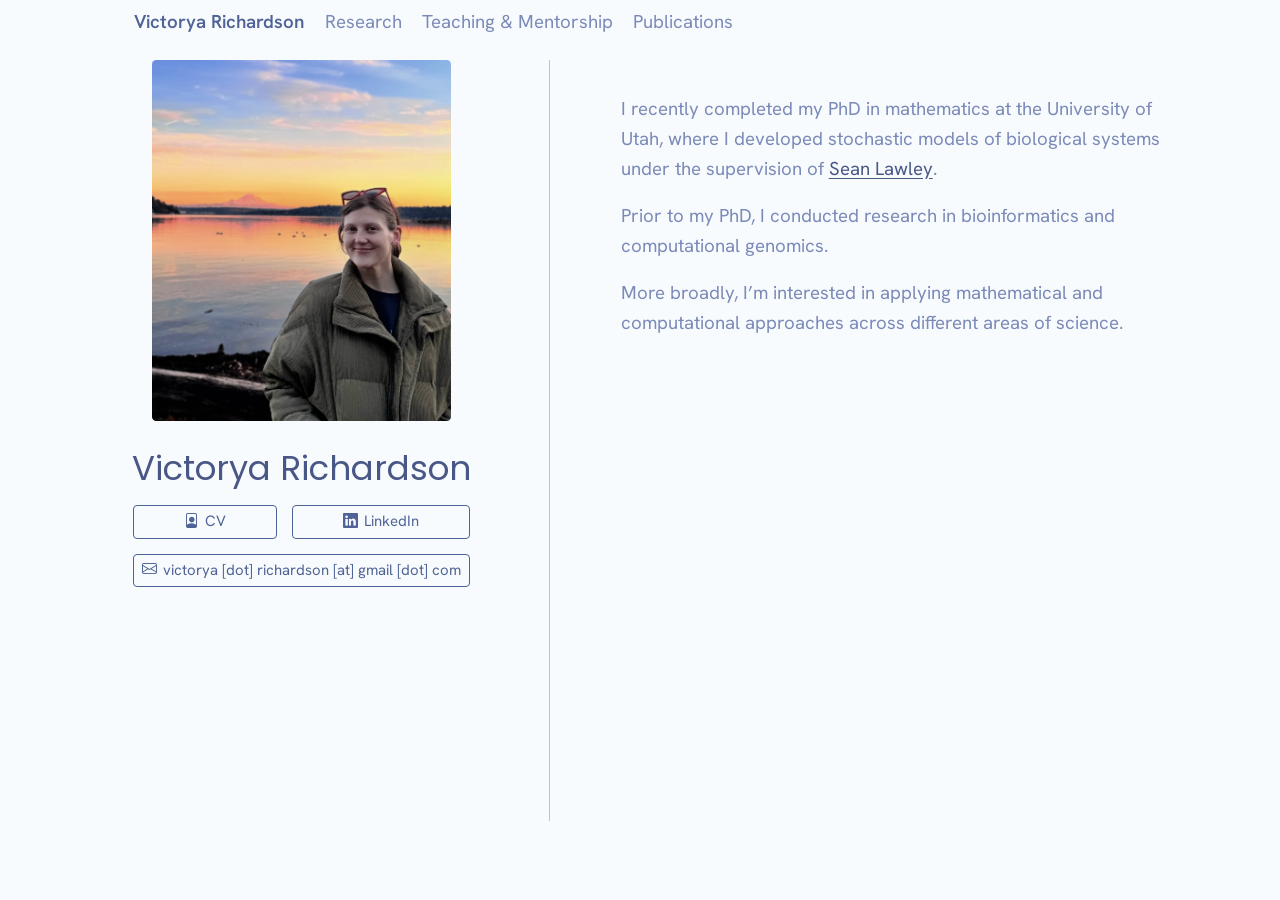
<file: index.html>
<!DOCTYPE html>
<html xmlns="http://www.w3.org/1999/xhtml" lang="en" xml:lang="en"><head>

<meta charset="utf-8">
<meta name="generator" content="quarto-1.10.18">

<meta name="viewport" content="width=device-width, initial-scale=1.0, user-scalable=yes">


<title>Victorya Richardson</title>
<style>
/* Default styles provided by pandoc.
** See https://pandoc.org/MANUAL.html#variables-for-html for config info.
*/
span.smallcaps{font-variant: small-caps;}
div.columns{display: flex; gap: 1.5em;}
div.column{flex: auto;}
@media screen {
div.columns{gap: min(4vw, 1.5em);}
div.column{overflow-x: auto;}
}
div.hanging-indent{margin-left: 1.5em; text-indent: -1.5em;}
ul.task-list{list-style: none;}
ul.task-list li input[type="checkbox"] {
  width: 0.8em;
  margin: 0 0.8em 0.2em -1em; /* quarto-specific, see https://github.com/quarto-dev/quarto-cli/issues/4556 */ 
  vertical-align: middle;
}
</style>


<script src="site_libs/quarto-nav/quarto-nav.js"></script>
<script src="site_libs/quarto-nav/headroom.min.js"></script>
<script src="site_libs/clipboard/clipboard.min.js"></script>
<script src="site_libs/quarto-html/quarto.js" type="module"></script>
<script src="site_libs/quarto-html/tabsets/tabsets.js" type="module"></script>
<script src="site_libs/quarto-html/popper.min.js"></script>
<script src="site_libs/quarto-html/tippy.umd.min.js"></script>
<link href="site_libs/quarto-html/tippy.css" rel="stylesheet">
<link href="site_libs/quarto-html/quarto-syntax-highlighting-64a204ab8560d761af7679ceaba22944.css" rel="stylesheet" class="quarto-color-scheme" id="quarto-text-highlighting-styles">
<link href="site_libs/quarto-html/quarto-syntax-highlighting-dark-b85bc7c33db8c58e0ec93c3465666fed.css" rel="stylesheet" class="quarto-color-scheme quarto-color-alternate" id="quarto-text-highlighting-styles">
<link href="site_libs/quarto-html/quarto-syntax-highlighting-64a204ab8560d761af7679ceaba22944.css" rel="stylesheet" class="quarto-color-scheme-extra" id="quarto-text-highlighting-styles">
<script src="site_libs/bootstrap/bootstrap.min.js"></script>
<link href="site_libs/bootstrap/bootstrap-icons.css" rel="stylesheet">
<link href="site_libs/bootstrap/bootstrap-d13599be659b31aaacc9b44a75b9adcc.min.css" rel="stylesheet" append-hash="true" class="quarto-color-scheme" id="quarto-bootstrap" data-mode="light">
<link href="site_libs/bootstrap/bootstrap-dark-3e5b2339313a4096a45ca24c7512d5c0.min.css" rel="stylesheet" append-hash="true" class="quarto-color-scheme quarto-color-alternate" id="quarto-bootstrap" data-mode="light">
<link href="site_libs/bootstrap/bootstrap-d13599be659b31aaacc9b44a75b9adcc.min.css" rel="stylesheet" append-hash="true" class="quarto-color-scheme-extra" id="quarto-bootstrap" data-mode="light">
<script id="quarto-search-options" type="application/json">{
  "language": {
    "search-no-results-text": "No results",
    "search-matching-documents-text": "matching documents",
    "search-copy-link-title": "Copy link to search",
    "search-hide-matches-text": "Hide additional matches",
    "search-more-match-text": "more match in this document",
    "search-more-matches-text": "more matches in this document",
    "search-clear-button-title": "Clear",
    "search-text-placeholder": "",
    "search-detached-cancel-button-title": "Cancel",
    "search-submit-button-title": "Submit",
    "search-label": "Search"
  }
}</script>


<link rel="stylesheet" href="styles.css">
</head>

<body class="nav-fixed quarto-light">

<div id="quarto-search-results"></div>
  <header id="quarto-header" class="headroom fixed-top">
    <nav class="navbar navbar-expand-lg " data-bs-theme="dark">
      <div class="navbar-container container-fluid">
          <button class="navbar-toggler" type="button" data-bs-toggle="collapse" data-bs-target="#navbarCollapse" aria-controls="navbarCollapse" role="menu" aria-expanded="false" aria-label="Toggle navigation" onclick="if (window.quartoToggleHeadroom) { window.quartoToggleHeadroom(); }">
  <span class="navbar-toggler-icon"></span>
</button>
          <div class="collapse navbar-collapse" id="navbarCollapse">
            <ul class="navbar-nav navbar-nav-scroll me-auto">
  <li class="nav-item">
    <a class="nav-link active" href="./index.html" aria-current="page"> 
<span class="menu-text">Victorya Richardson</span></a>
  </li>  
  <li class="nav-item">
    <a class="nav-link" href="./research/index.html"> 
<span class="menu-text">Research</span></a>
  </li>  
  <li class="nav-item">
    <a class="nav-link" href="./teaching-and-mentorship/index.html"> 
<span class="menu-text">Teaching &amp; Mentorship</span></a>
  </li>  
  <li class="nav-item">
    <a class="nav-link" href="./publications/index.html"> 
<span class="menu-text">Publications</span></a>
  </li>  
</ul>
          </div> <!-- /navcollapse -->
            <div class="quarto-navbar-tools">
</div>
      </div> <!-- /container-fluid -->
    </nav>
</header>
<!-- content -->
<div id="quarto-content" class="quarto-container page-columns page-rows-contents page-layout-full page-navbar">
<!-- sidebar -->
<!-- margin-sidebar -->
    
<!-- main -->
<div class="quarto-about-trestles column-page">
  <div class="about-entity">
    <img src="images/tory.png" alt="Victorya Richardson standing outdoors with Mount Rainier in the background." class="about-image
  rounded " style="width: 16em;">
<header id="title-block-header" class="quarto-title-block default">
<div class="quarto-title">
<h1 class="title">Victorya Richardson</h1>
</div>
<div class="quarto-title-meta column-page">
  </div>
</header>
    <div class="about-links">
  <a href="/files/Richardson_Resume.pdf" class="about-link" rel="noopener" target="_blank">
    <i class="bi bi-file-person"></i>
     <span class="about-link-text">CV</span>
  </a>
  <a href="https://www.linkedin.com/in/victorya-richardson/" class="about-link" rel="" target="">
    <i class="bi bi-linkedin"></i>
     <span class="about-link-text">LinkedIn</span>
  </a>
  <a href="mailto:victorya.richardson@gmail.com" class="about-link" rel="" target="">
    <i class="bi bi-envelope"></i>
     <span class="about-link-text">victorya [dot] richardson [at] gmail [dot] com</span>
  </a>
</div>
  </div>
  <div class="about-contents"><main class="content column-page" id="quarto-document-content">
<p>I recently completed my PhD in mathematics at the University of Utah, where I developed stochastic models of biological systems under the supervision of <a href="https://www.math.utah.edu/~lawley/">Sean Lawley</a>.</p>
<p>Prior to my PhD, I conducted research in bioinformatics and computational genomics.</p>
<p>More broadly, I’m interested in applying mathematical and computational approaches across different areas of science.</p>


</main></div>
</div>
 <!-- /main -->
 <!-- Cloudflare Web Analytics -->
<script defer="" src="https://static.cloudflareinsights.com/beacon.min.js" data-cf-beacon="{&quot;token&quot;:&quot;4432ab1c54954de4af74598034dc0b91&quot;}">
</script>
<!-- End Cloudflare Web Analytics -->
<script id="quarto-html-after-body" type="application/javascript">
  window.document.addEventListener("DOMContentLoaded", function (event) {
    const isCodeAnnotation = (el) => {
      for (const clz of el.classList) {
        if (clz.startsWith('code-annotation-')) {                     
          return true;
        }
      }
      return false;
    }
    const onCopySuccess = function(e) {
      // button target
      const button = e.trigger;
      // don't keep focus
      button.blur();
      // flash "checked"
      button.classList.add('code-copy-button-checked');
      var currentTitle = button.getAttribute("title");
      button.setAttribute("title", "Copied!");
      let tooltip;
      if (window.bootstrap) {
        button.setAttribute("data-bs-toggle", "tooltip");
        button.setAttribute("data-bs-placement", "left");
        button.setAttribute("data-bs-title", "Copied!");
        tooltip = new bootstrap.Tooltip(button, 
          { trigger: "manual", 
            customClass: "code-copy-button-tooltip",
            offset: [0, -8]});
        tooltip.show();    
      }
      setTimeout(function() {
        if (tooltip) {
          tooltip.hide();
          button.removeAttribute("data-bs-title");
          button.removeAttribute("data-bs-toggle");
          button.removeAttribute("data-bs-placement");
        }
        button.setAttribute("title", currentTitle);
        button.classList.remove('code-copy-button-checked');
      }, 1000);
      // clear code selection
      e.clearSelection();
    }
    const getTextToCopy = function(trigger) {
      const outerScaffold = trigger.parentElement.cloneNode(true);
      const codeEl = outerScaffold.querySelector('code');
      for (const childEl of codeEl.children) {
        if (isCodeAnnotation(childEl)) {
          childEl.remove();
        }
      }
      return codeEl.innerText;
    }
    const clipboard = new window.ClipboardJS('.code-copy-button:not([data-in-quarto-modal])', {
      text: getTextToCopy
    });
    clipboard.on('success', onCopySuccess);
    if (window.document.getElementById('quarto-embedded-source-code-modal')) {
      const clipboardModal = new window.ClipboardJS('.code-copy-button[data-in-quarto-modal]', {
        text: getTextToCopy,
        container: window.document.getElementById('quarto-embedded-source-code-modal')
      });
      clipboardModal.on('success', onCopySuccess);
    }
      var localhostRegex = new RegExp(/^(?:http|https):\/\/localhost\:?[0-9]*\//);
      var mailtoRegex = new RegExp(/^mailto:/);
        var filterRegex = new RegExp("https:\/\/victoryarichardson\.com");
      var isInternal = (href) => {
          return filterRegex.test(href) || localhostRegex.test(href) || mailtoRegex.test(href);
      }
      // Inspect non-navigation links and adorn them if external
     var links = window.document.querySelectorAll('a[href]:not(.nav-link):not(.navbar-brand):not(.toc-action):not(.sidebar-link):not(.sidebar-item-toggle):not(.pagination-link):not(.no-external):not([aria-hidden]):not(.dropdown-item):not(.quarto-navigation-tool):not(.about-link)');
      for (var i=0; i<links.length; i++) {
        const link = links[i];
        if (!isInternal(link.href)) {
          // undo the damage that might have been done by quarto-nav.js in the case of
          // links that we want to consider external
          if (link.dataset.originalHref !== undefined) {
            link.href = link.dataset.originalHref;
          }
        }
      }
    function tippyHover(el, contentFn, onTriggerFn, onUntriggerFn) {
      const config = {
        allowHTML: true,
        maxWidth: 500,
        delay: 100,
        arrow: false,
        appendTo: function(el) {
            return el.parentElement;
        },
        interactive: true,
        interactiveBorder: 10,
        theme: 'quarto',
        placement: 'bottom-start',
      };
      if (contentFn) {
        config.content = contentFn;
      }
      if (onTriggerFn) {
        config.onTrigger = onTriggerFn;
      }
      if (onUntriggerFn) {
        config.onUntrigger = onUntriggerFn;
      }
      window.tippy(el, config); 
    }
    const noterefs = window.document.querySelectorAll('a[role="doc-noteref"]');
    for (var i=0; i<noterefs.length; i++) {
      const ref = noterefs[i];
      tippyHover(ref, function() {
        // use id or data attribute instead here
        let href = ref.getAttribute('data-footnote-href') || ref.getAttribute('href');
        try { href = new URL(href).hash; } catch {}
        const id = href.replace(/^#\/?/, "");
        const note = window.document.getElementById(id);
        if (note) {
          return note.innerHTML;
        } else {
          return "";
        }
      });
    }
    const xrefs = window.document.querySelectorAll('a.quarto-xref');
    const processXRef = (id, note) => {
      // Strip column container classes
      const stripColumnClz = (el) => {
        el.classList.remove("page-full", "page-columns");
        if (el.children) {
          for (const child of el.children) {
            stripColumnClz(child);
          }
        }
      }
      stripColumnClz(note)
      if (id === null || id.startsWith('sec-')) {
        // Special case sections, only their first couple elements
        const container = document.createElement("div");
        if (note.children && note.children.length > 2) {
          container.appendChild(note.children[0].cloneNode(true));
          for (let i = 1; i < note.children.length; i++) {
            const child = note.children[i];
            if (child.tagName === "P" && child.innerText === "") {
              continue;
            } else {
              container.appendChild(child.cloneNode(true));
              break;
            }
          }
          if (window.Quarto?.typesetMath) {
            window.Quarto.typesetMath(container);
          }
          return container.innerHTML
        } else {
          if (window.Quarto?.typesetMath) {
            window.Quarto.typesetMath(note);
          }
          return note.innerHTML;
        }
      } else {
        // Remove any anchor links if they are present
        const anchorLink = note.querySelector('a.anchorjs-link');
        if (anchorLink) {
          anchorLink.remove();
        }
        if (window.Quarto?.typesetMath) {
          window.Quarto.typesetMath(note);
        }
        if (note.classList.contains("callout")) {
          return note.outerHTML;
        } else {
          return note.innerHTML;
        }
      }
    }
    for (var i=0; i<xrefs.length; i++) {
      const xref = xrefs[i];
      tippyHover(xref, undefined, function(instance) {
        instance.disable();
        let url = xref.getAttribute('href');
        let hash = undefined; 
        if (url.startsWith('#')) {
          hash = url;
        } else {
          try { hash = new URL(url).hash; } catch {}
        }
        if (hash) {
          const id = hash.replace(/^#\/?/, "");
          const note = window.document.getElementById(id);
          if (note !== null) {
            try {
              const html = processXRef(id, note.cloneNode(true));
              instance.setContent(html);
            } finally {
              instance.enable();
              instance.show();
            }
          } else {
            // See if we can fetch this
            fetch(url.split('#')[0])
            .then(res => res.text())
            .then(html => {
              const parser = new DOMParser();
              const htmlDoc = parser.parseFromString(html, "text/html");
              const note = htmlDoc.getElementById(id);
              if (note !== null) {
                const html = processXRef(id, note);
                instance.setContent(html);
              } 
            }).finally(() => {
              instance.enable();
              instance.show();
            });
          }
        } else {
          // See if we can fetch a full url (with no hash to target)
          // This is a special case and we should probably do some content thinning / targeting
          fetch(url)
          .then(res => res.text())
          .then(html => {
            const parser = new DOMParser();
            const htmlDoc = parser.parseFromString(html, "text/html");
            const note = htmlDoc.querySelector('main.content');
            if (note !== null) {
              // This should only happen for chapter cross references
              // (since there is no id in the URL)
              // remove the first header
              if (note.children.length > 0 && note.children[0].tagName === "HEADER") {
                note.children[0].remove();
              }
              const html = processXRef(null, note);
              instance.setContent(html);
            } 
          }).finally(() => {
            instance.enable();
            instance.show();
          });
        }
      }, function(instance) {
      });
    }
        let selectedAnnoteEl;
        const selectorForAnnotation = ( cell, annotation) => {
          let cellAttr = 'data-code-cell="' + cell + '"';
          let lineAttr = 'data-code-annotation="' +  annotation + '"';
          const selector = 'span[' + cellAttr + '][' + lineAttr + ']';
          return selector;
        }
        const selectCodeLines = (annoteEl) => {
          const doc = window.document;
          const targetCell = annoteEl.getAttribute("data-target-cell");
          const targetAnnotation = annoteEl.getAttribute("data-target-annotation");
          const annoteSpan = window.document.querySelector(selectorForAnnotation(targetCell, targetAnnotation));
          const lines = annoteSpan.getAttribute("data-code-lines").split(",");
          const lineIds = lines.map((line) => {
            return targetCell + "-" + line;
          })
          let top = null;
          let height = null;
          let parent = null;
          if (lineIds.length > 0) {
              //compute the position of the single el (top and bottom and make a div)
              const el = window.document.getElementById(lineIds[0]);
              top = el.offsetTop;
              height = el.offsetHeight;
              parent = el.parentElement.parentElement;
            if (lineIds.length > 1) {
              const lastEl = window.document.getElementById(lineIds[lineIds.length - 1]);
              const bottom = lastEl.offsetTop + lastEl.offsetHeight;
              height = bottom - top;
            }
            if (top !== null && height !== null && parent !== null) {
              // cook up a div (if necessary) and position it 
              let div = window.document.getElementById("code-annotation-line-highlight");
              if (div === null) {
                div = window.document.createElement("div");
                div.setAttribute("id", "code-annotation-line-highlight");
                div.style.position = 'absolute';
                parent.appendChild(div);
              }
              div.style.top = top - 2 + "px";
              div.style.height = height + 4 + "px";
              div.style.left = 0;
              let gutterDiv = window.document.getElementById("code-annotation-line-highlight-gutter");
              if (gutterDiv === null) {
                gutterDiv = window.document.createElement("div");
                gutterDiv.setAttribute("id", "code-annotation-line-highlight-gutter");
                gutterDiv.style.position = 'absolute';
                const codeCell = window.document.getElementById(targetCell);
                const gutter = codeCell.querySelector('.code-annotation-gutter');
                gutter.appendChild(gutterDiv);
              }
              gutterDiv.style.top = top - 2 + "px";
              gutterDiv.style.height = height + 4 + "px";
            }
            selectedAnnoteEl = annoteEl;
          }
        };
        const unselectCodeLines = () => {
          const elementsIds = ["code-annotation-line-highlight", "code-annotation-line-highlight-gutter"];
          elementsIds.forEach((elId) => {
            const div = window.document.getElementById(elId);
            if (div) {
              div.remove();
            }
          });
          selectedAnnoteEl = undefined;
        };
          // Handle positioning of the toggle
      window.addEventListener(
        "resize",
        throttle(() => {
          elRect = undefined;
          if (selectedAnnoteEl) {
            selectCodeLines(selectedAnnoteEl);
          }
        }, 10)
      );
      function throttle(fn, ms) {
      let throttle = false;
      let timer;
        return (...args) => {
          if(!throttle) { // first call gets through
              fn.apply(this, args);
              throttle = true;
          } else { // all the others get throttled
              if(timer) clearTimeout(timer); // cancel #2
              timer = setTimeout(() => {
                fn.apply(this, args);
                timer = throttle = false;
              }, ms);
          }
        };
      }
        // Attach click handler to the DT
        const annoteDls = window.document.querySelectorAll('dt[data-target-cell]');
        for (const annoteDlNode of annoteDls) {
          annoteDlNode.addEventListener('click', (event) => {
            const clickedEl = event.target;
            if (clickedEl !== selectedAnnoteEl) {
              unselectCodeLines();
              const activeEl = window.document.querySelector('dt[data-target-cell].code-annotation-active');
              if (activeEl) {
                activeEl.classList.remove('code-annotation-active');
              }
              selectCodeLines(clickedEl);
              clickedEl.classList.add('code-annotation-active');
            } else {
              // Unselect the line
              unselectCodeLines();
              clickedEl.classList.remove('code-annotation-active');
            }
          });
        }
    const findCites = (el) => {
      const parentEl = el.parentElement;
      if (parentEl) {
        const cites = parentEl.dataset.cites;
        if (cites) {
          return {
            el,
            cites: cites.split(' ')
          };
        } else {
          return findCites(el.parentElement)
        }
      } else {
        return undefined;
      }
    };
    var bibliorefs = window.document.querySelectorAll('a[role="doc-biblioref"]');
    for (var i=0; i<bibliorefs.length; i++) {
      const ref = bibliorefs[i];
      const citeInfo = findCites(ref);
      if (citeInfo) {
        tippyHover(citeInfo.el, function() {
          var popup = window.document.createElement('div');
          citeInfo.cites.forEach(function(cite) {
            var citeDiv = window.document.createElement('div');
            citeDiv.classList.add('hanging-indent');
            citeDiv.classList.add('csl-entry');
            var biblioDiv = window.document.getElementById('ref-' + cite);
            if (biblioDiv) {
              citeDiv.innerHTML = biblioDiv.innerHTML;
            }
            popup.appendChild(citeDiv);
          });
          return popup.innerHTML;
        });
      }
    }
  });
  </script>
</div> <!-- /content -->




</body></html>
</file>
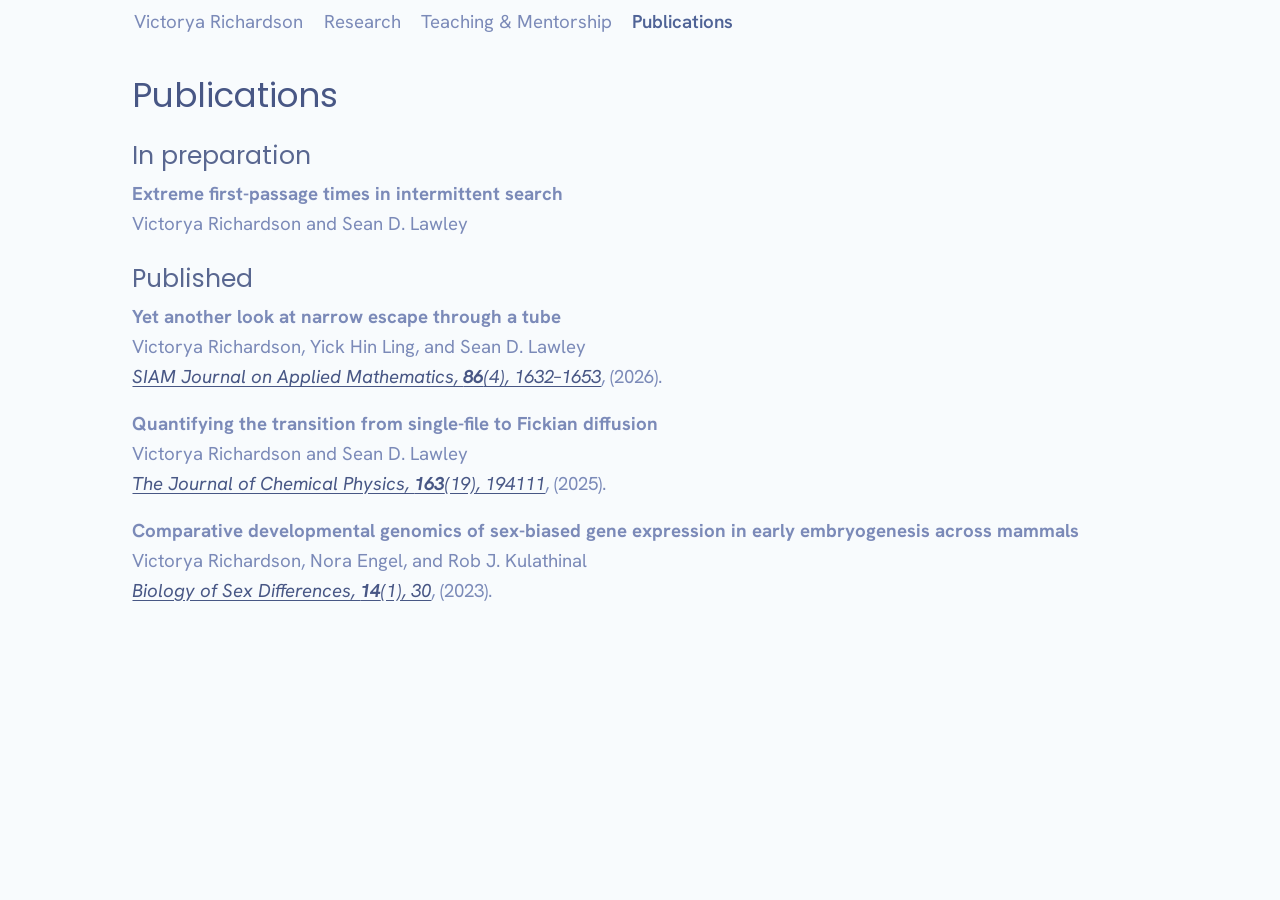
<file: publications/index.html>
<!DOCTYPE html>
<html xmlns="http://www.w3.org/1999/xhtml" lang="en" xml:lang="en"><head>

<meta charset="utf-8">
<meta name="generator" content="quarto-1.10.18">

<meta name="viewport" content="width=device-width, initial-scale=1.0, user-scalable=yes">


<title>Publications</title>
<style>
/* Default styles provided by pandoc.
** See https://pandoc.org/MANUAL.html#variables-for-html for config info.
*/
span.smallcaps{font-variant: small-caps;}
div.columns{display: flex; gap: 1.5em;}
div.column{flex: auto;}
@media screen {
div.columns{gap: min(4vw, 1.5em);}
div.column{overflow-x: auto;}
}
div.hanging-indent{margin-left: 1.5em; text-indent: -1.5em;}
ul.task-list{list-style: none;}
ul.task-list li input[type="checkbox"] {
  width: 0.8em;
  margin: 0 0.8em 0.2em -1em; /* quarto-specific, see https://github.com/quarto-dev/quarto-cli/issues/4556 */ 
  vertical-align: middle;
}
</style>


<script src="../site_libs/quarto-nav/quarto-nav.js"></script>
<script src="../site_libs/quarto-nav/headroom.min.js"></script>
<script src="../site_libs/clipboard/clipboard.min.js"></script>
<script src="../site_libs/quarto-html/quarto.js" type="module"></script>
<script src="../site_libs/quarto-html/tabsets/tabsets.js" type="module"></script>
<script src="../site_libs/quarto-html/popper.min.js"></script>
<script src="../site_libs/quarto-html/tippy.umd.min.js"></script>
<link href="../site_libs/quarto-html/tippy.css" rel="stylesheet">
<link href="../site_libs/quarto-html/quarto-syntax-highlighting-64a204ab8560d761af7679ceaba22944.css" rel="stylesheet" class="quarto-color-scheme" id="quarto-text-highlighting-styles">
<link href="../site_libs/quarto-html/quarto-syntax-highlighting-dark-b85bc7c33db8c58e0ec93c3465666fed.css" rel="stylesheet" class="quarto-color-scheme quarto-color-alternate" id="quarto-text-highlighting-styles">
<link href="../site_libs/quarto-html/quarto-syntax-highlighting-64a204ab8560d761af7679ceaba22944.css" rel="stylesheet" class="quarto-color-scheme-extra" id="quarto-text-highlighting-styles">
<script src="../site_libs/bootstrap/bootstrap.min.js"></script>
<link href="../site_libs/bootstrap/bootstrap-icons.css" rel="stylesheet">
<link href="../site_libs/bootstrap/bootstrap-d13599be659b31aaacc9b44a75b9adcc.min.css" rel="stylesheet" append-hash="true" class="quarto-color-scheme" id="quarto-bootstrap" data-mode="light">
<link href="../site_libs/bootstrap/bootstrap-dark-3e5b2339313a4096a45ca24c7512d5c0.min.css" rel="stylesheet" append-hash="true" class="quarto-color-scheme quarto-color-alternate" id="quarto-bootstrap" data-mode="light">
<link href="../site_libs/bootstrap/bootstrap-d13599be659b31aaacc9b44a75b9adcc.min.css" rel="stylesheet" append-hash="true" class="quarto-color-scheme-extra" id="quarto-bootstrap" data-mode="light">
<script id="quarto-search-options" type="application/json">{
  "language": {
    "search-no-results-text": "No results",
    "search-matching-documents-text": "matching documents",
    "search-copy-link-title": "Copy link to search",
    "search-hide-matches-text": "Hide additional matches",
    "search-more-match-text": "more match in this document",
    "search-more-matches-text": "more matches in this document",
    "search-clear-button-title": "Clear",
    "search-text-placeholder": "",
    "search-detached-cancel-button-title": "Cancel",
    "search-submit-button-title": "Submit",
    "search-label": "Search"
  }
}</script>


<link rel="stylesheet" href="../styles.css">
</head>

<body class="nav-fixed quarto-light">

<div id="quarto-search-results"></div>
  <header id="quarto-header" class="headroom fixed-top">
    <nav class="navbar navbar-expand-lg " data-bs-theme="dark">
      <div class="navbar-container container-fluid">
          <button class="navbar-toggler" type="button" data-bs-toggle="collapse" data-bs-target="#navbarCollapse" aria-controls="navbarCollapse" role="menu" aria-expanded="false" aria-label="Toggle navigation" onclick="if (window.quartoToggleHeadroom) { window.quartoToggleHeadroom(); }">
  <span class="navbar-toggler-icon"></span>
</button>
          <div class="collapse navbar-collapse" id="navbarCollapse">
            <ul class="navbar-nav navbar-nav-scroll me-auto">
  <li class="nav-item">
    <a class="nav-link" href="../index.html"> 
<span class="menu-text">Victorya Richardson</span></a>
  </li>  
  <li class="nav-item">
    <a class="nav-link" href="../research/index.html"> 
<span class="menu-text">Research</span></a>
  </li>  
  <li class="nav-item">
    <a class="nav-link" href="../teaching-and-mentorship/index.html"> 
<span class="menu-text">Teaching &amp; Mentorship</span></a>
  </li>  
  <li class="nav-item">
    <a class="nav-link active" href="../publications/index.html" aria-current="page"> 
<span class="menu-text">Publications</span></a>
  </li>  
</ul>
          </div> <!-- /navcollapse -->
            <div class="quarto-navbar-tools">
</div>
      </div> <!-- /container-fluid -->
    </nav>
</header>
<!-- content -->
<div id="quarto-content" class="quarto-container page-columns page-rows-contents page-layout-full page-navbar">
<!-- sidebar -->
<!-- margin-sidebar -->
    
<!-- main -->
<main class="content column-page" id="quarto-document-content">

<header id="title-block-header" class="quarto-title-block default">
<div class="quarto-title">
<h1 class="title">Publications</h1>
</div>



<div class="quarto-title-meta column-page">

    
  
    
  </div>
  


</header>


<section id="in-preparation" class="level3">
<h3 data-anchor-id="in-preparation">In preparation</h3>
<div id="facilitated-diffusion">
<p><strong>Extreme first-passage times in intermittent search</strong><br>
Victorya Richardson and Sean D. Lawley</p>
</div>
</section>
<section id="published" class="level3">
<h3 data-anchor-id="published">Published</h3>
<div id="narrow-escape">
<p><strong>Yet another look at narrow escape through a tube</strong><br>
Victorya Richardson, Yick Hin Ling, and Sean D. Lawley<br>
<em><a href="https://doi.org/10.1137/25M1824197">SIAM Journal on Applied Mathematics, <strong>86</strong>(4), 1632–1653</a></em>, (2026).</p>
</div>
<div id="quasi-single-file">
<p><strong>Quantifying the transition from single-file to Fickian diffusion</strong><br>
Victorya Richardson and Sean D. Lawley<br>
<em><a href="https://doi.org/10.1063/5.0303079">The Journal of Chemical Physics, <strong>163</strong>(19), 194111</a></em>, (2025).</p>
</div>
<div id="comparative-developmental-genomics">
<p><strong>Comparative developmental genomics of sex-biased gene expression in early embryogenesis across mammals</strong><br>
Victorya Richardson, Nora Engel, and Rob J. Kulathinal<br>
<em><a href="https://doi.org/10.1186/s13293-023-00520-z">Biology of Sex Differences, <strong>14</strong>(1), 30</a></em>, (2023).</p>
</div>


</section>

</main> <!-- /main -->
 <!-- Cloudflare Web Analytics -->
<script defer="" src="https://static.cloudflareinsights.com/beacon.min.js" data-cf-beacon="{&quot;token&quot;:&quot;4432ab1c54954de4af74598034dc0b91&quot;}">
</script>
<!-- End Cloudflare Web Analytics -->
<script id="quarto-html-after-body" type="application/javascript">
  window.document.addEventListener("DOMContentLoaded", function (event) {
    const isCodeAnnotation = (el) => {
      for (const clz of el.classList) {
        if (clz.startsWith('code-annotation-')) {                     
          return true;
        }
      }
      return false;
    }
    const onCopySuccess = function(e) {
      // button target
      const button = e.trigger;
      // don't keep focus
      button.blur();
      // flash "checked"
      button.classList.add('code-copy-button-checked');
      var currentTitle = button.getAttribute("title");
      button.setAttribute("title", "Copied!");
      let tooltip;
      if (window.bootstrap) {
        button.setAttribute("data-bs-toggle", "tooltip");
        button.setAttribute("data-bs-placement", "left");
        button.setAttribute("data-bs-title", "Copied!");
        tooltip = new bootstrap.Tooltip(button, 
          { trigger: "manual", 
            customClass: "code-copy-button-tooltip",
            offset: [0, -8]});
        tooltip.show();    
      }
      setTimeout(function() {
        if (tooltip) {
          tooltip.hide();
          button.removeAttribute("data-bs-title");
          button.removeAttribute("data-bs-toggle");
          button.removeAttribute("data-bs-placement");
        }
        button.setAttribute("title", currentTitle);
        button.classList.remove('code-copy-button-checked');
      }, 1000);
      // clear code selection
      e.clearSelection();
    }
    const getTextToCopy = function(trigger) {
      const outerScaffold = trigger.parentElement.cloneNode(true);
      const codeEl = outerScaffold.querySelector('code');
      for (const childEl of codeEl.children) {
        if (isCodeAnnotation(childEl)) {
          childEl.remove();
        }
      }
      return codeEl.innerText;
    }
    const clipboard = new window.ClipboardJS('.code-copy-button:not([data-in-quarto-modal])', {
      text: getTextToCopy
    });
    clipboard.on('success', onCopySuccess);
    if (window.document.getElementById('quarto-embedded-source-code-modal')) {
      const clipboardModal = new window.ClipboardJS('.code-copy-button[data-in-quarto-modal]', {
        text: getTextToCopy,
        container: window.document.getElementById('quarto-embedded-source-code-modal')
      });
      clipboardModal.on('success', onCopySuccess);
    }
      var localhostRegex = new RegExp(/^(?:http|https):\/\/localhost\:?[0-9]*\//);
      var mailtoRegex = new RegExp(/^mailto:/);
        var filterRegex = new RegExp("https:\/\/victoryarichardson\.com");
      var isInternal = (href) => {
          return filterRegex.test(href) || localhostRegex.test(href) || mailtoRegex.test(href);
      }
      // Inspect non-navigation links and adorn them if external
     var links = window.document.querySelectorAll('a[href]:not(.nav-link):not(.navbar-brand):not(.toc-action):not(.sidebar-link):not(.sidebar-item-toggle):not(.pagination-link):not(.no-external):not([aria-hidden]):not(.dropdown-item):not(.quarto-navigation-tool):not(.about-link)');
      for (var i=0; i<links.length; i++) {
        const link = links[i];
        if (!isInternal(link.href)) {
          // undo the damage that might have been done by quarto-nav.js in the case of
          // links that we want to consider external
          if (link.dataset.originalHref !== undefined) {
            link.href = link.dataset.originalHref;
          }
        }
      }
    function tippyHover(el, contentFn, onTriggerFn, onUntriggerFn) {
      const config = {
        allowHTML: true,
        maxWidth: 500,
        delay: 100,
        arrow: false,
        appendTo: function(el) {
            return el.parentElement;
        },
        interactive: true,
        interactiveBorder: 10,
        theme: 'quarto',
        placement: 'bottom-start',
      };
      if (contentFn) {
        config.content = contentFn;
      }
      if (onTriggerFn) {
        config.onTrigger = onTriggerFn;
      }
      if (onUntriggerFn) {
        config.onUntrigger = onUntriggerFn;
      }
      window.tippy(el, config); 
    }
    const noterefs = window.document.querySelectorAll('a[role="doc-noteref"]');
    for (var i=0; i<noterefs.length; i++) {
      const ref = noterefs[i];
      tippyHover(ref, function() {
        // use id or data attribute instead here
        let href = ref.getAttribute('data-footnote-href') || ref.getAttribute('href');
        try { href = new URL(href).hash; } catch {}
        const id = href.replace(/^#\/?/, "");
        const note = window.document.getElementById(id);
        if (note) {
          return note.innerHTML;
        } else {
          return "";
        }
      });
    }
    const xrefs = window.document.querySelectorAll('a.quarto-xref');
    const processXRef = (id, note) => {
      // Strip column container classes
      const stripColumnClz = (el) => {
        el.classList.remove("page-full", "page-columns");
        if (el.children) {
          for (const child of el.children) {
            stripColumnClz(child);
          }
        }
      }
      stripColumnClz(note)
      if (id === null || id.startsWith('sec-')) {
        // Special case sections, only their first couple elements
        const container = document.createElement("div");
        if (note.children && note.children.length > 2) {
          container.appendChild(note.children[0].cloneNode(true));
          for (let i = 1; i < note.children.length; i++) {
            const child = note.children[i];
            if (child.tagName === "P" && child.innerText === "") {
              continue;
            } else {
              container.appendChild(child.cloneNode(true));
              break;
            }
          }
          if (window.Quarto?.typesetMath) {
            window.Quarto.typesetMath(container);
          }
          return container.innerHTML
        } else {
          if (window.Quarto?.typesetMath) {
            window.Quarto.typesetMath(note);
          }
          return note.innerHTML;
        }
      } else {
        // Remove any anchor links if they are present
        const anchorLink = note.querySelector('a.anchorjs-link');
        if (anchorLink) {
          anchorLink.remove();
        }
        if (window.Quarto?.typesetMath) {
          window.Quarto.typesetMath(note);
        }
        if (note.classList.contains("callout")) {
          return note.outerHTML;
        } else {
          return note.innerHTML;
        }
      }
    }
    for (var i=0; i<xrefs.length; i++) {
      const xref = xrefs[i];
      tippyHover(xref, undefined, function(instance) {
        instance.disable();
        let url = xref.getAttribute('href');
        let hash = undefined; 
        if (url.startsWith('#')) {
          hash = url;
        } else {
          try { hash = new URL(url).hash; } catch {}
        }
        if (hash) {
          const id = hash.replace(/^#\/?/, "");
          const note = window.document.getElementById(id);
          if (note !== null) {
            try {
              const html = processXRef(id, note.cloneNode(true));
              instance.setContent(html);
            } finally {
              instance.enable();
              instance.show();
            }
          } else {
            // See if we can fetch this
            fetch(url.split('#')[0])
            .then(res => res.text())
            .then(html => {
              const parser = new DOMParser();
              const htmlDoc = parser.parseFromString(html, "text/html");
              const note = htmlDoc.getElementById(id);
              if (note !== null) {
                const html = processXRef(id, note);
                instance.setContent(html);
              } 
            }).finally(() => {
              instance.enable();
              instance.show();
            });
          }
        } else {
          // See if we can fetch a full url (with no hash to target)
          // This is a special case and we should probably do some content thinning / targeting
          fetch(url)
          .then(res => res.text())
          .then(html => {
            const parser = new DOMParser();
            const htmlDoc = parser.parseFromString(html, "text/html");
            const note = htmlDoc.querySelector('main.content');
            if (note !== null) {
              // This should only happen for chapter cross references
              // (since there is no id in the URL)
              // remove the first header
              if (note.children.length > 0 && note.children[0].tagName === "HEADER") {
                note.children[0].remove();
              }
              const html = processXRef(null, note);
              instance.setContent(html);
            } 
          }).finally(() => {
            instance.enable();
            instance.show();
          });
        }
      }, function(instance) {
      });
    }
        let selectedAnnoteEl;
        const selectorForAnnotation = ( cell, annotation) => {
          let cellAttr = 'data-code-cell="' + cell + '"';
          let lineAttr = 'data-code-annotation="' +  annotation + '"';
          const selector = 'span[' + cellAttr + '][' + lineAttr + ']';
          return selector;
        }
        const selectCodeLines = (annoteEl) => {
          const doc = window.document;
          const targetCell = annoteEl.getAttribute("data-target-cell");
          const targetAnnotation = annoteEl.getAttribute("data-target-annotation");
          const annoteSpan = window.document.querySelector(selectorForAnnotation(targetCell, targetAnnotation));
          const lines = annoteSpan.getAttribute("data-code-lines").split(",");
          const lineIds = lines.map((line) => {
            return targetCell + "-" + line;
          })
          let top = null;
          let height = null;
          let parent = null;
          if (lineIds.length > 0) {
              //compute the position of the single el (top and bottom and make a div)
              const el = window.document.getElementById(lineIds[0]);
              top = el.offsetTop;
              height = el.offsetHeight;
              parent = el.parentElement.parentElement;
            if (lineIds.length > 1) {
              const lastEl = window.document.getElementById(lineIds[lineIds.length - 1]);
              const bottom = lastEl.offsetTop + lastEl.offsetHeight;
              height = bottom - top;
            }
            if (top !== null && height !== null && parent !== null) {
              // cook up a div (if necessary) and position it 
              let div = window.document.getElementById("code-annotation-line-highlight");
              if (div === null) {
                div = window.document.createElement("div");
                div.setAttribute("id", "code-annotation-line-highlight");
                div.style.position = 'absolute';
                parent.appendChild(div);
              }
              div.style.top = top - 2 + "px";
              div.style.height = height + 4 + "px";
              div.style.left = 0;
              let gutterDiv = window.document.getElementById("code-annotation-line-highlight-gutter");
              if (gutterDiv === null) {
                gutterDiv = window.document.createElement("div");
                gutterDiv.setAttribute("id", "code-annotation-line-highlight-gutter");
                gutterDiv.style.position = 'absolute';
                const codeCell = window.document.getElementById(targetCell);
                const gutter = codeCell.querySelector('.code-annotation-gutter');
                gutter.appendChild(gutterDiv);
              }
              gutterDiv.style.top = top - 2 + "px";
              gutterDiv.style.height = height + 4 + "px";
            }
            selectedAnnoteEl = annoteEl;
          }
        };
        const unselectCodeLines = () => {
          const elementsIds = ["code-annotation-line-highlight", "code-annotation-line-highlight-gutter"];
          elementsIds.forEach((elId) => {
            const div = window.document.getElementById(elId);
            if (div) {
              div.remove();
            }
          });
          selectedAnnoteEl = undefined;
        };
          // Handle positioning of the toggle
      window.addEventListener(
        "resize",
        throttle(() => {
          elRect = undefined;
          if (selectedAnnoteEl) {
            selectCodeLines(selectedAnnoteEl);
          }
        }, 10)
      );
      function throttle(fn, ms) {
      let throttle = false;
      let timer;
        return (...args) => {
          if(!throttle) { // first call gets through
              fn.apply(this, args);
              throttle = true;
          } else { // all the others get throttled
              if(timer) clearTimeout(timer); // cancel #2
              timer = setTimeout(() => {
                fn.apply(this, args);
                timer = throttle = false;
              }, ms);
          }
        };
      }
        // Attach click handler to the DT
        const annoteDls = window.document.querySelectorAll('dt[data-target-cell]');
        for (const annoteDlNode of annoteDls) {
          annoteDlNode.addEventListener('click', (event) => {
            const clickedEl = event.target;
            if (clickedEl !== selectedAnnoteEl) {
              unselectCodeLines();
              const activeEl = window.document.querySelector('dt[data-target-cell].code-annotation-active');
              if (activeEl) {
                activeEl.classList.remove('code-annotation-active');
              }
              selectCodeLines(clickedEl);
              clickedEl.classList.add('code-annotation-active');
            } else {
              // Unselect the line
              unselectCodeLines();
              clickedEl.classList.remove('code-annotation-active');
            }
          });
        }
    const findCites = (el) => {
      const parentEl = el.parentElement;
      if (parentEl) {
        const cites = parentEl.dataset.cites;
        if (cites) {
          return {
            el,
            cites: cites.split(' ')
          };
        } else {
          return findCites(el.parentElement)
        }
      } else {
        return undefined;
      }
    };
    var bibliorefs = window.document.querySelectorAll('a[role="doc-biblioref"]');
    for (var i=0; i<bibliorefs.length; i++) {
      const ref = bibliorefs[i];
      const citeInfo = findCites(ref);
      if (citeInfo) {
        tippyHover(citeInfo.el, function() {
          var popup = window.document.createElement('div');
          citeInfo.cites.forEach(function(cite) {
            var citeDiv = window.document.createElement('div');
            citeDiv.classList.add('hanging-indent');
            citeDiv.classList.add('csl-entry');
            var biblioDiv = window.document.getElementById('ref-' + cite);
            if (biblioDiv) {
              citeDiv.innerHTML = biblioDiv.innerHTML;
            }
            popup.appendChild(citeDiv);
          });
          return popup.innerHTML;
        });
      }
    }
  });
  </script>
</div> <!-- /content -->




</body></html>
</file>
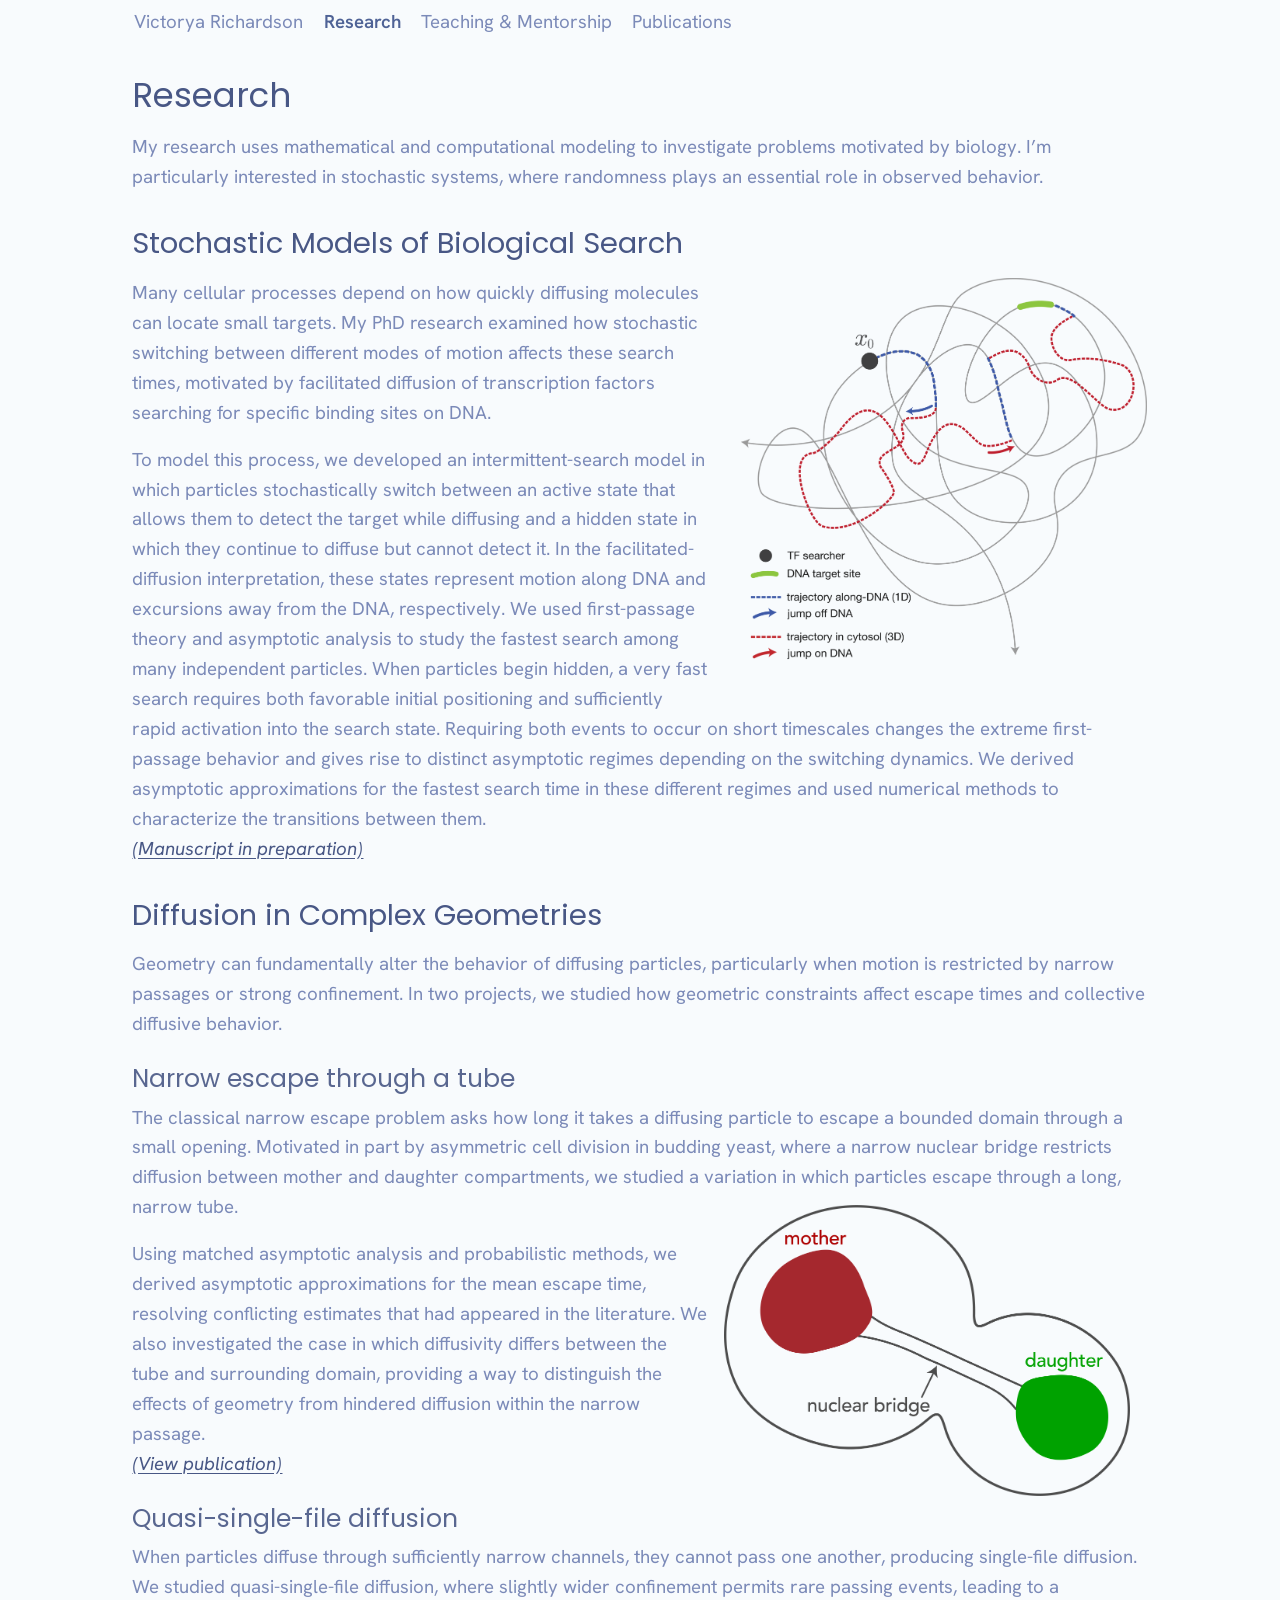
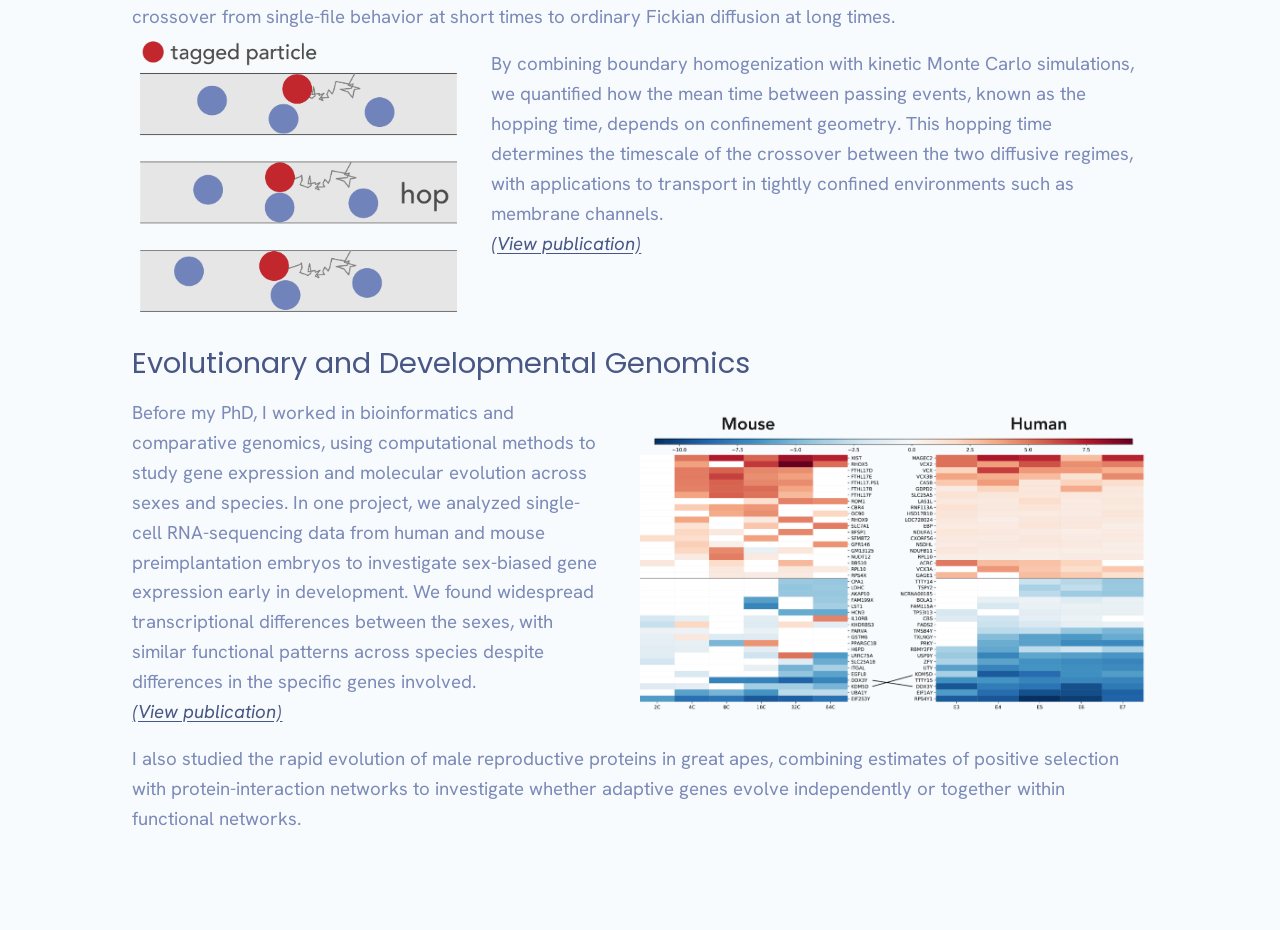
<file: research/index.html>
<!DOCTYPE html>
<html xmlns="http://www.w3.org/1999/xhtml" lang="en" xml:lang="en"><head>

<meta charset="utf-8">
<meta name="generator" content="quarto-1.10.18">

<meta name="viewport" content="width=device-width, initial-scale=1.0, user-scalable=yes">


<title>Research</title>
<style>
/* Default styles provided by pandoc.
** See https://pandoc.org/MANUAL.html#variables-for-html for config info.
*/
span.smallcaps{font-variant: small-caps;}
div.columns{display: flex; gap: 1.5em;}
div.column{flex: auto;}
@media screen {
div.columns{gap: min(4vw, 1.5em);}
div.column{overflow-x: auto;}
}
div.hanging-indent{margin-left: 1.5em; text-indent: -1.5em;}
ul.task-list{list-style: none;}
ul.task-list li input[type="checkbox"] {
  width: 0.8em;
  margin: 0 0.8em 0.2em -1em; /* quarto-specific, see https://github.com/quarto-dev/quarto-cli/issues/4556 */ 
  vertical-align: middle;
}
</style>


<script src="../site_libs/quarto-nav/quarto-nav.js"></script>
<script src="../site_libs/quarto-nav/headroom.min.js"></script>
<script src="../site_libs/clipboard/clipboard.min.js"></script>
<script src="../site_libs/quarto-html/quarto.js" type="module"></script>
<script src="../site_libs/quarto-html/tabsets/tabsets.js" type="module"></script>
<script src="../site_libs/quarto-html/popper.min.js"></script>
<script src="../site_libs/quarto-html/tippy.umd.min.js"></script>
<link href="../site_libs/quarto-html/tippy.css" rel="stylesheet">
<link href="../site_libs/quarto-html/quarto-syntax-highlighting-64a204ab8560d761af7679ceaba22944.css" rel="stylesheet" class="quarto-color-scheme" id="quarto-text-highlighting-styles">
<link href="../site_libs/quarto-html/quarto-syntax-highlighting-dark-b85bc7c33db8c58e0ec93c3465666fed.css" rel="stylesheet" class="quarto-color-scheme quarto-color-alternate" id="quarto-text-highlighting-styles">
<link href="../site_libs/quarto-html/quarto-syntax-highlighting-64a204ab8560d761af7679ceaba22944.css" rel="stylesheet" class="quarto-color-scheme-extra" id="quarto-text-highlighting-styles">
<script src="../site_libs/bootstrap/bootstrap.min.js"></script>
<link href="../site_libs/bootstrap/bootstrap-icons.css" rel="stylesheet">
<link href="../site_libs/bootstrap/bootstrap-d13599be659b31aaacc9b44a75b9adcc.min.css" rel="stylesheet" append-hash="true" class="quarto-color-scheme" id="quarto-bootstrap" data-mode="light">
<link href="../site_libs/bootstrap/bootstrap-dark-3e5b2339313a4096a45ca24c7512d5c0.min.css" rel="stylesheet" append-hash="true" class="quarto-color-scheme quarto-color-alternate" id="quarto-bootstrap" data-mode="light">
<link href="../site_libs/bootstrap/bootstrap-d13599be659b31aaacc9b44a75b9adcc.min.css" rel="stylesheet" append-hash="true" class="quarto-color-scheme-extra" id="quarto-bootstrap" data-mode="light">
<script id="quarto-search-options" type="application/json">{
  "language": {
    "search-no-results-text": "No results",
    "search-matching-documents-text": "matching documents",
    "search-copy-link-title": "Copy link to search",
    "search-hide-matches-text": "Hide additional matches",
    "search-more-match-text": "more match in this document",
    "search-more-matches-text": "more matches in this document",
    "search-clear-button-title": "Clear",
    "search-text-placeholder": "",
    "search-detached-cancel-button-title": "Cancel",
    "search-submit-button-title": "Submit",
    "search-label": "Search"
  }
}</script>


<link rel="stylesheet" href="../styles.css">
</head>

<body class="nav-fixed quarto-light">

<div id="quarto-search-results"></div>
  <header id="quarto-header" class="headroom fixed-top">
    <nav class="navbar navbar-expand-lg " data-bs-theme="dark">
      <div class="navbar-container container-fluid">
          <button class="navbar-toggler" type="button" data-bs-toggle="collapse" data-bs-target="#navbarCollapse" aria-controls="navbarCollapse" role="menu" aria-expanded="false" aria-label="Toggle navigation" onclick="if (window.quartoToggleHeadroom) { window.quartoToggleHeadroom(); }">
  <span class="navbar-toggler-icon"></span>
</button>
          <div class="collapse navbar-collapse" id="navbarCollapse">
            <ul class="navbar-nav navbar-nav-scroll me-auto">
  <li class="nav-item">
    <a class="nav-link" href="../index.html"> 
<span class="menu-text">Victorya Richardson</span></a>
  </li>  
  <li class="nav-item">
    <a class="nav-link active" href="../research/index.html" aria-current="page"> 
<span class="menu-text">Research</span></a>
  </li>  
  <li class="nav-item">
    <a class="nav-link" href="../teaching-and-mentorship/index.html"> 
<span class="menu-text">Teaching &amp; Mentorship</span></a>
  </li>  
  <li class="nav-item">
    <a class="nav-link" href="../publications/index.html"> 
<span class="menu-text">Publications</span></a>
  </li>  
</ul>
          </div> <!-- /navcollapse -->
            <div class="quarto-navbar-tools">
</div>
      </div> <!-- /container-fluid -->
    </nav>
</header>
<!-- content -->
<div id="quarto-content" class="quarto-container page-columns page-rows-contents page-layout-full page-navbar">
<!-- sidebar -->
<!-- margin-sidebar -->
    
<!-- main -->
<main class="content column-page" id="quarto-document-content">

<header id="title-block-header" class="quarto-title-block default">
<div class="quarto-title">
<h1 class="title">Research</h1>
</div>



<div class="quarto-title-meta column-page">

    
  
    
  </div>
  


</header>


<p>My research uses mathematical and computational modeling to investigate problems motivated by biology. I’m particularly interested in stochastic systems, where randomness plays an essential role in observed behavior.</p>
<section id="stochastic-models-of-biological-search" class="level2">
<h2 data-anchor-id="stochastic-models-of-biological-search">Stochastic Models of Biological Search</h2>
<div class="research-figure-right">
<p><img src="../images/search-figure.png" class="img-fluid" style="width:100.0%"></p>
</div>
<p>Many cellular processes depend on how quickly diffusing molecules can locate small targets. My PhD research examined how stochastic switching between different modes of motion affects these search times, motivated by facilitated diffusion of transcription factors searching for specific binding sites on DNA.</p>
<p>To model this process, we developed an intermittent-search model in which particles stochastically switch between an active state that allows them to detect the target while diffusing and a hidden state in which they continue to diffuse but cannot detect it. In the facilitated-diffusion interpretation, these states represent motion along DNA and excursions away from the DNA, respectively. We used first-passage theory and asymptotic analysis to study the fastest search among many independent particles. When particles begin hidden, a very fast search requires both favorable initial positioning and sufficiently rapid activation into the search state. Requiring both events to occur on short timescales changes the extreme first-passage behavior and gives rise to distinct asymptotic regimes depending on the switching dynamics. We derived asymptotic approximations for the fastest search time in these different regimes and used numerical methods to characterize the transitions between them.<br>
<em><a href="../publications/index.html#facilitated-diffusion">(Manuscript in preparation)</a></em></p>
</section>
<section id="diffusion-in-complex-geometries" class="level2">
<h2 data-anchor-id="diffusion-in-complex-geometries">Diffusion in Complex Geometries</h2>
<p>Geometry can fundamentally alter the behavior of diffusing particles, particularly when motion is restricted by narrow passages or strong confinement. In two projects, we studied how geometric constraints affect escape times and collective diffusive behavior.</p>
<section id="narrow-escape-through-a-tube" class="level3">
<h3 data-anchor-id="narrow-escape-through-a-tube">Narrow escape through a tube</h3>
<p>The classical narrow escape problem asks how long it takes a diffusing particle to escape a bounded domain through a small opening. Motivated in part by asymmetric cell division in budding yeast, where a narrow nuclear bridge restricts diffusion between mother and daughter compartments, we studied a variation in which particles escape through a long, narrow tube.</p>
<div class="research-figure-right" style="margin: -2rem 1rem 1rem 1rem;">
<p><img src="../images/tube-figure.png" class="img-fluid" style="width:100.0%"></p>
</div>
<p>Using matched asymptotic analysis and probabilistic methods, we derived asymptotic approximations for the mean escape time, resolving conflicting estimates that had appeared in the literature. We also investigated the case in which diffusivity differs between the tube and surrounding domain, providing a way to distinguish the effects of geometry from hindered diffusion within the narrow passage.<br>
<em><a href="../publications/index.html#narrow-escape">(View publication)</a></em></p>
</section>
<section id="quasi-single-file-diffusion" class="level3">
<h3 data-anchor-id="quasi-single-file-diffusion">Quasi-single-file diffusion</h3>
<p>When particles diffuse through sufficiently narrow channels, they cannot pass one another, producing single-file diffusion. We studied quasi-single-file diffusion, where slightly wider confinement permits rare passing events, leading to a crossover from single-file behavior at short times to ordinary Fickian diffusion at long times.</p>
<div class="research-figure-left" style="width: 32%; margin: -1rem 2rem 1rem 0;">
<p><img src="../images/qsfd-figure.png" class="img-fluid" style="width:100.0%"></p>
</div>
<p>By combining boundary homogenization with kinetic Monte Carlo simulations, we quantified how the mean time between passing events, known as the hopping time, depends on confinement geometry. This hopping time determines the timescale of the crossover between the two diffusive regimes, with applications to transport in tightly confined environments such as membrane channels.<br>
<em><a href="../publications/index.html#quasi-single-file">(View publication)</a></em></p>
</section>
</section>
<section id="evolutionary-and-developmental-genomics" class="level2" style="clear: both;">
<h2 style="clear: both;" data-anchor-id="evolutionary-and-developmental-genomics">Evolutionary and Developmental Genomics</h2>
<div class="research-figure-right" style="width: 50%; margin:  1rem 0rem 0rem 2rem;">
<p><img src="../images/sexdiff-figure.png" class="img-fluid" style="width:100.0%"></p>
</div>
<p>Before my PhD, I worked in bioinformatics and comparative genomics, using computational methods to study gene expression and molecular evolution across sexes and species. In one project, we analyzed single-cell RNA-sequencing data from human and mouse preimplantation embryos to investigate sex-biased gene expression early in development. We found widespread transcriptional differences between the sexes, with similar functional patterns across species despite differences in the specific genes involved.<br>
<em><a href="../publications/index.html#comparative-developmental-genomics">(View publication)</a></em></p>
<p>I also studied the rapid evolution of male reproductive proteins in great apes, combining estimates of positive selection with protein-interaction networks to investigate whether adaptive genes evolve independently or together within functional networks.</p>


</section>

</main> <!-- /main -->
 <!-- Cloudflare Web Analytics -->
<script defer="" src="https://static.cloudflareinsights.com/beacon.min.js" data-cf-beacon="{&quot;token&quot;:&quot;4432ab1c54954de4af74598034dc0b91&quot;}">
</script>
<!-- End Cloudflare Web Analytics -->
<script id="quarto-html-after-body" type="application/javascript">
  window.document.addEventListener("DOMContentLoaded", function (event) {
    const isCodeAnnotation = (el) => {
      for (const clz of el.classList) {
        if (clz.startsWith('code-annotation-')) {                     
          return true;
        }
      }
      return false;
    }
    const onCopySuccess = function(e) {
      // button target
      const button = e.trigger;
      // don't keep focus
      button.blur();
      // flash "checked"
      button.classList.add('code-copy-button-checked');
      var currentTitle = button.getAttribute("title");
      button.setAttribute("title", "Copied!");
      let tooltip;
      if (window.bootstrap) {
        button.setAttribute("data-bs-toggle", "tooltip");
        button.setAttribute("data-bs-placement", "left");
        button.setAttribute("data-bs-title", "Copied!");
        tooltip = new bootstrap.Tooltip(button, 
          { trigger: "manual", 
            customClass: "code-copy-button-tooltip",
            offset: [0, -8]});
        tooltip.show();    
      }
      setTimeout(function() {
        if (tooltip) {
          tooltip.hide();
          button.removeAttribute("data-bs-title");
          button.removeAttribute("data-bs-toggle");
          button.removeAttribute("data-bs-placement");
        }
        button.setAttribute("title", currentTitle);
        button.classList.remove('code-copy-button-checked');
      }, 1000);
      // clear code selection
      e.clearSelection();
    }
    const getTextToCopy = function(trigger) {
      const outerScaffold = trigger.parentElement.cloneNode(true);
      const codeEl = outerScaffold.querySelector('code');
      for (const childEl of codeEl.children) {
        if (isCodeAnnotation(childEl)) {
          childEl.remove();
        }
      }
      return codeEl.innerText;
    }
    const clipboard = new window.ClipboardJS('.code-copy-button:not([data-in-quarto-modal])', {
      text: getTextToCopy
    });
    clipboard.on('success', onCopySuccess);
    if (window.document.getElementById('quarto-embedded-source-code-modal')) {
      const clipboardModal = new window.ClipboardJS('.code-copy-button[data-in-quarto-modal]', {
        text: getTextToCopy,
        container: window.document.getElementById('quarto-embedded-source-code-modal')
      });
      clipboardModal.on('success', onCopySuccess);
    }
      var localhostRegex = new RegExp(/^(?:http|https):\/\/localhost\:?[0-9]*\//);
      var mailtoRegex = new RegExp(/^mailto:/);
        var filterRegex = new RegExp("https:\/\/victoryarichardson\.com");
      var isInternal = (href) => {
          return filterRegex.test(href) || localhostRegex.test(href) || mailtoRegex.test(href);
      }
      // Inspect non-navigation links and adorn them if external
     var links = window.document.querySelectorAll('a[href]:not(.nav-link):not(.navbar-brand):not(.toc-action):not(.sidebar-link):not(.sidebar-item-toggle):not(.pagination-link):not(.no-external):not([aria-hidden]):not(.dropdown-item):not(.quarto-navigation-tool):not(.about-link)');
      for (var i=0; i<links.length; i++) {
        const link = links[i];
        if (!isInternal(link.href)) {
          // undo the damage that might have been done by quarto-nav.js in the case of
          // links that we want to consider external
          if (link.dataset.originalHref !== undefined) {
            link.href = link.dataset.originalHref;
          }
        }
      }
    function tippyHover(el, contentFn, onTriggerFn, onUntriggerFn) {
      const config = {
        allowHTML: true,
        maxWidth: 500,
        delay: 100,
        arrow: false,
        appendTo: function(el) {
            return el.parentElement;
        },
        interactive: true,
        interactiveBorder: 10,
        theme: 'quarto',
        placement: 'bottom-start',
      };
      if (contentFn) {
        config.content = contentFn;
      }
      if (onTriggerFn) {
        config.onTrigger = onTriggerFn;
      }
      if (onUntriggerFn) {
        config.onUntrigger = onUntriggerFn;
      }
      window.tippy(el, config); 
    }
    const noterefs = window.document.querySelectorAll('a[role="doc-noteref"]');
    for (var i=0; i<noterefs.length; i++) {
      const ref = noterefs[i];
      tippyHover(ref, function() {
        // use id or data attribute instead here
        let href = ref.getAttribute('data-footnote-href') || ref.getAttribute('href');
        try { href = new URL(href).hash; } catch {}
        const id = href.replace(/^#\/?/, "");
        const note = window.document.getElementById(id);
        if (note) {
          return note.innerHTML;
        } else {
          return "";
        }
      });
    }
    const xrefs = window.document.querySelectorAll('a.quarto-xref');
    const processXRef = (id, note) => {
      // Strip column container classes
      const stripColumnClz = (el) => {
        el.classList.remove("page-full", "page-columns");
        if (el.children) {
          for (const child of el.children) {
            stripColumnClz(child);
          }
        }
      }
      stripColumnClz(note)
      if (id === null || id.startsWith('sec-')) {
        // Special case sections, only their first couple elements
        const container = document.createElement("div");
        if (note.children && note.children.length > 2) {
          container.appendChild(note.children[0].cloneNode(true));
          for (let i = 1; i < note.children.length; i++) {
            const child = note.children[i];
            if (child.tagName === "P" && child.innerText === "") {
              continue;
            } else {
              container.appendChild(child.cloneNode(true));
              break;
            }
          }
          if (window.Quarto?.typesetMath) {
            window.Quarto.typesetMath(container);
          }
          return container.innerHTML
        } else {
          if (window.Quarto?.typesetMath) {
            window.Quarto.typesetMath(note);
          }
          return note.innerHTML;
        }
      } else {
        // Remove any anchor links if they are present
        const anchorLink = note.querySelector('a.anchorjs-link');
        if (anchorLink) {
          anchorLink.remove();
        }
        if (window.Quarto?.typesetMath) {
          window.Quarto.typesetMath(note);
        }
        if (note.classList.contains("callout")) {
          return note.outerHTML;
        } else {
          return note.innerHTML;
        }
      }
    }
    for (var i=0; i<xrefs.length; i++) {
      const xref = xrefs[i];
      tippyHover(xref, undefined, function(instance) {
        instance.disable();
        let url = xref.getAttribute('href');
        let hash = undefined; 
        if (url.startsWith('#')) {
          hash = url;
        } else {
          try { hash = new URL(url).hash; } catch {}
        }
        if (hash) {
          const id = hash.replace(/^#\/?/, "");
          const note = window.document.getElementById(id);
          if (note !== null) {
            try {
              const html = processXRef(id, note.cloneNode(true));
              instance.setContent(html);
            } finally {
              instance.enable();
              instance.show();
            }
          } else {
            // See if we can fetch this
            fetch(url.split('#')[0])
            .then(res => res.text())
            .then(html => {
              const parser = new DOMParser();
              const htmlDoc = parser.parseFromString(html, "text/html");
              const note = htmlDoc.getElementById(id);
              if (note !== null) {
                const html = processXRef(id, note);
                instance.setContent(html);
              } 
            }).finally(() => {
              instance.enable();
              instance.show();
            });
          }
        } else {
          // See if we can fetch a full url (with no hash to target)
          // This is a special case and we should probably do some content thinning / targeting
          fetch(url)
          .then(res => res.text())
          .then(html => {
            const parser = new DOMParser();
            const htmlDoc = parser.parseFromString(html, "text/html");
            const note = htmlDoc.querySelector('main.content');
            if (note !== null) {
              // This should only happen for chapter cross references
              // (since there is no id in the URL)
              // remove the first header
              if (note.children.length > 0 && note.children[0].tagName === "HEADER") {
                note.children[0].remove();
              }
              const html = processXRef(null, note);
              instance.setContent(html);
            } 
          }).finally(() => {
            instance.enable();
            instance.show();
          });
        }
      }, function(instance) {
      });
    }
        let selectedAnnoteEl;
        const selectorForAnnotation = ( cell, annotation) => {
          let cellAttr = 'data-code-cell="' + cell + '"';
          let lineAttr = 'data-code-annotation="' +  annotation + '"';
          const selector = 'span[' + cellAttr + '][' + lineAttr + ']';
          return selector;
        }
        const selectCodeLines = (annoteEl) => {
          const doc = window.document;
          const targetCell = annoteEl.getAttribute("data-target-cell");
          const targetAnnotation = annoteEl.getAttribute("data-target-annotation");
          const annoteSpan = window.document.querySelector(selectorForAnnotation(targetCell, targetAnnotation));
          const lines = annoteSpan.getAttribute("data-code-lines").split(",");
          const lineIds = lines.map((line) => {
            return targetCell + "-" + line;
          })
          let top = null;
          let height = null;
          let parent = null;
          if (lineIds.length > 0) {
              //compute the position of the single el (top and bottom and make a div)
              const el = window.document.getElementById(lineIds[0]);
              top = el.offsetTop;
              height = el.offsetHeight;
              parent = el.parentElement.parentElement;
            if (lineIds.length > 1) {
              const lastEl = window.document.getElementById(lineIds[lineIds.length - 1]);
              const bottom = lastEl.offsetTop + lastEl.offsetHeight;
              height = bottom - top;
            }
            if (top !== null && height !== null && parent !== null) {
              // cook up a div (if necessary) and position it 
              let div = window.document.getElementById("code-annotation-line-highlight");
              if (div === null) {
                div = window.document.createElement("div");
                div.setAttribute("id", "code-annotation-line-highlight");
                div.style.position = 'absolute';
                parent.appendChild(div);
              }
              div.style.top = top - 2 + "px";
              div.style.height = height + 4 + "px";
              div.style.left = 0;
              let gutterDiv = window.document.getElementById("code-annotation-line-highlight-gutter");
              if (gutterDiv === null) {
                gutterDiv = window.document.createElement("div");
                gutterDiv.setAttribute("id", "code-annotation-line-highlight-gutter");
                gutterDiv.style.position = 'absolute';
                const codeCell = window.document.getElementById(targetCell);
                const gutter = codeCell.querySelector('.code-annotation-gutter');
                gutter.appendChild(gutterDiv);
              }
              gutterDiv.style.top = top - 2 + "px";
              gutterDiv.style.height = height + 4 + "px";
            }
            selectedAnnoteEl = annoteEl;
          }
        };
        const unselectCodeLines = () => {
          const elementsIds = ["code-annotation-line-highlight", "code-annotation-line-highlight-gutter"];
          elementsIds.forEach((elId) => {
            const div = window.document.getElementById(elId);
            if (div) {
              div.remove();
            }
          });
          selectedAnnoteEl = undefined;
        };
          // Handle positioning of the toggle
      window.addEventListener(
        "resize",
        throttle(() => {
          elRect = undefined;
          if (selectedAnnoteEl) {
            selectCodeLines(selectedAnnoteEl);
          }
        }, 10)
      );
      function throttle(fn, ms) {
      let throttle = false;
      let timer;
        return (...args) => {
          if(!throttle) { // first call gets through
              fn.apply(this, args);
              throttle = true;
          } else { // all the others get throttled
              if(timer) clearTimeout(timer); // cancel #2
              timer = setTimeout(() => {
                fn.apply(this, args);
                timer = throttle = false;
              }, ms);
          }
        };
      }
        // Attach click handler to the DT
        const annoteDls = window.document.querySelectorAll('dt[data-target-cell]');
        for (const annoteDlNode of annoteDls) {
          annoteDlNode.addEventListener('click', (event) => {
            const clickedEl = event.target;
            if (clickedEl !== selectedAnnoteEl) {
              unselectCodeLines();
              const activeEl = window.document.querySelector('dt[data-target-cell].code-annotation-active');
              if (activeEl) {
                activeEl.classList.remove('code-annotation-active');
              }
              selectCodeLines(clickedEl);
              clickedEl.classList.add('code-annotation-active');
            } else {
              // Unselect the line
              unselectCodeLines();
              clickedEl.classList.remove('code-annotation-active');
            }
          });
        }
    const findCites = (el) => {
      const parentEl = el.parentElement;
      if (parentEl) {
        const cites = parentEl.dataset.cites;
        if (cites) {
          return {
            el,
            cites: cites.split(' ')
          };
        } else {
          return findCites(el.parentElement)
        }
      } else {
        return undefined;
      }
    };
    var bibliorefs = window.document.querySelectorAll('a[role="doc-biblioref"]');
    for (var i=0; i<bibliorefs.length; i++) {
      const ref = bibliorefs[i];
      const citeInfo = findCites(ref);
      if (citeInfo) {
        tippyHover(citeInfo.el, function() {
          var popup = window.document.createElement('div');
          citeInfo.cites.forEach(function(cite) {
            var citeDiv = window.document.createElement('div');
            citeDiv.classList.add('hanging-indent');
            citeDiv.classList.add('csl-entry');
            var biblioDiv = window.document.getElementById('ref-' + cite);
            if (biblioDiv) {
              citeDiv.innerHTML = biblioDiv.innerHTML;
            }
            popup.appendChild(citeDiv);
          });
          return popup.innerHTML;
        });
      }
    }
  });
  </script>
</div> <!-- /content -->




</body></html>
</file>
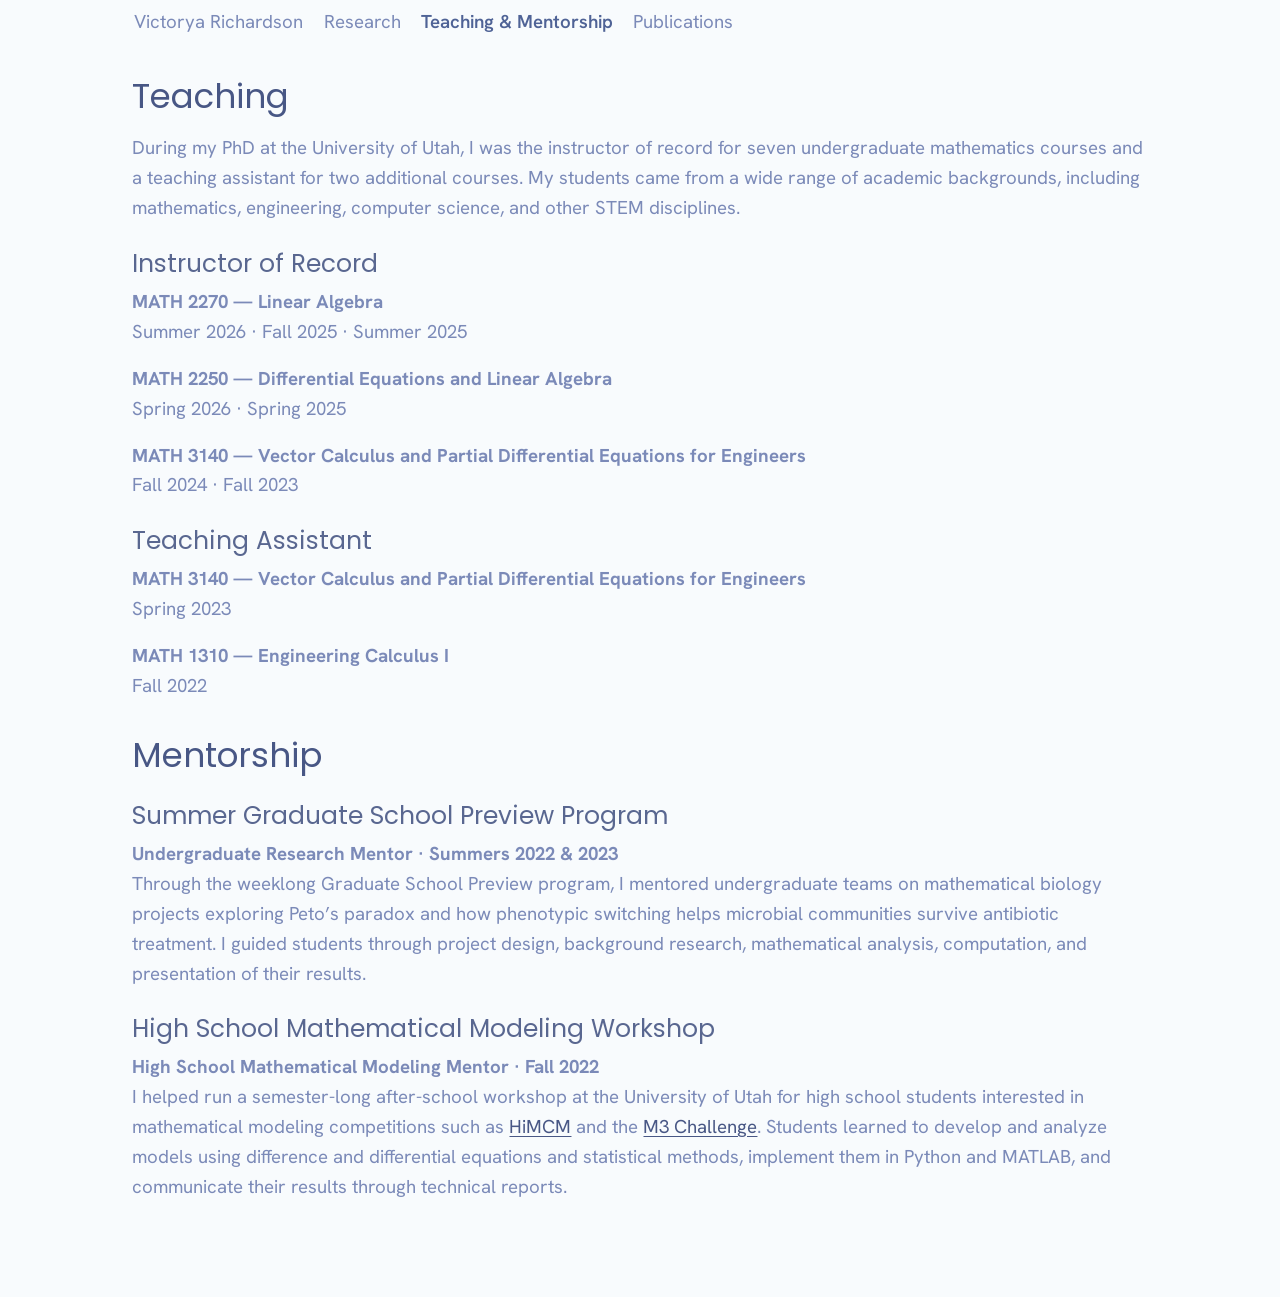
<file: teaching-and-mentorship/index.html>
<!DOCTYPE html>
<html xmlns="http://www.w3.org/1999/xhtml" lang="en" xml:lang="en"><head>

<meta charset="utf-8">
<meta name="generator" content="quarto-1.10.18">

<meta name="viewport" content="width=device-width, initial-scale=1.0, user-scalable=yes">


<title>Teaching &amp; Mentorship</title>
<style>
/* Default styles provided by pandoc.
** See https://pandoc.org/MANUAL.html#variables-for-html for config info.
*/
span.smallcaps{font-variant: small-caps;}
div.columns{display: flex; gap: 1.5em;}
div.column{flex: auto;}
@media screen {
div.columns{gap: min(4vw, 1.5em);}
div.column{overflow-x: auto;}
}
div.hanging-indent{margin-left: 1.5em; text-indent: -1.5em;}
ul.task-list{list-style: none;}
ul.task-list li input[type="checkbox"] {
  width: 0.8em;
  margin: 0 0.8em 0.2em -1em; /* quarto-specific, see https://github.com/quarto-dev/quarto-cli/issues/4556 */ 
  vertical-align: middle;
}
</style>


<script src="../site_libs/quarto-nav/quarto-nav.js"></script>
<script src="../site_libs/quarto-nav/headroom.min.js"></script>
<script src="../site_libs/clipboard/clipboard.min.js"></script>
<script src="../site_libs/quarto-html/quarto.js" type="module"></script>
<script src="../site_libs/quarto-html/tabsets/tabsets.js" type="module"></script>
<script src="../site_libs/quarto-html/popper.min.js"></script>
<script src="../site_libs/quarto-html/tippy.umd.min.js"></script>
<link href="../site_libs/quarto-html/tippy.css" rel="stylesheet">
<link href="../site_libs/quarto-html/quarto-syntax-highlighting-64a204ab8560d761af7679ceaba22944.css" rel="stylesheet" class="quarto-color-scheme" id="quarto-text-highlighting-styles">
<link href="../site_libs/quarto-html/quarto-syntax-highlighting-dark-b85bc7c33db8c58e0ec93c3465666fed.css" rel="stylesheet" class="quarto-color-scheme quarto-color-alternate" id="quarto-text-highlighting-styles">
<link href="../site_libs/quarto-html/quarto-syntax-highlighting-64a204ab8560d761af7679ceaba22944.css" rel="stylesheet" class="quarto-color-scheme-extra" id="quarto-text-highlighting-styles">
<script src="../site_libs/bootstrap/bootstrap.min.js"></script>
<link href="../site_libs/bootstrap/bootstrap-icons.css" rel="stylesheet">
<link href="../site_libs/bootstrap/bootstrap-d13599be659b31aaacc9b44a75b9adcc.min.css" rel="stylesheet" append-hash="true" class="quarto-color-scheme" id="quarto-bootstrap" data-mode="light">
<link href="../site_libs/bootstrap/bootstrap-dark-3e5b2339313a4096a45ca24c7512d5c0.min.css" rel="stylesheet" append-hash="true" class="quarto-color-scheme quarto-color-alternate" id="quarto-bootstrap" data-mode="light">
<link href="../site_libs/bootstrap/bootstrap-d13599be659b31aaacc9b44a75b9adcc.min.css" rel="stylesheet" append-hash="true" class="quarto-color-scheme-extra" id="quarto-bootstrap" data-mode="light">
<script id="quarto-search-options" type="application/json">{
  "language": {
    "search-no-results-text": "No results",
    "search-matching-documents-text": "matching documents",
    "search-copy-link-title": "Copy link to search",
    "search-hide-matches-text": "Hide additional matches",
    "search-more-match-text": "more match in this document",
    "search-more-matches-text": "more matches in this document",
    "search-clear-button-title": "Clear",
    "search-text-placeholder": "",
    "search-detached-cancel-button-title": "Cancel",
    "search-submit-button-title": "Submit",
    "search-label": "Search"
  }
}</script>


<link rel="stylesheet" href="../styles.css">
</head>

<body class="nav-fixed no-page-title quarto-light">

<div id="quarto-search-results"></div>
  <header id="quarto-header" class="headroom fixed-top">
    <nav class="navbar navbar-expand-lg " data-bs-theme="dark">
      <div class="navbar-container container-fluid">
          <button class="navbar-toggler" type="button" data-bs-toggle="collapse" data-bs-target="#navbarCollapse" aria-controls="navbarCollapse" role="menu" aria-expanded="false" aria-label="Toggle navigation" onclick="if (window.quartoToggleHeadroom) { window.quartoToggleHeadroom(); }">
  <span class="navbar-toggler-icon"></span>
</button>
          <div class="collapse navbar-collapse" id="navbarCollapse">
            <ul class="navbar-nav navbar-nav-scroll me-auto">
  <li class="nav-item">
    <a class="nav-link" href="../index.html"> 
<span class="menu-text">Victorya Richardson</span></a>
  </li>  
  <li class="nav-item">
    <a class="nav-link" href="../research/index.html"> 
<span class="menu-text">Research</span></a>
  </li>  
  <li class="nav-item">
    <a class="nav-link active" href="../teaching-and-mentorship/index.html" aria-current="page"> 
<span class="menu-text">Teaching &amp; Mentorship</span></a>
  </li>  
  <li class="nav-item">
    <a class="nav-link" href="../publications/index.html"> 
<span class="menu-text">Publications</span></a>
  </li>  
</ul>
          </div> <!-- /navcollapse -->
            <div class="quarto-navbar-tools">
</div>
      </div> <!-- /container-fluid -->
    </nav>
</header>
<!-- content -->
<div id="quarto-content" class="quarto-container page-columns page-rows-contents page-layout-full page-navbar">
<!-- sidebar -->
<!-- margin-sidebar -->
    
<!-- main -->
<main class="content column-page" id="quarto-document-content">

<header id="title-block-header" class="quarto-title-block default">
<div class="quarto-title">
<h1 class="title">Teaching &amp; Mentorship</h1>
</div>



<div class="quarto-title-meta column-page">

    
  
    
  </div>
  


</header>


<section id="teaching" class="level1 page-heading">
<h1 class="page-heading">Teaching</h1>
<p>During my PhD at the University of Utah, I was the instructor of record for seven undergraduate mathematics courses and a teaching assistant for two additional courses. My students came from a wide range of academic backgrounds, including mathematics, engineering, computer science, and other STEM disciplines.</p>
<section id="instructor-of-record" class="level3">
<h3 data-anchor-id="instructor-of-record">Instructor of Record</h3>
<p><strong>MATH 2270 — Linear Algebra</strong><br>
Summer 2026 · Fall 2025 · Summer 2025</p>
<p><strong>MATH 2250 — Differential Equations and Linear Algebra</strong><br>
Spring 2026 · Spring 2025</p>
<p><strong>MATH 3140 — Vector Calculus and Partial Differential Equations for Engineers</strong><br>
Fall 2024 · Fall 2023</p>
</section>
<section id="teaching-assistant" class="level3">
<h3 data-anchor-id="teaching-assistant">Teaching Assistant</h3>
<p><strong>MATH 3140 — Vector Calculus and Partial Differential Equations for Engineers</strong><br>
Spring 2023</p>
<p><strong>MATH 1310 — Engineering Calculus I</strong><br>
Fall 2022</p>
</section>
</section>
<section id="mentorship" class="level1">
<h1>Mentorship</h1>
<section id="summer-graduate-school-preview-program" class="level3">
<h3 data-anchor-id="summer-graduate-school-preview-program">Summer Graduate School Preview Program</h3>
<p><strong>Undergraduate Research Mentor · Summers 2022 &amp; 2023</strong><br>
Through the weeklong Graduate School Preview program, I mentored undergraduate teams on mathematical biology projects exploring Peto’s paradox and how phenotypic switching helps microbial communities survive antibiotic treatment. I guided students through project design, background research, mathematical analysis, computation, and presentation of their results.</p>
</section>
<section id="high-school-mathematical-modeling-workshop" class="level3">
<h3 data-anchor-id="high-school-mathematical-modeling-workshop">High School Mathematical Modeling Workshop</h3>
<p><strong>High School Mathematical Modeling Mentor · Fall 2022</strong><br>
I helped run a semester-long after-school workshop at the University of Utah for high school students interested in mathematical modeling competitions such as <a href="https://www.comap.com/contests/himcm-midmcm">HiMCM</a> and the <a href="https://m3challenge.siam.org/">M3 Challenge</a>. Students learned to develop and analyze models using difference and differential equations and statistical methods, implement them in Python and MATLAB, and communicate their results through technical reports.</p>


</section>
</section>

</main> <!-- /main -->
 <!-- Cloudflare Web Analytics -->
<script defer="" src="https://static.cloudflareinsights.com/beacon.min.js" data-cf-beacon="{&quot;token&quot;:&quot;4432ab1c54954de4af74598034dc0b91&quot;}">
</script>
<!-- End Cloudflare Web Analytics -->
<script id="quarto-html-after-body" type="application/javascript">
  window.document.addEventListener("DOMContentLoaded", function (event) {
    const isCodeAnnotation = (el) => {
      for (const clz of el.classList) {
        if (clz.startsWith('code-annotation-')) {                     
          return true;
        }
      }
      return false;
    }
    const onCopySuccess = function(e) {
      // button target
      const button = e.trigger;
      // don't keep focus
      button.blur();
      // flash "checked"
      button.classList.add('code-copy-button-checked');
      var currentTitle = button.getAttribute("title");
      button.setAttribute("title", "Copied!");
      let tooltip;
      if (window.bootstrap) {
        button.setAttribute("data-bs-toggle", "tooltip");
        button.setAttribute("data-bs-placement", "left");
        button.setAttribute("data-bs-title", "Copied!");
        tooltip = new bootstrap.Tooltip(button, 
          { trigger: "manual", 
            customClass: "code-copy-button-tooltip",
            offset: [0, -8]});
        tooltip.show();    
      }
      setTimeout(function() {
        if (tooltip) {
          tooltip.hide();
          button.removeAttribute("data-bs-title");
          button.removeAttribute("data-bs-toggle");
          button.removeAttribute("data-bs-placement");
        }
        button.setAttribute("title", currentTitle);
        button.classList.remove('code-copy-button-checked');
      }, 1000);
      // clear code selection
      e.clearSelection();
    }
    const getTextToCopy = function(trigger) {
      const outerScaffold = trigger.parentElement.cloneNode(true);
      const codeEl = outerScaffold.querySelector('code');
      for (const childEl of codeEl.children) {
        if (isCodeAnnotation(childEl)) {
          childEl.remove();
        }
      }
      return codeEl.innerText;
    }
    const clipboard = new window.ClipboardJS('.code-copy-button:not([data-in-quarto-modal])', {
      text: getTextToCopy
    });
    clipboard.on('success', onCopySuccess);
    if (window.document.getElementById('quarto-embedded-source-code-modal')) {
      const clipboardModal = new window.ClipboardJS('.code-copy-button[data-in-quarto-modal]', {
        text: getTextToCopy,
        container: window.document.getElementById('quarto-embedded-source-code-modal')
      });
      clipboardModal.on('success', onCopySuccess);
    }
      var localhostRegex = new RegExp(/^(?:http|https):\/\/localhost\:?[0-9]*\//);
      var mailtoRegex = new RegExp(/^mailto:/);
        var filterRegex = new RegExp("https:\/\/victoryarichardson\.com");
      var isInternal = (href) => {
          return filterRegex.test(href) || localhostRegex.test(href) || mailtoRegex.test(href);
      }
      // Inspect non-navigation links and adorn them if external
     var links = window.document.querySelectorAll('a[href]:not(.nav-link):not(.navbar-brand):not(.toc-action):not(.sidebar-link):not(.sidebar-item-toggle):not(.pagination-link):not(.no-external):not([aria-hidden]):not(.dropdown-item):not(.quarto-navigation-tool):not(.about-link)');
      for (var i=0; i<links.length; i++) {
        const link = links[i];
        if (!isInternal(link.href)) {
          // undo the damage that might have been done by quarto-nav.js in the case of
          // links that we want to consider external
          if (link.dataset.originalHref !== undefined) {
            link.href = link.dataset.originalHref;
          }
        }
      }
    function tippyHover(el, contentFn, onTriggerFn, onUntriggerFn) {
      const config = {
        allowHTML: true,
        maxWidth: 500,
        delay: 100,
        arrow: false,
        appendTo: function(el) {
            return el.parentElement;
        },
        interactive: true,
        interactiveBorder: 10,
        theme: 'quarto',
        placement: 'bottom-start',
      };
      if (contentFn) {
        config.content = contentFn;
      }
      if (onTriggerFn) {
        config.onTrigger = onTriggerFn;
      }
      if (onUntriggerFn) {
        config.onUntrigger = onUntriggerFn;
      }
      window.tippy(el, config); 
    }
    const noterefs = window.document.querySelectorAll('a[role="doc-noteref"]');
    for (var i=0; i<noterefs.length; i++) {
      const ref = noterefs[i];
      tippyHover(ref, function() {
        // use id or data attribute instead here
        let href = ref.getAttribute('data-footnote-href') || ref.getAttribute('href');
        try { href = new URL(href).hash; } catch {}
        const id = href.replace(/^#\/?/, "");
        const note = window.document.getElementById(id);
        if (note) {
          return note.innerHTML;
        } else {
          return "";
        }
      });
    }
    const xrefs = window.document.querySelectorAll('a.quarto-xref');
    const processXRef = (id, note) => {
      // Strip column container classes
      const stripColumnClz = (el) => {
        el.classList.remove("page-full", "page-columns");
        if (el.children) {
          for (const child of el.children) {
            stripColumnClz(child);
          }
        }
      }
      stripColumnClz(note)
      if (id === null || id.startsWith('sec-')) {
        // Special case sections, only their first couple elements
        const container = document.createElement("div");
        if (note.children && note.children.length > 2) {
          container.appendChild(note.children[0].cloneNode(true));
          for (let i = 1; i < note.children.length; i++) {
            const child = note.children[i];
            if (child.tagName === "P" && child.innerText === "") {
              continue;
            } else {
              container.appendChild(child.cloneNode(true));
              break;
            }
          }
          if (window.Quarto?.typesetMath) {
            window.Quarto.typesetMath(container);
          }
          return container.innerHTML
        } else {
          if (window.Quarto?.typesetMath) {
            window.Quarto.typesetMath(note);
          }
          return note.innerHTML;
        }
      } else {
        // Remove any anchor links if they are present
        const anchorLink = note.querySelector('a.anchorjs-link');
        if (anchorLink) {
          anchorLink.remove();
        }
        if (window.Quarto?.typesetMath) {
          window.Quarto.typesetMath(note);
        }
        if (note.classList.contains("callout")) {
          return note.outerHTML;
        } else {
          return note.innerHTML;
        }
      }
    }
    for (var i=0; i<xrefs.length; i++) {
      const xref = xrefs[i];
      tippyHover(xref, undefined, function(instance) {
        instance.disable();
        let url = xref.getAttribute('href');
        let hash = undefined; 
        if (url.startsWith('#')) {
          hash = url;
        } else {
          try { hash = new URL(url).hash; } catch {}
        }
        if (hash) {
          const id = hash.replace(/^#\/?/, "");
          const note = window.document.getElementById(id);
          if (note !== null) {
            try {
              const html = processXRef(id, note.cloneNode(true));
              instance.setContent(html);
            } finally {
              instance.enable();
              instance.show();
            }
          } else {
            // See if we can fetch this
            fetch(url.split('#')[0])
            .then(res => res.text())
            .then(html => {
              const parser = new DOMParser();
              const htmlDoc = parser.parseFromString(html, "text/html");
              const note = htmlDoc.getElementById(id);
              if (note !== null) {
                const html = processXRef(id, note);
                instance.setContent(html);
              } 
            }).finally(() => {
              instance.enable();
              instance.show();
            });
          }
        } else {
          // See if we can fetch a full url (with no hash to target)
          // This is a special case and we should probably do some content thinning / targeting
          fetch(url)
          .then(res => res.text())
          .then(html => {
            const parser = new DOMParser();
            const htmlDoc = parser.parseFromString(html, "text/html");
            const note = htmlDoc.querySelector('main.content');
            if (note !== null) {
              // This should only happen for chapter cross references
              // (since there is no id in the URL)
              // remove the first header
              if (note.children.length > 0 && note.children[0].tagName === "HEADER") {
                note.children[0].remove();
              }
              const html = processXRef(null, note);
              instance.setContent(html);
            } 
          }).finally(() => {
            instance.enable();
            instance.show();
          });
        }
      }, function(instance) {
      });
    }
        let selectedAnnoteEl;
        const selectorForAnnotation = ( cell, annotation) => {
          let cellAttr = 'data-code-cell="' + cell + '"';
          let lineAttr = 'data-code-annotation="' +  annotation + '"';
          const selector = 'span[' + cellAttr + '][' + lineAttr + ']';
          return selector;
        }
        const selectCodeLines = (annoteEl) => {
          const doc = window.document;
          const targetCell = annoteEl.getAttribute("data-target-cell");
          const targetAnnotation = annoteEl.getAttribute("data-target-annotation");
          const annoteSpan = window.document.querySelector(selectorForAnnotation(targetCell, targetAnnotation));
          const lines = annoteSpan.getAttribute("data-code-lines").split(",");
          const lineIds = lines.map((line) => {
            return targetCell + "-" + line;
          })
          let top = null;
          let height = null;
          let parent = null;
          if (lineIds.length > 0) {
              //compute the position of the single el (top and bottom and make a div)
              const el = window.document.getElementById(lineIds[0]);
              top = el.offsetTop;
              height = el.offsetHeight;
              parent = el.parentElement.parentElement;
            if (lineIds.length > 1) {
              const lastEl = window.document.getElementById(lineIds[lineIds.length - 1]);
              const bottom = lastEl.offsetTop + lastEl.offsetHeight;
              height = bottom - top;
            }
            if (top !== null && height !== null && parent !== null) {
              // cook up a div (if necessary) and position it 
              let div = window.document.getElementById("code-annotation-line-highlight");
              if (div === null) {
                div = window.document.createElement("div");
                div.setAttribute("id", "code-annotation-line-highlight");
                div.style.position = 'absolute';
                parent.appendChild(div);
              }
              div.style.top = top - 2 + "px";
              div.style.height = height + 4 + "px";
              div.style.left = 0;
              let gutterDiv = window.document.getElementById("code-annotation-line-highlight-gutter");
              if (gutterDiv === null) {
                gutterDiv = window.document.createElement("div");
                gutterDiv.setAttribute("id", "code-annotation-line-highlight-gutter");
                gutterDiv.style.position = 'absolute';
                const codeCell = window.document.getElementById(targetCell);
                const gutter = codeCell.querySelector('.code-annotation-gutter');
                gutter.appendChild(gutterDiv);
              }
              gutterDiv.style.top = top - 2 + "px";
              gutterDiv.style.height = height + 4 + "px";
            }
            selectedAnnoteEl = annoteEl;
          }
        };
        const unselectCodeLines = () => {
          const elementsIds = ["code-annotation-line-highlight", "code-annotation-line-highlight-gutter"];
          elementsIds.forEach((elId) => {
            const div = window.document.getElementById(elId);
            if (div) {
              div.remove();
            }
          });
          selectedAnnoteEl = undefined;
        };
          // Handle positioning of the toggle
      window.addEventListener(
        "resize",
        throttle(() => {
          elRect = undefined;
          if (selectedAnnoteEl) {
            selectCodeLines(selectedAnnoteEl);
          }
        }, 10)
      );
      function throttle(fn, ms) {
      let throttle = false;
      let timer;
        return (...args) => {
          if(!throttle) { // first call gets through
              fn.apply(this, args);
              throttle = true;
          } else { // all the others get throttled
              if(timer) clearTimeout(timer); // cancel #2
              timer = setTimeout(() => {
                fn.apply(this, args);
                timer = throttle = false;
              }, ms);
          }
        };
      }
        // Attach click handler to the DT
        const annoteDls = window.document.querySelectorAll('dt[data-target-cell]');
        for (const annoteDlNode of annoteDls) {
          annoteDlNode.addEventListener('click', (event) => {
            const clickedEl = event.target;
            if (clickedEl !== selectedAnnoteEl) {
              unselectCodeLines();
              const activeEl = window.document.querySelector('dt[data-target-cell].code-annotation-active');
              if (activeEl) {
                activeEl.classList.remove('code-annotation-active');
              }
              selectCodeLines(clickedEl);
              clickedEl.classList.add('code-annotation-active');
            } else {
              // Unselect the line
              unselectCodeLines();
              clickedEl.classList.remove('code-annotation-active');
            }
          });
        }
    const findCites = (el) => {
      const parentEl = el.parentElement;
      if (parentEl) {
        const cites = parentEl.dataset.cites;
        if (cites) {
          return {
            el,
            cites: cites.split(' ')
          };
        } else {
          return findCites(el.parentElement)
        }
      } else {
        return undefined;
      }
    };
    var bibliorefs = window.document.querySelectorAll('a[role="doc-biblioref"]');
    for (var i=0; i<bibliorefs.length; i++) {
      const ref = bibliorefs[i];
      const citeInfo = findCites(ref);
      if (citeInfo) {
        tippyHover(citeInfo.el, function() {
          var popup = window.document.createElement('div');
          citeInfo.cites.forEach(function(cite) {
            var citeDiv = window.document.createElement('div');
            citeDiv.classList.add('hanging-indent');
            citeDiv.classList.add('csl-entry');
            var biblioDiv = window.document.getElementById('ref-' + cite);
            if (biblioDiv) {
              citeDiv.innerHTML = biblioDiv.innerHTML;
            }
            popup.appendChild(citeDiv);
          });
          return popup.innerHTML;
        });
      }
    }
  });
  </script>
</div> <!-- /content -->




</body></html>
</file>
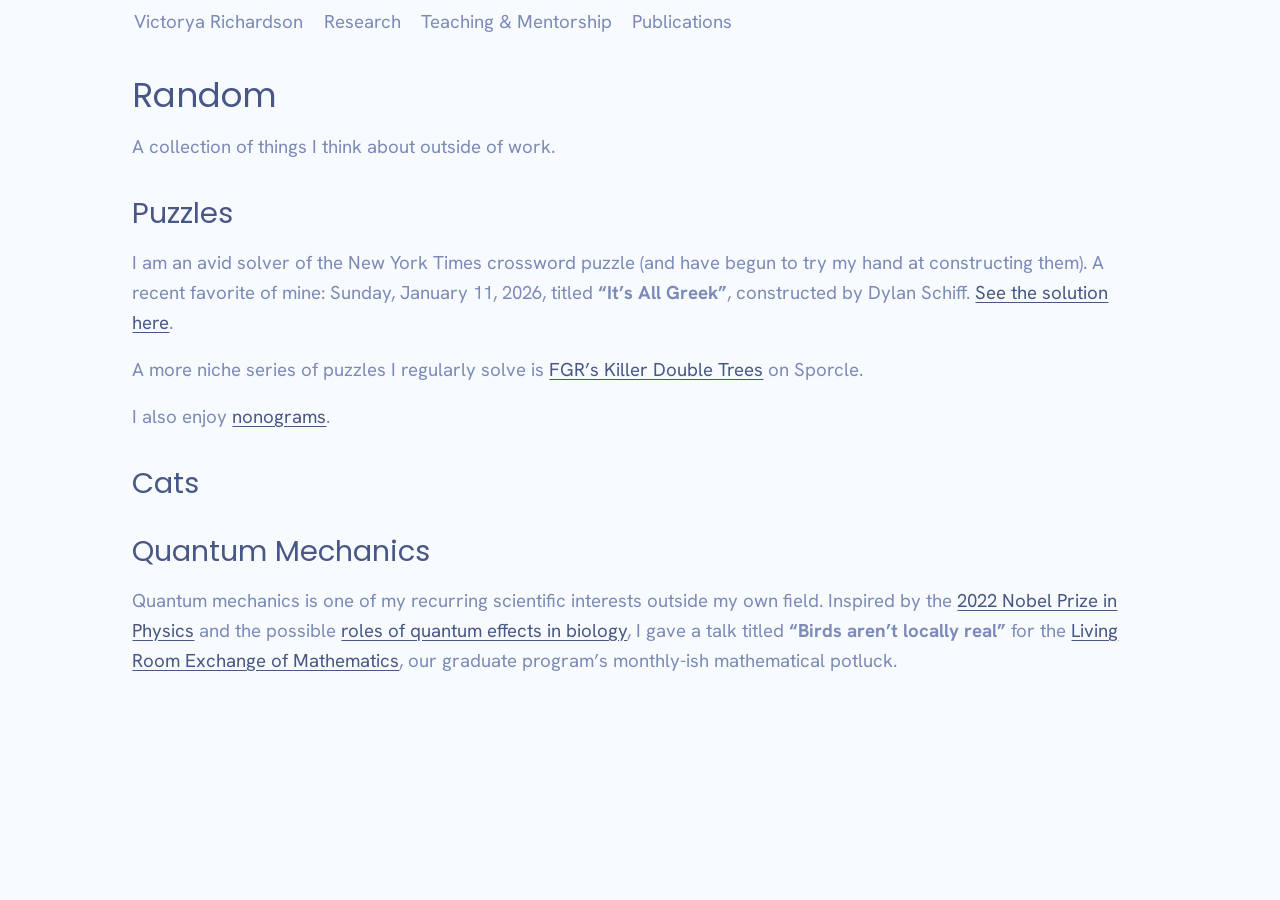
<file: random.html>
<!DOCTYPE html>
<html xmlns="http://www.w3.org/1999/xhtml" lang="en" xml:lang="en"><head>

<meta charset="utf-8">
<meta name="generator" content="quarto-1.10.18">

<meta name="viewport" content="width=device-width, initial-scale=1.0, user-scalable=yes">


<title>Random</title>
<style>
/* Default styles provided by pandoc.
** See https://pandoc.org/MANUAL.html#variables-for-html for config info.
*/
span.smallcaps{font-variant: small-caps;}
div.columns{display: flex; gap: 1.5em;}
div.column{flex: auto;}
@media screen {
div.columns{gap: min(4vw, 1.5em);}
div.column{overflow-x: auto;}
}
div.hanging-indent{margin-left: 1.5em; text-indent: -1.5em;}
ul.task-list{list-style: none;}
ul.task-list li input[type="checkbox"] {
  width: 0.8em;
  margin: 0 0.8em 0.2em -1em; /* quarto-specific, see https://github.com/quarto-dev/quarto-cli/issues/4556 */ 
  vertical-align: middle;
}
</style>


<script src="site_libs/quarto-nav/quarto-nav.js"></script>
<script src="site_libs/quarto-nav/headroom.min.js"></script>
<script src="site_libs/clipboard/clipboard.min.js"></script>
<script src="site_libs/quarto-html/quarto.js" type="module"></script>
<script src="site_libs/quarto-html/tabsets/tabsets.js" type="module"></script>
<script src="site_libs/quarto-html/popper.min.js"></script>
<script src="site_libs/quarto-html/tippy.umd.min.js"></script>
<link href="site_libs/quarto-html/tippy.css" rel="stylesheet">
<link href="site_libs/quarto-html/quarto-syntax-highlighting-64a204ab8560d761af7679ceaba22944.css" rel="stylesheet" class="quarto-color-scheme" id="quarto-text-highlighting-styles">
<link href="site_libs/quarto-html/quarto-syntax-highlighting-dark-b85bc7c33db8c58e0ec93c3465666fed.css" rel="stylesheet" class="quarto-color-scheme quarto-color-alternate" id="quarto-text-highlighting-styles">
<link href="site_libs/quarto-html/quarto-syntax-highlighting-64a204ab8560d761af7679ceaba22944.css" rel="stylesheet" class="quarto-color-scheme-extra" id="quarto-text-highlighting-styles">
<script src="site_libs/bootstrap/bootstrap.min.js"></script>
<link href="site_libs/bootstrap/bootstrap-icons.css" rel="stylesheet">
<link href="site_libs/bootstrap/bootstrap-d13599be659b31aaacc9b44a75b9adcc.min.css" rel="stylesheet" append-hash="true" class="quarto-color-scheme" id="quarto-bootstrap" data-mode="light">
<link href="site_libs/bootstrap/bootstrap-dark-3e5b2339313a4096a45ca24c7512d5c0.min.css" rel="stylesheet" append-hash="true" class="quarto-color-scheme quarto-color-alternate" id="quarto-bootstrap" data-mode="light">
<link href="site_libs/bootstrap/bootstrap-d13599be659b31aaacc9b44a75b9adcc.min.css" rel="stylesheet" append-hash="true" class="quarto-color-scheme-extra" id="quarto-bootstrap" data-mode="light">
<script id="quarto-search-options" type="application/json">{
  "language": {
    "search-no-results-text": "No results",
    "search-matching-documents-text": "matching documents",
    "search-copy-link-title": "Copy link to search",
    "search-hide-matches-text": "Hide additional matches",
    "search-more-match-text": "more match in this document",
    "search-more-matches-text": "more matches in this document",
    "search-clear-button-title": "Clear",
    "search-text-placeholder": "",
    "search-detached-cancel-button-title": "Cancel",
    "search-submit-button-title": "Submit",
    "search-label": "Search"
  }
}</script>


<link rel="stylesheet" href="styles.css">
</head>

<body class="nav-fixed quarto-light">

<div id="quarto-search-results"></div>
  <header id="quarto-header" class="headroom fixed-top">
    <nav class="navbar navbar-expand-lg " data-bs-theme="dark">
      <div class="navbar-container container-fluid">
          <button class="navbar-toggler" type="button" data-bs-toggle="collapse" data-bs-target="#navbarCollapse" aria-controls="navbarCollapse" role="menu" aria-expanded="false" aria-label="Toggle navigation" onclick="if (window.quartoToggleHeadroom) { window.quartoToggleHeadroom(); }">
  <span class="navbar-toggler-icon"></span>
</button>
          <div class="collapse navbar-collapse" id="navbarCollapse">
            <ul class="navbar-nav navbar-nav-scroll me-auto">
  <li class="nav-item">
    <a class="nav-link" href="./index.html"> 
<span class="menu-text">Victorya Richardson</span></a>
  </li>  
  <li class="nav-item">
    <a class="nav-link" href="./research.html"> 
<span class="menu-text">Research</span></a>
  </li>  
  <li class="nav-item">
    <a class="nav-link" href="./teaching.html"> 
<span class="menu-text">Teaching &amp; Mentorship</span></a>
  </li>  
  <li class="nav-item">
    <a class="nav-link" href="./publications.html"> 
<span class="menu-text">Publications</span></a>
  </li>  
</ul>
          </div> <!-- /navcollapse -->
            <div class="quarto-navbar-tools">
</div>
      </div> <!-- /container-fluid -->
    </nav>
</header>
<!-- content -->
<div id="quarto-content" class="quarto-container page-columns page-rows-contents page-layout-full page-navbar">
<!-- sidebar -->
<!-- margin-sidebar -->
    
<!-- main -->
<main class="content column-page" id="quarto-document-content">

<header id="title-block-header" class="quarto-title-block default">
<div class="quarto-title">
<h1 class="title">Random</h1>
</div>



<div class="quarto-title-meta column-page">

    
  
    
  </div>
  


</header>


<p>A collection of things I think about outside of work.</p>
<section id="puzzles" class="level2">
<h2 data-anchor-id="puzzles">Puzzles</h2>
<p>I am an avid solver of the New York Times crossword puzzle (and have begun to try my hand at constructing them). A recent favorite of mine: Sunday, January 11, 2026, titled <strong>“It’s All Greek”</strong>, constructed by Dylan Schiff. <a href="https://www.xwordinfo.com/Crossword?date=1/11/2026">See the solution here</a>.</p>
<p>A more niche series of puzzles I regularly solve is <a href="https://www.sporcle.com/user/FGR/quizzes/">FGR’s Killer Double Trees</a> on Sporcle.</p>
<p>I also enjoy <a href="https://www.nonograms.org/">nonograms</a>.</p>
</section>
<section id="cats" class="level2">
<h2 data-anchor-id="cats">Cats</h2>
</section>
<section id="quantum-mechanics" class="level2">
<h2 data-anchor-id="quantum-mechanics">Quantum Mechanics</h2>
<p>Quantum mechanics is one of my recurring scientific interests outside my own field. Inspired by the <a href="https://www.nobelprize.org/prizes/physics/2022/popular-information/">2022 Nobel Prize in Physics</a> and the possible <a href="https://www.scientificamerican.com/article/how-migrating-birds-use-quantum-effects-to-navigate/">roles of quantum effects in biology</a>, I gave a talk titled <strong>“Birds aren’t locally real”</strong> for the <a href="https://sites.google.com/view/livreofmathematics#:~:text=Title%3A%20Birds%20aren%27t%20locally%20real">Living Room Exchange of Mathematics</a>, our graduate program’s monthly-ish mathematical potluck.</p>


</section>

</main> <!-- /main -->
<script id="quarto-html-after-body" type="application/javascript">
  window.document.addEventListener("DOMContentLoaded", function (event) {
    const isCodeAnnotation = (el) => {
      for (const clz of el.classList) {
        if (clz.startsWith('code-annotation-')) {                     
          return true;
        }
      }
      return false;
    }
    const onCopySuccess = function(e) {
      // button target
      const button = e.trigger;
      // don't keep focus
      button.blur();
      // flash "checked"
      button.classList.add('code-copy-button-checked');
      var currentTitle = button.getAttribute("title");
      button.setAttribute("title", "Copied!");
      let tooltip;
      if (window.bootstrap) {
        button.setAttribute("data-bs-toggle", "tooltip");
        button.setAttribute("data-bs-placement", "left");
        button.setAttribute("data-bs-title", "Copied!");
        tooltip = new bootstrap.Tooltip(button, 
          { trigger: "manual", 
            customClass: "code-copy-button-tooltip",
            offset: [0, -8]});
        tooltip.show();    
      }
      setTimeout(function() {
        if (tooltip) {
          tooltip.hide();
          button.removeAttribute("data-bs-title");
          button.removeAttribute("data-bs-toggle");
          button.removeAttribute("data-bs-placement");
        }
        button.setAttribute("title", currentTitle);
        button.classList.remove('code-copy-button-checked');
      }, 1000);
      // clear code selection
      e.clearSelection();
    }
    const getTextToCopy = function(trigger) {
      const outerScaffold = trigger.parentElement.cloneNode(true);
      const codeEl = outerScaffold.querySelector('code');
      for (const childEl of codeEl.children) {
        if (isCodeAnnotation(childEl)) {
          childEl.remove();
        }
      }
      return codeEl.innerText;
    }
    const clipboard = new window.ClipboardJS('.code-copy-button:not([data-in-quarto-modal])', {
      text: getTextToCopy
    });
    clipboard.on('success', onCopySuccess);
    if (window.document.getElementById('quarto-embedded-source-code-modal')) {
      const clipboardModal = new window.ClipboardJS('.code-copy-button[data-in-quarto-modal]', {
        text: getTextToCopy,
        container: window.document.getElementById('quarto-embedded-source-code-modal')
      });
      clipboardModal.on('success', onCopySuccess);
    }
      var localhostRegex = new RegExp(/^(?:http|https):\/\/localhost\:?[0-9]*\//);
      var mailtoRegex = new RegExp(/^mailto:/);
        var filterRegex = new RegExp('/' + window.location.host + '/');
      var isInternal = (href) => {
          return filterRegex.test(href) || localhostRegex.test(href) || mailtoRegex.test(href);
      }
      // Inspect non-navigation links and adorn them if external
     var links = window.document.querySelectorAll('a[href]:not(.nav-link):not(.navbar-brand):not(.toc-action):not(.sidebar-link):not(.sidebar-item-toggle):not(.pagination-link):not(.no-external):not([aria-hidden]):not(.dropdown-item):not(.quarto-navigation-tool):not(.about-link)');
      for (var i=0; i<links.length; i++) {
        const link = links[i];
        if (!isInternal(link.href)) {
          // undo the damage that might have been done by quarto-nav.js in the case of
          // links that we want to consider external
          if (link.dataset.originalHref !== undefined) {
            link.href = link.dataset.originalHref;
          }
        }
      }
    function tippyHover(el, contentFn, onTriggerFn, onUntriggerFn) {
      const config = {
        allowHTML: true,
        maxWidth: 500,
        delay: 100,
        arrow: false,
        appendTo: function(el) {
            return el.parentElement;
        },
        interactive: true,
        interactiveBorder: 10,
        theme: 'quarto',
        placement: 'bottom-start',
      };
      if (contentFn) {
        config.content = contentFn;
      }
      if (onTriggerFn) {
        config.onTrigger = onTriggerFn;
      }
      if (onUntriggerFn) {
        config.onUntrigger = onUntriggerFn;
      }
      window.tippy(el, config); 
    }
    const noterefs = window.document.querySelectorAll('a[role="doc-noteref"]');
    for (var i=0; i<noterefs.length; i++) {
      const ref = noterefs[i];
      tippyHover(ref, function() {
        // use id or data attribute instead here
        let href = ref.getAttribute('data-footnote-href') || ref.getAttribute('href');
        try { href = new URL(href).hash; } catch {}
        const id = href.replace(/^#\/?/, "");
        const note = window.document.getElementById(id);
        if (note) {
          return note.innerHTML;
        } else {
          return "";
        }
      });
    }
    const xrefs = window.document.querySelectorAll('a.quarto-xref');
    const processXRef = (id, note) => {
      // Strip column container classes
      const stripColumnClz = (el) => {
        el.classList.remove("page-full", "page-columns");
        if (el.children) {
          for (const child of el.children) {
            stripColumnClz(child);
          }
        }
      }
      stripColumnClz(note)
      if (id === null || id.startsWith('sec-')) {
        // Special case sections, only their first couple elements
        const container = document.createElement("div");
        if (note.children && note.children.length > 2) {
          container.appendChild(note.children[0].cloneNode(true));
          for (let i = 1; i < note.children.length; i++) {
            const child = note.children[i];
            if (child.tagName === "P" && child.innerText === "") {
              continue;
            } else {
              container.appendChild(child.cloneNode(true));
              break;
            }
          }
          if (window.Quarto?.typesetMath) {
            window.Quarto.typesetMath(container);
          }
          return container.innerHTML
        } else {
          if (window.Quarto?.typesetMath) {
            window.Quarto.typesetMath(note);
          }
          return note.innerHTML;
        }
      } else {
        // Remove any anchor links if they are present
        const anchorLink = note.querySelector('a.anchorjs-link');
        if (anchorLink) {
          anchorLink.remove();
        }
        if (window.Quarto?.typesetMath) {
          window.Quarto.typesetMath(note);
        }
        if (note.classList.contains("callout")) {
          return note.outerHTML;
        } else {
          return note.innerHTML;
        }
      }
    }
    for (var i=0; i<xrefs.length; i++) {
      const xref = xrefs[i];
      tippyHover(xref, undefined, function(instance) {
        instance.disable();
        let url = xref.getAttribute('href');
        let hash = undefined; 
        if (url.startsWith('#')) {
          hash = url;
        } else {
          try { hash = new URL(url).hash; } catch {}
        }
        if (hash) {
          const id = hash.replace(/^#\/?/, "");
          const note = window.document.getElementById(id);
          if (note !== null) {
            try {
              const html = processXRef(id, note.cloneNode(true));
              instance.setContent(html);
            } finally {
              instance.enable();
              instance.show();
            }
          } else {
            // See if we can fetch this
            fetch(url.split('#')[0])
            .then(res => res.text())
            .then(html => {
              const parser = new DOMParser();
              const htmlDoc = parser.parseFromString(html, "text/html");
              const note = htmlDoc.getElementById(id);
              if (note !== null) {
                const html = processXRef(id, note);
                instance.setContent(html);
              } 
            }).finally(() => {
              instance.enable();
              instance.show();
            });
          }
        } else {
          // See if we can fetch a full url (with no hash to target)
          // This is a special case and we should probably do some content thinning / targeting
          fetch(url)
          .then(res => res.text())
          .then(html => {
            const parser = new DOMParser();
            const htmlDoc = parser.parseFromString(html, "text/html");
            const note = htmlDoc.querySelector('main.content');
            if (note !== null) {
              // This should only happen for chapter cross references
              // (since there is no id in the URL)
              // remove the first header
              if (note.children.length > 0 && note.children[0].tagName === "HEADER") {
                note.children[0].remove();
              }
              const html = processXRef(null, note);
              instance.setContent(html);
            } 
          }).finally(() => {
            instance.enable();
            instance.show();
          });
        }
      }, function(instance) {
      });
    }
        let selectedAnnoteEl;
        const selectorForAnnotation = ( cell, annotation) => {
          let cellAttr = 'data-code-cell="' + cell + '"';
          let lineAttr = 'data-code-annotation="' +  annotation + '"';
          const selector = 'span[' + cellAttr + '][' + lineAttr + ']';
          return selector;
        }
        const selectCodeLines = (annoteEl) => {
          const doc = window.document;
          const targetCell = annoteEl.getAttribute("data-target-cell");
          const targetAnnotation = annoteEl.getAttribute("data-target-annotation");
          const annoteSpan = window.document.querySelector(selectorForAnnotation(targetCell, targetAnnotation));
          const lines = annoteSpan.getAttribute("data-code-lines").split(",");
          const lineIds = lines.map((line) => {
            return targetCell + "-" + line;
          })
          let top = null;
          let height = null;
          let parent = null;
          if (lineIds.length > 0) {
              //compute the position of the single el (top and bottom and make a div)
              const el = window.document.getElementById(lineIds[0]);
              top = el.offsetTop;
              height = el.offsetHeight;
              parent = el.parentElement.parentElement;
            if (lineIds.length > 1) {
              const lastEl = window.document.getElementById(lineIds[lineIds.length - 1]);
              const bottom = lastEl.offsetTop + lastEl.offsetHeight;
              height = bottom - top;
            }
            if (top !== null && height !== null && parent !== null) {
              // cook up a div (if necessary) and position it 
              let div = window.document.getElementById("code-annotation-line-highlight");
              if (div === null) {
                div = window.document.createElement("div");
                div.setAttribute("id", "code-annotation-line-highlight");
                div.style.position = 'absolute';
                parent.appendChild(div);
              }
              div.style.top = top - 2 + "px";
              div.style.height = height + 4 + "px";
              div.style.left = 0;
              let gutterDiv = window.document.getElementById("code-annotation-line-highlight-gutter");
              if (gutterDiv === null) {
                gutterDiv = window.document.createElement("div");
                gutterDiv.setAttribute("id", "code-annotation-line-highlight-gutter");
                gutterDiv.style.position = 'absolute';
                const codeCell = window.document.getElementById(targetCell);
                const gutter = codeCell.querySelector('.code-annotation-gutter');
                gutter.appendChild(gutterDiv);
              }
              gutterDiv.style.top = top - 2 + "px";
              gutterDiv.style.height = height + 4 + "px";
            }
            selectedAnnoteEl = annoteEl;
          }
        };
        const unselectCodeLines = () => {
          const elementsIds = ["code-annotation-line-highlight", "code-annotation-line-highlight-gutter"];
          elementsIds.forEach((elId) => {
            const div = window.document.getElementById(elId);
            if (div) {
              div.remove();
            }
          });
          selectedAnnoteEl = undefined;
        };
          // Handle positioning of the toggle
      window.addEventListener(
        "resize",
        throttle(() => {
          elRect = undefined;
          if (selectedAnnoteEl) {
            selectCodeLines(selectedAnnoteEl);
          }
        }, 10)
      );
      function throttle(fn, ms) {
      let throttle = false;
      let timer;
        return (...args) => {
          if(!throttle) { // first call gets through
              fn.apply(this, args);
              throttle = true;
          } else { // all the others get throttled
              if(timer) clearTimeout(timer); // cancel #2
              timer = setTimeout(() => {
                fn.apply(this, args);
                timer = throttle = false;
              }, ms);
          }
        };
      }
        // Attach click handler to the DT
        const annoteDls = window.document.querySelectorAll('dt[data-target-cell]');
        for (const annoteDlNode of annoteDls) {
          annoteDlNode.addEventListener('click', (event) => {
            const clickedEl = event.target;
            if (clickedEl !== selectedAnnoteEl) {
              unselectCodeLines();
              const activeEl = window.document.querySelector('dt[data-target-cell].code-annotation-active');
              if (activeEl) {
                activeEl.classList.remove('code-annotation-active');
              }
              selectCodeLines(clickedEl);
              clickedEl.classList.add('code-annotation-active');
            } else {
              // Unselect the line
              unselectCodeLines();
              clickedEl.classList.remove('code-annotation-active');
            }
          });
        }
    const findCites = (el) => {
      const parentEl = el.parentElement;
      if (parentEl) {
        const cites = parentEl.dataset.cites;
        if (cites) {
          return {
            el,
            cites: cites.split(' ')
          };
        } else {
          return findCites(el.parentElement)
        }
      } else {
        return undefined;
      }
    };
    var bibliorefs = window.document.querySelectorAll('a[role="doc-biblioref"]');
    for (var i=0; i<bibliorefs.length; i++) {
      const ref = bibliorefs[i];
      const citeInfo = findCites(ref);
      if (citeInfo) {
        tippyHover(citeInfo.el, function() {
          var popup = window.document.createElement('div');
          citeInfo.cites.forEach(function(cite) {
            var citeDiv = window.document.createElement('div');
            citeDiv.classList.add('hanging-indent');
            citeDiv.classList.add('csl-entry');
            var biblioDiv = window.document.getElementById('ref-' + cite);
            if (biblioDiv) {
              citeDiv.innerHTML = biblioDiv.innerHTML;
            }
            popup.appendChild(citeDiv);
          });
          return popup.innerHTML;
        });
      }
    }
  });
  </script>
</div> <!-- /content -->




</body></html>
</file>
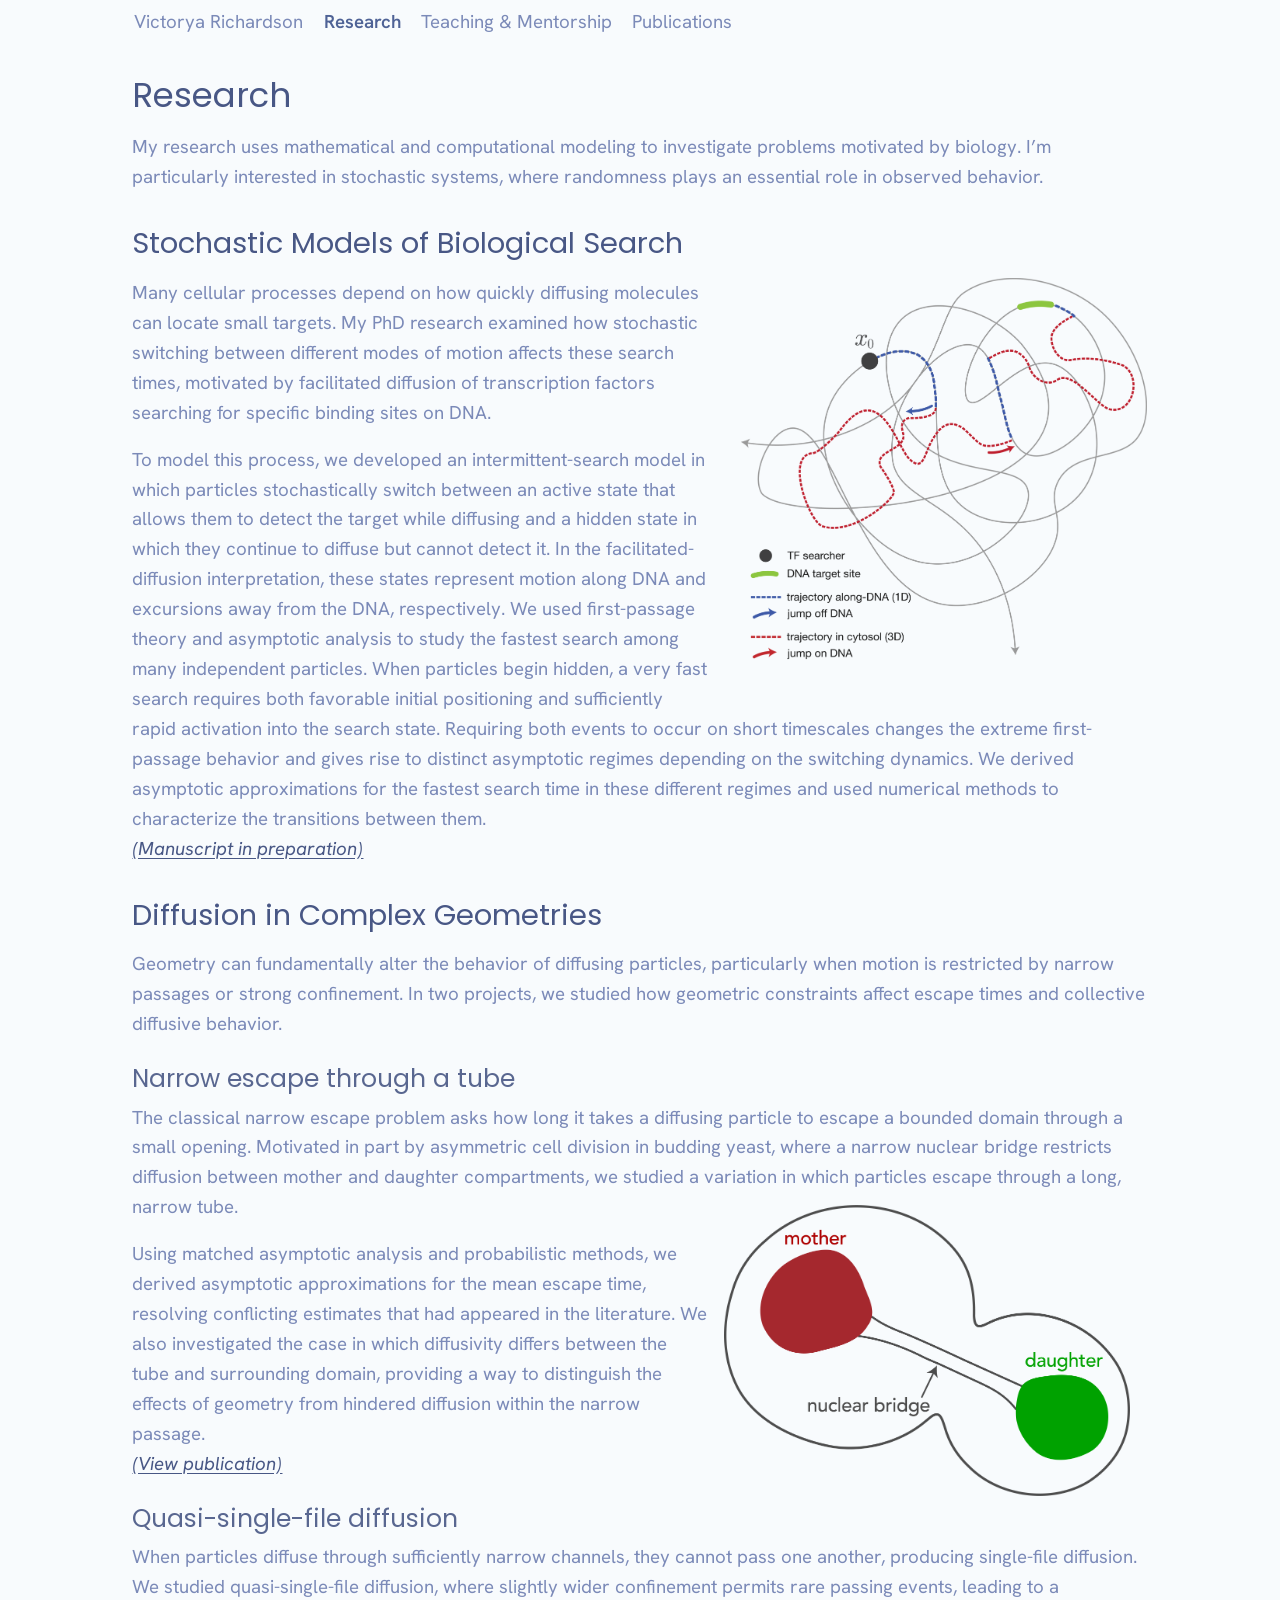
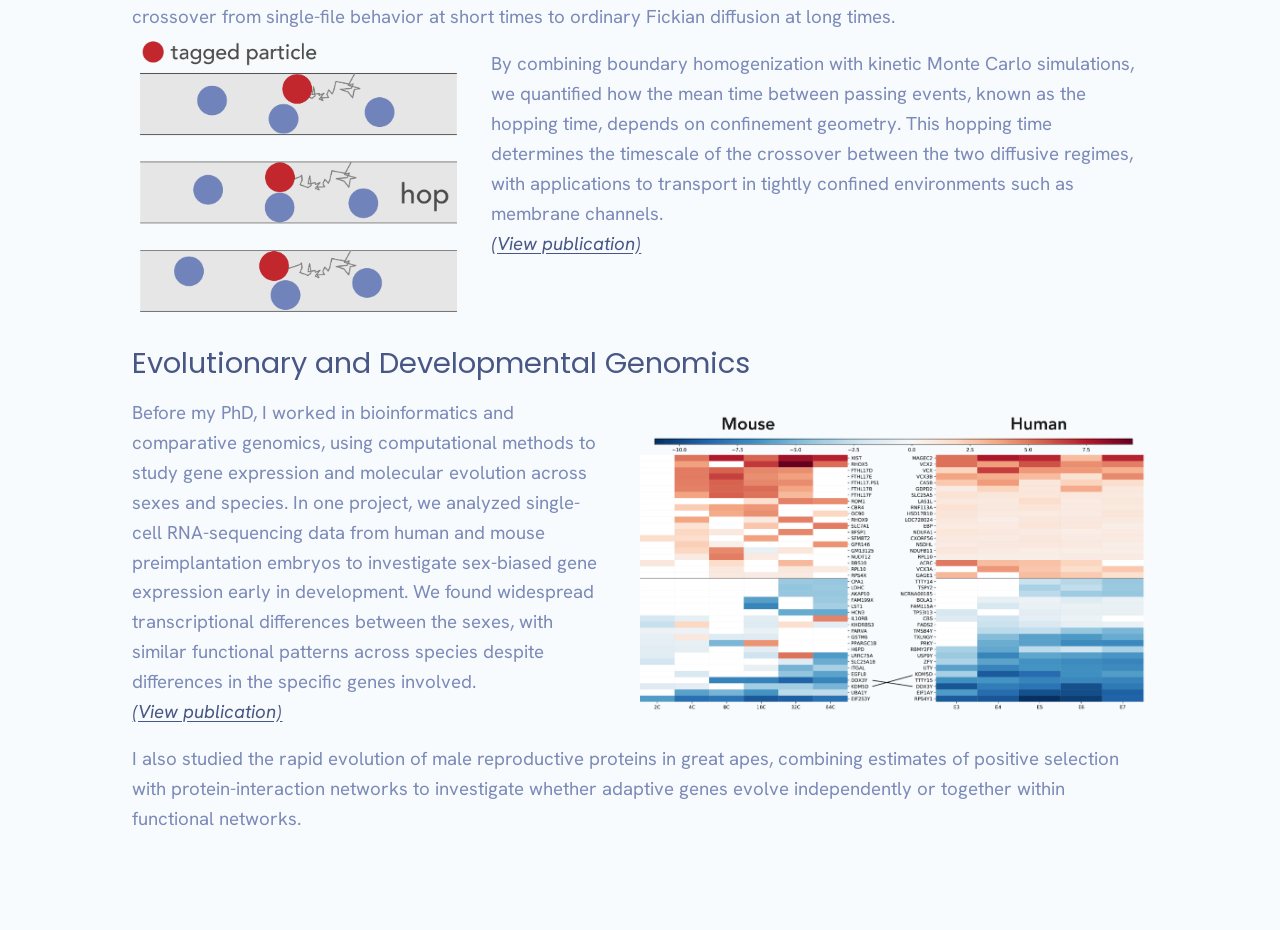
<file: research.html>
<!DOCTYPE html>
<html xmlns="http://www.w3.org/1999/xhtml" lang="en" xml:lang="en"><head>

<meta charset="utf-8">
<meta name="generator" content="quarto-1.10.18">

<meta name="viewport" content="width=device-width, initial-scale=1.0, user-scalable=yes">


<title>Research</title>
<style>
/* Default styles provided by pandoc.
** See https://pandoc.org/MANUAL.html#variables-for-html for config info.
*/
span.smallcaps{font-variant: small-caps;}
div.columns{display: flex; gap: 1.5em;}
div.column{flex: auto;}
@media screen {
div.columns{gap: min(4vw, 1.5em);}
div.column{overflow-x: auto;}
}
div.hanging-indent{margin-left: 1.5em; text-indent: -1.5em;}
ul.task-list{list-style: none;}
ul.task-list li input[type="checkbox"] {
  width: 0.8em;
  margin: 0 0.8em 0.2em -1em; /* quarto-specific, see https://github.com/quarto-dev/quarto-cli/issues/4556 */ 
  vertical-align: middle;
}
</style>


<script src="site_libs/quarto-nav/quarto-nav.js"></script>
<script src="site_libs/quarto-nav/headroom.min.js"></script>
<script src="site_libs/clipboard/clipboard.min.js"></script>
<script src="site_libs/quarto-html/quarto.js" type="module"></script>
<script src="site_libs/quarto-html/tabsets/tabsets.js" type="module"></script>
<script src="site_libs/quarto-html/popper.min.js"></script>
<script src="site_libs/quarto-html/tippy.umd.min.js"></script>
<link href="site_libs/quarto-html/tippy.css" rel="stylesheet">
<link href="site_libs/quarto-html/quarto-syntax-highlighting-64a204ab8560d761af7679ceaba22944.css" rel="stylesheet" class="quarto-color-scheme" id="quarto-text-highlighting-styles">
<link href="site_libs/quarto-html/quarto-syntax-highlighting-dark-b85bc7c33db8c58e0ec93c3465666fed.css" rel="stylesheet" class="quarto-color-scheme quarto-color-alternate" id="quarto-text-highlighting-styles">
<link href="site_libs/quarto-html/quarto-syntax-highlighting-64a204ab8560d761af7679ceaba22944.css" rel="stylesheet" class="quarto-color-scheme-extra" id="quarto-text-highlighting-styles">
<script src="site_libs/bootstrap/bootstrap.min.js"></script>
<link href="site_libs/bootstrap/bootstrap-icons.css" rel="stylesheet">
<link href="site_libs/bootstrap/bootstrap-d13599be659b31aaacc9b44a75b9adcc.min.css" rel="stylesheet" append-hash="true" class="quarto-color-scheme" id="quarto-bootstrap" data-mode="light">
<link href="site_libs/bootstrap/bootstrap-dark-3e5b2339313a4096a45ca24c7512d5c0.min.css" rel="stylesheet" append-hash="true" class="quarto-color-scheme quarto-color-alternate" id="quarto-bootstrap" data-mode="light">
<link href="site_libs/bootstrap/bootstrap-d13599be659b31aaacc9b44a75b9adcc.min.css" rel="stylesheet" append-hash="true" class="quarto-color-scheme-extra" id="quarto-bootstrap" data-mode="light">
<script id="quarto-search-options" type="application/json">{
  "language": {
    "search-no-results-text": "No results",
    "search-matching-documents-text": "matching documents",
    "search-copy-link-title": "Copy link to search",
    "search-hide-matches-text": "Hide additional matches",
    "search-more-match-text": "more match in this document",
    "search-more-matches-text": "more matches in this document",
    "search-clear-button-title": "Clear",
    "search-text-placeholder": "",
    "search-detached-cancel-button-title": "Cancel",
    "search-submit-button-title": "Submit",
    "search-label": "Search"
  }
}</script>


<link rel="stylesheet" href="styles.css">
</head>

<body class="nav-fixed quarto-light">

<div id="quarto-search-results"></div>
  <header id="quarto-header" class="headroom fixed-top">
    <nav class="navbar navbar-expand-lg " data-bs-theme="dark">
      <div class="navbar-container container-fluid">
          <button class="navbar-toggler" type="button" data-bs-toggle="collapse" data-bs-target="#navbarCollapse" aria-controls="navbarCollapse" role="menu" aria-expanded="false" aria-label="Toggle navigation" onclick="if (window.quartoToggleHeadroom) { window.quartoToggleHeadroom(); }">
  <span class="navbar-toggler-icon"></span>
</button>
          <div class="collapse navbar-collapse" id="navbarCollapse">
            <ul class="navbar-nav navbar-nav-scroll me-auto">
  <li class="nav-item">
    <a class="nav-link" href="./index.html"> 
<span class="menu-text">Victorya Richardson</span></a>
  </li>  
  <li class="nav-item">
    <a class="nav-link active" href="./research.html" aria-current="page"> 
<span class="menu-text">Research</span></a>
  </li>  
  <li class="nav-item">
    <a class="nav-link" href="./teaching.html"> 
<span class="menu-text">Teaching &amp; Mentorship</span></a>
  </li>  
  <li class="nav-item">
    <a class="nav-link" href="./publications.html"> 
<span class="menu-text">Publications</span></a>
  </li>  
</ul>
          </div> <!-- /navcollapse -->
            <div class="quarto-navbar-tools">
</div>
      </div> <!-- /container-fluid -->
    </nav>
</header>
<!-- content -->
<div id="quarto-content" class="quarto-container page-columns page-rows-contents page-layout-full page-navbar">
<!-- sidebar -->
<!-- margin-sidebar -->
    
<!-- main -->
<main class="content column-page" id="quarto-document-content">

<header id="title-block-header" class="quarto-title-block default">
<div class="quarto-title">
<h1 class="title">Research</h1>
</div>



<div class="quarto-title-meta column-page">

    
  
    
  </div>
  


</header>


<p>My research uses mathematical and computational modeling to investigate problems motivated by biology. I’m particularly interested in stochastic systems, where randomness plays an essential role in observed behavior.</p>
<section id="stochastic-models-of-biological-search" class="level2">
<h2 data-anchor-id="stochastic-models-of-biological-search">Stochastic Models of Biological Search</h2>
<div class="research-figure-right">
<p><img src="images/search-figure.png" class="img-fluid" style="width:100.0%"></p>
</div>
<p>Many cellular processes depend on how quickly diffusing molecules can locate small targets. My PhD research examined how stochastic switching between different modes of motion affects these search times, motivated by facilitated diffusion of transcription factors searching for specific binding sites on DNA.</p>
<p>To model this process, we developed an intermittent-search model in which particles stochastically switch between an active state that allows them to detect the target while diffusing and a hidden state in which they continue to diffuse but cannot detect it. In the facilitated-diffusion interpretation, these states represent motion along DNA and excursions away from the DNA, respectively. We used first-passage theory and asymptotic analysis to study the fastest search among many independent particles. When particles begin hidden, a very fast search requires both favorable initial positioning and sufficiently rapid activation into the search state. Requiring both events to occur on short timescales changes the extreme first-passage behavior and gives rise to distinct asymptotic regimes depending on the switching dynamics. We derived asymptotic approximations for the fastest search time in these different regimes and used numerical methods to characterize the transitions between them.<br>
<em><a href="./publications.html#facilitated-diffusion">(Manuscript in preparation)</a></em></p>
</section>
<section id="diffusion-in-complex-geometries" class="level2">
<h2 data-anchor-id="diffusion-in-complex-geometries">Diffusion in Complex Geometries</h2>
<p>Geometry can fundamentally alter the behavior of diffusing particles, particularly when motion is restricted by narrow passages or strong confinement. In two projects, we studied how geometric constraints affect escape times and collective diffusive behavior.</p>
<section id="narrow-escape-through-a-tube" class="level3">
<h3 data-anchor-id="narrow-escape-through-a-tube">Narrow escape through a tube</h3>
<p>The classical narrow escape problem asks how long it takes a diffusing particle to escape a bounded domain through a small opening. Motivated in part by asymmetric cell division in budding yeast, where a narrow nuclear bridge restricts diffusion between mother and daughter compartments, we studied a variation in which particles escape through a long, narrow tube.</p>
<div class="research-figure-right" style="margin: -2rem 1rem 1rem 1rem;">
<p><img src="images/tube-figure.png" class="img-fluid" style="width:100.0%"></p>
</div>
<p>Using matched asymptotic analysis and probabilistic methods, we derived asymptotic approximations for the mean escape time, resolving conflicting estimates that had appeared in the literature. We also investigated the case in which diffusivity differs between the tube and surrounding domain, providing a way to distinguish the effects of geometry from hindered diffusion within the narrow passage.<br>
<em><a href="./publications.html#narrow-escape">(View publication)</a></em></p>
</section>
<section id="quasi-single-file-diffusion" class="level3">
<h3 data-anchor-id="quasi-single-file-diffusion">Quasi-single-file diffusion</h3>
<p>When particles diffuse through sufficiently narrow channels, they cannot pass one another, producing single-file diffusion. We studied quasi-single-file diffusion, where slightly wider confinement permits rare passing events, leading to a crossover from single-file behavior at short times to ordinary Fickian diffusion at long times.</p>
<div class="research-figure-left" style="width: 32%; margin: -1rem 2rem 1rem 0;">
<p><img src="images/qsfd-figure.png" class="img-fluid" style="width:100.0%"></p>
</div>
<p>By combining boundary homogenization with kinetic Monte Carlo simulations, we quantified how the mean time between passing events, known as the hopping time, depends on confinement geometry. This hopping time determines the timescale of the crossover between the two diffusive regimes, with applications to transport in tightly confined environments such as membrane channels.<br>
<em><a href="./publications.html#quasi-single-file">(View publication)</a></em></p>
</section>
</section>
<section id="evolutionary-and-developmental-genomics" class="level2" style="clear: both;">
<h2 style="clear: both;" data-anchor-id="evolutionary-and-developmental-genomics">Evolutionary and Developmental Genomics</h2>
<div class="research-figure-right" style="width: 50%; margin:  1rem 0rem 0rem 2rem;">
<p><img src="images/sexdiff-figure.png" class="img-fluid" style="width:100.0%"></p>
</div>
<p>Before my PhD, I worked in bioinformatics and comparative genomics, using computational methods to study gene expression and molecular evolution across sexes and species. In one project, we analyzed single-cell RNA-sequencing data from human and mouse preimplantation embryos to investigate sex-biased gene expression early in development. We found widespread transcriptional differences between the sexes, with similar functional patterns across species despite differences in the specific genes involved.<br>
<em><a href="./publications.html#comparative-developmental-genomics">(View publication)</a></em></p>
<p>I also studied the rapid evolution of male reproductive proteins in great apes, combining estimates of positive selection with protein-interaction networks to investigate whether adaptive genes evolve independently or together within functional networks.</p>


</section>

</main> <!-- /main -->
<script id="quarto-html-after-body" type="application/javascript">
  window.document.addEventListener("DOMContentLoaded", function (event) {
    const isCodeAnnotation = (el) => {
      for (const clz of el.classList) {
        if (clz.startsWith('code-annotation-')) {                     
          return true;
        }
      }
      return false;
    }
    const onCopySuccess = function(e) {
      // button target
      const button = e.trigger;
      // don't keep focus
      button.blur();
      // flash "checked"
      button.classList.add('code-copy-button-checked');
      var currentTitle = button.getAttribute("title");
      button.setAttribute("title", "Copied!");
      let tooltip;
      if (window.bootstrap) {
        button.setAttribute("data-bs-toggle", "tooltip");
        button.setAttribute("data-bs-placement", "left");
        button.setAttribute("data-bs-title", "Copied!");
        tooltip = new bootstrap.Tooltip(button, 
          { trigger: "manual", 
            customClass: "code-copy-button-tooltip",
            offset: [0, -8]});
        tooltip.show();    
      }
      setTimeout(function() {
        if (tooltip) {
          tooltip.hide();
          button.removeAttribute("data-bs-title");
          button.removeAttribute("data-bs-toggle");
          button.removeAttribute("data-bs-placement");
        }
        button.setAttribute("title", currentTitle);
        button.classList.remove('code-copy-button-checked');
      }, 1000);
      // clear code selection
      e.clearSelection();
    }
    const getTextToCopy = function(trigger) {
      const outerScaffold = trigger.parentElement.cloneNode(true);
      const codeEl = outerScaffold.querySelector('code');
      for (const childEl of codeEl.children) {
        if (isCodeAnnotation(childEl)) {
          childEl.remove();
        }
      }
      return codeEl.innerText;
    }
    const clipboard = new window.ClipboardJS('.code-copy-button:not([data-in-quarto-modal])', {
      text: getTextToCopy
    });
    clipboard.on('success', onCopySuccess);
    if (window.document.getElementById('quarto-embedded-source-code-modal')) {
      const clipboardModal = new window.ClipboardJS('.code-copy-button[data-in-quarto-modal]', {
        text: getTextToCopy,
        container: window.document.getElementById('quarto-embedded-source-code-modal')
      });
      clipboardModal.on('success', onCopySuccess);
    }
      var localhostRegex = new RegExp(/^(?:http|https):\/\/localhost\:?[0-9]*\//);
      var mailtoRegex = new RegExp(/^mailto:/);
        var filterRegex = new RegExp("https:\/\/victoryarichardson\.com");
      var isInternal = (href) => {
          return filterRegex.test(href) || localhostRegex.test(href) || mailtoRegex.test(href);
      }
      // Inspect non-navigation links and adorn them if external
     var links = window.document.querySelectorAll('a[href]:not(.nav-link):not(.navbar-brand):not(.toc-action):not(.sidebar-link):not(.sidebar-item-toggle):not(.pagination-link):not(.no-external):not([aria-hidden]):not(.dropdown-item):not(.quarto-navigation-tool):not(.about-link)');
      for (var i=0; i<links.length; i++) {
        const link = links[i];
        if (!isInternal(link.href)) {
          // undo the damage that might have been done by quarto-nav.js in the case of
          // links that we want to consider external
          if (link.dataset.originalHref !== undefined) {
            link.href = link.dataset.originalHref;
          }
        }
      }
    function tippyHover(el, contentFn, onTriggerFn, onUntriggerFn) {
      const config = {
        allowHTML: true,
        maxWidth: 500,
        delay: 100,
        arrow: false,
        appendTo: function(el) {
            return el.parentElement;
        },
        interactive: true,
        interactiveBorder: 10,
        theme: 'quarto',
        placement: 'bottom-start',
      };
      if (contentFn) {
        config.content = contentFn;
      }
      if (onTriggerFn) {
        config.onTrigger = onTriggerFn;
      }
      if (onUntriggerFn) {
        config.onUntrigger = onUntriggerFn;
      }
      window.tippy(el, config); 
    }
    const noterefs = window.document.querySelectorAll('a[role="doc-noteref"]');
    for (var i=0; i<noterefs.length; i++) {
      const ref = noterefs[i];
      tippyHover(ref, function() {
        // use id or data attribute instead here
        let href = ref.getAttribute('data-footnote-href') || ref.getAttribute('href');
        try { href = new URL(href).hash; } catch {}
        const id = href.replace(/^#\/?/, "");
        const note = window.document.getElementById(id);
        if (note) {
          return note.innerHTML;
        } else {
          return "";
        }
      });
    }
    const xrefs = window.document.querySelectorAll('a.quarto-xref');
    const processXRef = (id, note) => {
      // Strip column container classes
      const stripColumnClz = (el) => {
        el.classList.remove("page-full", "page-columns");
        if (el.children) {
          for (const child of el.children) {
            stripColumnClz(child);
          }
        }
      }
      stripColumnClz(note)
      if (id === null || id.startsWith('sec-')) {
        // Special case sections, only their first couple elements
        const container = document.createElement("div");
        if (note.children && note.children.length > 2) {
          container.appendChild(note.children[0].cloneNode(true));
          for (let i = 1; i < note.children.length; i++) {
            const child = note.children[i];
            if (child.tagName === "P" && child.innerText === "") {
              continue;
            } else {
              container.appendChild(child.cloneNode(true));
              break;
            }
          }
          if (window.Quarto?.typesetMath) {
            window.Quarto.typesetMath(container);
          }
          return container.innerHTML
        } else {
          if (window.Quarto?.typesetMath) {
            window.Quarto.typesetMath(note);
          }
          return note.innerHTML;
        }
      } else {
        // Remove any anchor links if they are present
        const anchorLink = note.querySelector('a.anchorjs-link');
        if (anchorLink) {
          anchorLink.remove();
        }
        if (window.Quarto?.typesetMath) {
          window.Quarto.typesetMath(note);
        }
        if (note.classList.contains("callout")) {
          return note.outerHTML;
        } else {
          return note.innerHTML;
        }
      }
    }
    for (var i=0; i<xrefs.length; i++) {
      const xref = xrefs[i];
      tippyHover(xref, undefined, function(instance) {
        instance.disable();
        let url = xref.getAttribute('href');
        let hash = undefined; 
        if (url.startsWith('#')) {
          hash = url;
        } else {
          try { hash = new URL(url).hash; } catch {}
        }
        if (hash) {
          const id = hash.replace(/^#\/?/, "");
          const note = window.document.getElementById(id);
          if (note !== null) {
            try {
              const html = processXRef(id, note.cloneNode(true));
              instance.setContent(html);
            } finally {
              instance.enable();
              instance.show();
            }
          } else {
            // See if we can fetch this
            fetch(url.split('#')[0])
            .then(res => res.text())
            .then(html => {
              const parser = new DOMParser();
              const htmlDoc = parser.parseFromString(html, "text/html");
              const note = htmlDoc.getElementById(id);
              if (note !== null) {
                const html = processXRef(id, note);
                instance.setContent(html);
              } 
            }).finally(() => {
              instance.enable();
              instance.show();
            });
          }
        } else {
          // See if we can fetch a full url (with no hash to target)
          // This is a special case and we should probably do some content thinning / targeting
          fetch(url)
          .then(res => res.text())
          .then(html => {
            const parser = new DOMParser();
            const htmlDoc = parser.parseFromString(html, "text/html");
            const note = htmlDoc.querySelector('main.content');
            if (note !== null) {
              // This should only happen for chapter cross references
              // (since there is no id in the URL)
              // remove the first header
              if (note.children.length > 0 && note.children[0].tagName === "HEADER") {
                note.children[0].remove();
              }
              const html = processXRef(null, note);
              instance.setContent(html);
            } 
          }).finally(() => {
            instance.enable();
            instance.show();
          });
        }
      }, function(instance) {
      });
    }
        let selectedAnnoteEl;
        const selectorForAnnotation = ( cell, annotation) => {
          let cellAttr = 'data-code-cell="' + cell + '"';
          let lineAttr = 'data-code-annotation="' +  annotation + '"';
          const selector = 'span[' + cellAttr + '][' + lineAttr + ']';
          return selector;
        }
        const selectCodeLines = (annoteEl) => {
          const doc = window.document;
          const targetCell = annoteEl.getAttribute("data-target-cell");
          const targetAnnotation = annoteEl.getAttribute("data-target-annotation");
          const annoteSpan = window.document.querySelector(selectorForAnnotation(targetCell, targetAnnotation));
          const lines = annoteSpan.getAttribute("data-code-lines").split(",");
          const lineIds = lines.map((line) => {
            return targetCell + "-" + line;
          })
          let top = null;
          let height = null;
          let parent = null;
          if (lineIds.length > 0) {
              //compute the position of the single el (top and bottom and make a div)
              const el = window.document.getElementById(lineIds[0]);
              top = el.offsetTop;
              height = el.offsetHeight;
              parent = el.parentElement.parentElement;
            if (lineIds.length > 1) {
              const lastEl = window.document.getElementById(lineIds[lineIds.length - 1]);
              const bottom = lastEl.offsetTop + lastEl.offsetHeight;
              height = bottom - top;
            }
            if (top !== null && height !== null && parent !== null) {
              // cook up a div (if necessary) and position it 
              let div = window.document.getElementById("code-annotation-line-highlight");
              if (div === null) {
                div = window.document.createElement("div");
                div.setAttribute("id", "code-annotation-line-highlight");
                div.style.position = 'absolute';
                parent.appendChild(div);
              }
              div.style.top = top - 2 + "px";
              div.style.height = height + 4 + "px";
              div.style.left = 0;
              let gutterDiv = window.document.getElementById("code-annotation-line-highlight-gutter");
              if (gutterDiv === null) {
                gutterDiv = window.document.createElement("div");
                gutterDiv.setAttribute("id", "code-annotation-line-highlight-gutter");
                gutterDiv.style.position = 'absolute';
                const codeCell = window.document.getElementById(targetCell);
                const gutter = codeCell.querySelector('.code-annotation-gutter');
                gutter.appendChild(gutterDiv);
              }
              gutterDiv.style.top = top - 2 + "px";
              gutterDiv.style.height = height + 4 + "px";
            }
            selectedAnnoteEl = annoteEl;
          }
        };
        const unselectCodeLines = () => {
          const elementsIds = ["code-annotation-line-highlight", "code-annotation-line-highlight-gutter"];
          elementsIds.forEach((elId) => {
            const div = window.document.getElementById(elId);
            if (div) {
              div.remove();
            }
          });
          selectedAnnoteEl = undefined;
        };
          // Handle positioning of the toggle
      window.addEventListener(
        "resize",
        throttle(() => {
          elRect = undefined;
          if (selectedAnnoteEl) {
            selectCodeLines(selectedAnnoteEl);
          }
        }, 10)
      );
      function throttle(fn, ms) {
      let throttle = false;
      let timer;
        return (...args) => {
          if(!throttle) { // first call gets through
              fn.apply(this, args);
              throttle = true;
          } else { // all the others get throttled
              if(timer) clearTimeout(timer); // cancel #2
              timer = setTimeout(() => {
                fn.apply(this, args);
                timer = throttle = false;
              }, ms);
          }
        };
      }
        // Attach click handler to the DT
        const annoteDls = window.document.querySelectorAll('dt[data-target-cell]');
        for (const annoteDlNode of annoteDls) {
          annoteDlNode.addEventListener('click', (event) => {
            const clickedEl = event.target;
            if (clickedEl !== selectedAnnoteEl) {
              unselectCodeLines();
              const activeEl = window.document.querySelector('dt[data-target-cell].code-annotation-active');
              if (activeEl) {
                activeEl.classList.remove('code-annotation-active');
              }
              selectCodeLines(clickedEl);
              clickedEl.classList.add('code-annotation-active');
            } else {
              // Unselect the line
              unselectCodeLines();
              clickedEl.classList.remove('code-annotation-active');
            }
          });
        }
    const findCites = (el) => {
      const parentEl = el.parentElement;
      if (parentEl) {
        const cites = parentEl.dataset.cites;
        if (cites) {
          return {
            el,
            cites: cites.split(' ')
          };
        } else {
          return findCites(el.parentElement)
        }
      } else {
        return undefined;
      }
    };
    var bibliorefs = window.document.querySelectorAll('a[role="doc-biblioref"]');
    for (var i=0; i<bibliorefs.length; i++) {
      const ref = bibliorefs[i];
      const citeInfo = findCites(ref);
      if (citeInfo) {
        tippyHover(citeInfo.el, function() {
          var popup = window.document.createElement('div');
          citeInfo.cites.forEach(function(cite) {
            var citeDiv = window.document.createElement('div');
            citeDiv.classList.add('hanging-indent');
            citeDiv.classList.add('csl-entry');
            var biblioDiv = window.document.getElementById('ref-' + cite);
            if (biblioDiv) {
              citeDiv.innerHTML = biblioDiv.innerHTML;
            }
            popup.appendChild(citeDiv);
          });
          return popup.innerHTML;
        });
      }
    }
  });
  </script>
</div> <!-- /content -->




</body></html>
</file>
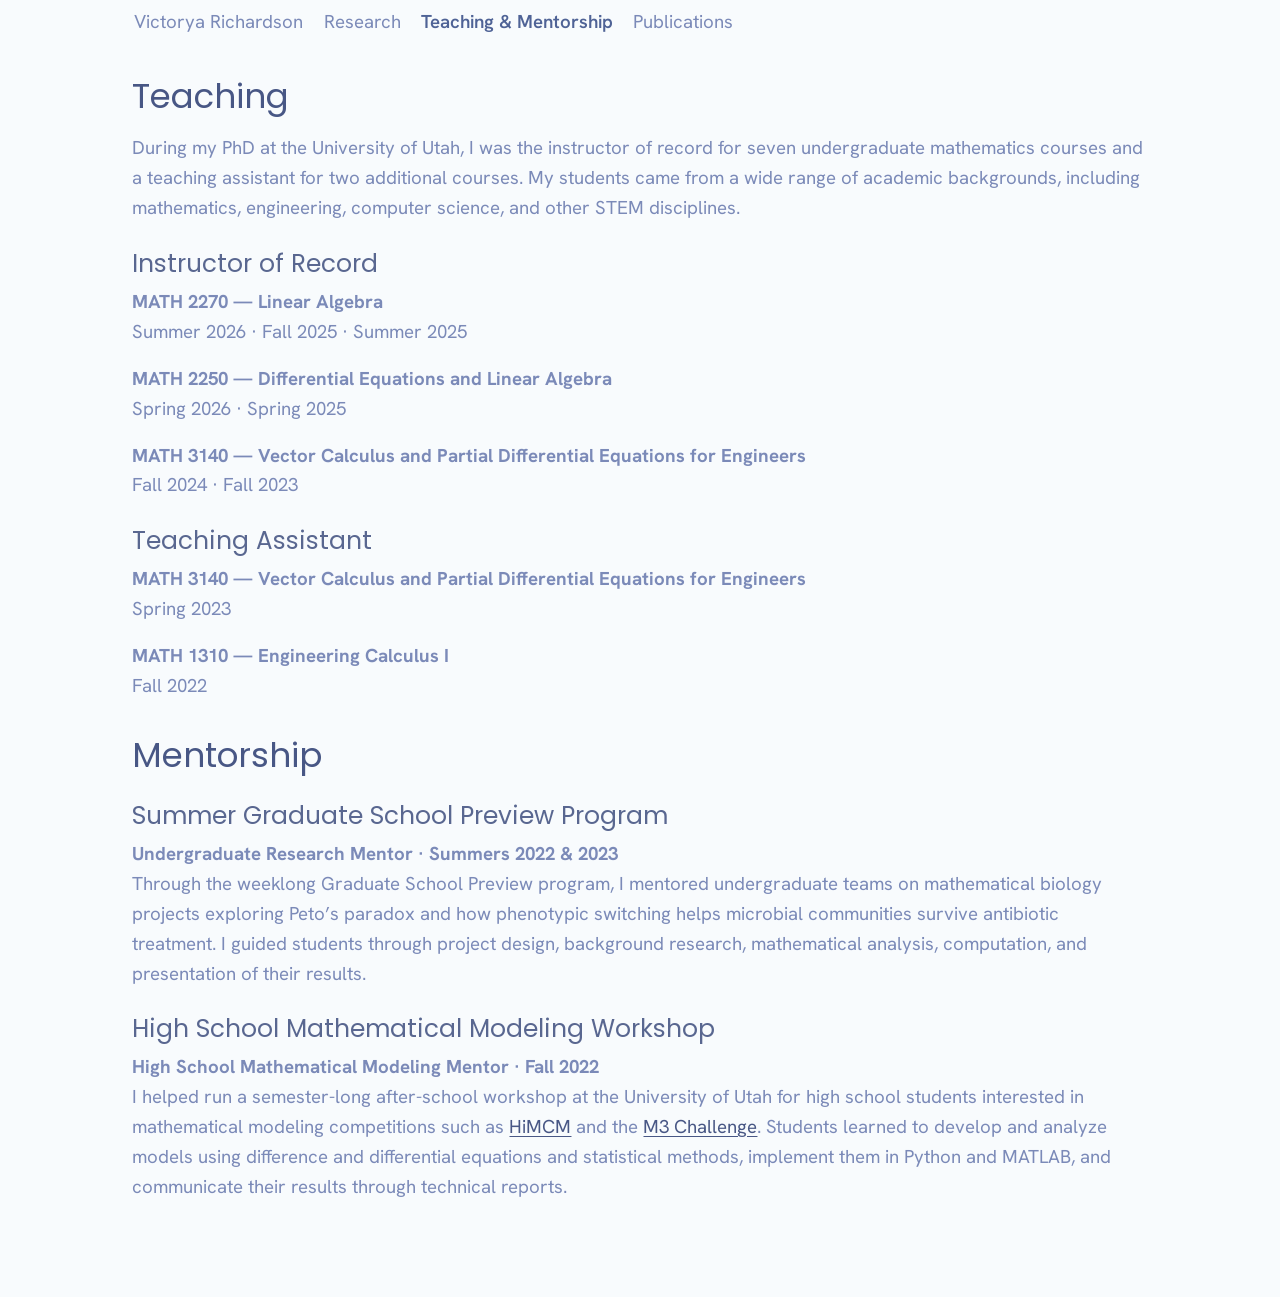
<file: teaching.html>
<!DOCTYPE html>
<html xmlns="http://www.w3.org/1999/xhtml" lang="en" xml:lang="en"><head>

<meta charset="utf-8">
<meta name="generator" content="quarto-1.10.18">

<meta name="viewport" content="width=device-width, initial-scale=1.0, user-scalable=yes">


<title>Teaching &amp; Mentorship</title>
<style>
/* Default styles provided by pandoc.
** See https://pandoc.org/MANUAL.html#variables-for-html for config info.
*/
span.smallcaps{font-variant: small-caps;}
div.columns{display: flex; gap: 1.5em;}
div.column{flex: auto;}
@media screen {
div.columns{gap: min(4vw, 1.5em);}
div.column{overflow-x: auto;}
}
div.hanging-indent{margin-left: 1.5em; text-indent: -1.5em;}
ul.task-list{list-style: none;}
ul.task-list li input[type="checkbox"] {
  width: 0.8em;
  margin: 0 0.8em 0.2em -1em; /* quarto-specific, see https://github.com/quarto-dev/quarto-cli/issues/4556 */ 
  vertical-align: middle;
}
</style>


<script src="site_libs/quarto-nav/quarto-nav.js"></script>
<script src="site_libs/quarto-nav/headroom.min.js"></script>
<script src="site_libs/clipboard/clipboard.min.js"></script>
<script src="site_libs/quarto-html/quarto.js" type="module"></script>
<script src="site_libs/quarto-html/tabsets/tabsets.js" type="module"></script>
<script src="site_libs/quarto-html/popper.min.js"></script>
<script src="site_libs/quarto-html/tippy.umd.min.js"></script>
<link href="site_libs/quarto-html/tippy.css" rel="stylesheet">
<link href="site_libs/quarto-html/quarto-syntax-highlighting-64a204ab8560d761af7679ceaba22944.css" rel="stylesheet" class="quarto-color-scheme" id="quarto-text-highlighting-styles">
<link href="site_libs/quarto-html/quarto-syntax-highlighting-dark-b85bc7c33db8c58e0ec93c3465666fed.css" rel="stylesheet" class="quarto-color-scheme quarto-color-alternate" id="quarto-text-highlighting-styles">
<link href="site_libs/quarto-html/quarto-syntax-highlighting-64a204ab8560d761af7679ceaba22944.css" rel="stylesheet" class="quarto-color-scheme-extra" id="quarto-text-highlighting-styles">
<script src="site_libs/bootstrap/bootstrap.min.js"></script>
<link href="site_libs/bootstrap/bootstrap-icons.css" rel="stylesheet">
<link href="site_libs/bootstrap/bootstrap-d13599be659b31aaacc9b44a75b9adcc.min.css" rel="stylesheet" append-hash="true" class="quarto-color-scheme" id="quarto-bootstrap" data-mode="light">
<link href="site_libs/bootstrap/bootstrap-dark-3e5b2339313a4096a45ca24c7512d5c0.min.css" rel="stylesheet" append-hash="true" class="quarto-color-scheme quarto-color-alternate" id="quarto-bootstrap" data-mode="light">
<link href="site_libs/bootstrap/bootstrap-d13599be659b31aaacc9b44a75b9adcc.min.css" rel="stylesheet" append-hash="true" class="quarto-color-scheme-extra" id="quarto-bootstrap" data-mode="light">
<script id="quarto-search-options" type="application/json">{
  "language": {
    "search-no-results-text": "No results",
    "search-matching-documents-text": "matching documents",
    "search-copy-link-title": "Copy link to search",
    "search-hide-matches-text": "Hide additional matches",
    "search-more-match-text": "more match in this document",
    "search-more-matches-text": "more matches in this document",
    "search-clear-button-title": "Clear",
    "search-text-placeholder": "",
    "search-detached-cancel-button-title": "Cancel",
    "search-submit-button-title": "Submit",
    "search-label": "Search"
  }
}</script>


<link rel="stylesheet" href="styles.css">
</head>

<body class="nav-fixed no-page-title quarto-light">

<div id="quarto-search-results"></div>
  <header id="quarto-header" class="headroom fixed-top">
    <nav class="navbar navbar-expand-lg " data-bs-theme="dark">
      <div class="navbar-container container-fluid">
          <button class="navbar-toggler" type="button" data-bs-toggle="collapse" data-bs-target="#navbarCollapse" aria-controls="navbarCollapse" role="menu" aria-expanded="false" aria-label="Toggle navigation" onclick="if (window.quartoToggleHeadroom) { window.quartoToggleHeadroom(); }">
  <span class="navbar-toggler-icon"></span>
</button>
          <div class="collapse navbar-collapse" id="navbarCollapse">
            <ul class="navbar-nav navbar-nav-scroll me-auto">
  <li class="nav-item">
    <a class="nav-link" href="./index.html"> 
<span class="menu-text">Victorya Richardson</span></a>
  </li>  
  <li class="nav-item">
    <a class="nav-link" href="./research.html"> 
<span class="menu-text">Research</span></a>
  </li>  
  <li class="nav-item">
    <a class="nav-link active" href="./teaching.html" aria-current="page"> 
<span class="menu-text">Teaching &amp; Mentorship</span></a>
  </li>  
  <li class="nav-item">
    <a class="nav-link" href="./publications.html"> 
<span class="menu-text">Publications</span></a>
  </li>  
</ul>
          </div> <!-- /navcollapse -->
            <div class="quarto-navbar-tools">
</div>
      </div> <!-- /container-fluid -->
    </nav>
</header>
<!-- content -->
<div id="quarto-content" class="quarto-container page-columns page-rows-contents page-layout-full page-navbar">
<!-- sidebar -->
<!-- margin-sidebar -->
    
<!-- main -->
<main class="content column-page" id="quarto-document-content">

<header id="title-block-header" class="quarto-title-block default">
<div class="quarto-title">
<h1 class="title">Teaching &amp; Mentorship</h1>
</div>



<div class="quarto-title-meta column-page">

    
  
    
  </div>
  


</header>


<section id="teaching" class="level1 page-heading">
<h1 class="page-heading">Teaching</h1>
<p>During my PhD at the University of Utah, I was the instructor of record for seven undergraduate mathematics courses and a teaching assistant for two additional courses. My students came from a wide range of academic backgrounds, including mathematics, engineering, computer science, and other STEM disciplines.</p>
<section id="instructor-of-record" class="level3">
<h3 data-anchor-id="instructor-of-record">Instructor of Record</h3>
<p><strong>MATH 2270 — Linear Algebra</strong><br>
Summer 2026 · Fall 2025 · Summer 2025</p>
<p><strong>MATH 2250 — Differential Equations and Linear Algebra</strong><br>
Spring 2026 · Spring 2025</p>
<p><strong>MATH 3140 — Vector Calculus and Partial Differential Equations for Engineers</strong><br>
Fall 2024 · Fall 2023</p>
</section>
<section id="teaching-assistant" class="level3">
<h3 data-anchor-id="teaching-assistant">Teaching Assistant</h3>
<p><strong>MATH 3140 — Vector Calculus and Partial Differential Equations for Engineers</strong><br>
Spring 2023</p>
<p><strong>MATH 1310 — Engineering Calculus I</strong><br>
Fall 2022</p>
</section>
</section>
<section id="mentorship" class="level1">
<h1>Mentorship</h1>
<section id="summer-graduate-school-preview-program" class="level3">
<h3 data-anchor-id="summer-graduate-school-preview-program">Summer Graduate School Preview Program</h3>
<p><strong>Undergraduate Research Mentor · Summers 2022 &amp; 2023</strong><br>
Through the weeklong Graduate School Preview program, I mentored undergraduate teams on mathematical biology projects exploring Peto’s paradox and how phenotypic switching helps microbial communities survive antibiotic treatment. I guided students through project design, background research, mathematical analysis, computation, and presentation of their results.</p>
</section>
<section id="high-school-mathematical-modeling-workshop" class="level3">
<h3 data-anchor-id="high-school-mathematical-modeling-workshop">High School Mathematical Modeling Workshop</h3>
<p><strong>High School Mathematical Modeling Mentor · Fall 2022</strong><br>
I helped run a semester-long after-school workshop at the University of Utah for high school students interested in mathematical modeling competitions such as <a href="https://www.comap.com/contests/himcm-midmcm">HiMCM</a> and the <a href="https://m3challenge.siam.org/">M3 Challenge</a>. Students learned to develop and analyze models using difference and differential equations and statistical methods, implement them in Python and MATLAB, and communicate their results through technical reports.</p>


</section>
</section>

</main> <!-- /main -->
<script id="quarto-html-after-body" type="application/javascript">
  window.document.addEventListener("DOMContentLoaded", function (event) {
    const isCodeAnnotation = (el) => {
      for (const clz of el.classList) {
        if (clz.startsWith('code-annotation-')) {                     
          return true;
        }
      }
      return false;
    }
    const onCopySuccess = function(e) {
      // button target
      const button = e.trigger;
      // don't keep focus
      button.blur();
      // flash "checked"
      button.classList.add('code-copy-button-checked');
      var currentTitle = button.getAttribute("title");
      button.setAttribute("title", "Copied!");
      let tooltip;
      if (window.bootstrap) {
        button.setAttribute("data-bs-toggle", "tooltip");
        button.setAttribute("data-bs-placement", "left");
        button.setAttribute("data-bs-title", "Copied!");
        tooltip = new bootstrap.Tooltip(button, 
          { trigger: "manual", 
            customClass: "code-copy-button-tooltip",
            offset: [0, -8]});
        tooltip.show();    
      }
      setTimeout(function() {
        if (tooltip) {
          tooltip.hide();
          button.removeAttribute("data-bs-title");
          button.removeAttribute("data-bs-toggle");
          button.removeAttribute("data-bs-placement");
        }
        button.setAttribute("title", currentTitle);
        button.classList.remove('code-copy-button-checked');
      }, 1000);
      // clear code selection
      e.clearSelection();
    }
    const getTextToCopy = function(trigger) {
      const outerScaffold = trigger.parentElement.cloneNode(true);
      const codeEl = outerScaffold.querySelector('code');
      for (const childEl of codeEl.children) {
        if (isCodeAnnotation(childEl)) {
          childEl.remove();
        }
      }
      return codeEl.innerText;
    }
    const clipboard = new window.ClipboardJS('.code-copy-button:not([data-in-quarto-modal])', {
      text: getTextToCopy
    });
    clipboard.on('success', onCopySuccess);
    if (window.document.getElementById('quarto-embedded-source-code-modal')) {
      const clipboardModal = new window.ClipboardJS('.code-copy-button[data-in-quarto-modal]', {
        text: getTextToCopy,
        container: window.document.getElementById('quarto-embedded-source-code-modal')
      });
      clipboardModal.on('success', onCopySuccess);
    }
      var localhostRegex = new RegExp(/^(?:http|https):\/\/localhost\:?[0-9]*\//);
      var mailtoRegex = new RegExp(/^mailto:/);
        var filterRegex = new RegExp("https:\/\/victoryarichardson\.com");
      var isInternal = (href) => {
          return filterRegex.test(href) || localhostRegex.test(href) || mailtoRegex.test(href);
      }
      // Inspect non-navigation links and adorn them if external
     var links = window.document.querySelectorAll('a[href]:not(.nav-link):not(.navbar-brand):not(.toc-action):not(.sidebar-link):not(.sidebar-item-toggle):not(.pagination-link):not(.no-external):not([aria-hidden]):not(.dropdown-item):not(.quarto-navigation-tool):not(.about-link)');
      for (var i=0; i<links.length; i++) {
        const link = links[i];
        if (!isInternal(link.href)) {
          // undo the damage that might have been done by quarto-nav.js in the case of
          // links that we want to consider external
          if (link.dataset.originalHref !== undefined) {
            link.href = link.dataset.originalHref;
          }
        }
      }
    function tippyHover(el, contentFn, onTriggerFn, onUntriggerFn) {
      const config = {
        allowHTML: true,
        maxWidth: 500,
        delay: 100,
        arrow: false,
        appendTo: function(el) {
            return el.parentElement;
        },
        interactive: true,
        interactiveBorder: 10,
        theme: 'quarto',
        placement: 'bottom-start',
      };
      if (contentFn) {
        config.content = contentFn;
      }
      if (onTriggerFn) {
        config.onTrigger = onTriggerFn;
      }
      if (onUntriggerFn) {
        config.onUntrigger = onUntriggerFn;
      }
      window.tippy(el, config); 
    }
    const noterefs = window.document.querySelectorAll('a[role="doc-noteref"]');
    for (var i=0; i<noterefs.length; i++) {
      const ref = noterefs[i];
      tippyHover(ref, function() {
        // use id or data attribute instead here
        let href = ref.getAttribute('data-footnote-href') || ref.getAttribute('href');
        try { href = new URL(href).hash; } catch {}
        const id = href.replace(/^#\/?/, "");
        const note = window.document.getElementById(id);
        if (note) {
          return note.innerHTML;
        } else {
          return "";
        }
      });
    }
    const xrefs = window.document.querySelectorAll('a.quarto-xref');
    const processXRef = (id, note) => {
      // Strip column container classes
      const stripColumnClz = (el) => {
        el.classList.remove("page-full", "page-columns");
        if (el.children) {
          for (const child of el.children) {
            stripColumnClz(child);
          }
        }
      }
      stripColumnClz(note)
      if (id === null || id.startsWith('sec-')) {
        // Special case sections, only their first couple elements
        const container = document.createElement("div");
        if (note.children && note.children.length > 2) {
          container.appendChild(note.children[0].cloneNode(true));
          for (let i = 1; i < note.children.length; i++) {
            const child = note.children[i];
            if (child.tagName === "P" && child.innerText === "") {
              continue;
            } else {
              container.appendChild(child.cloneNode(true));
              break;
            }
          }
          if (window.Quarto?.typesetMath) {
            window.Quarto.typesetMath(container);
          }
          return container.innerHTML
        } else {
          if (window.Quarto?.typesetMath) {
            window.Quarto.typesetMath(note);
          }
          return note.innerHTML;
        }
      } else {
        // Remove any anchor links if they are present
        const anchorLink = note.querySelector('a.anchorjs-link');
        if (anchorLink) {
          anchorLink.remove();
        }
        if (window.Quarto?.typesetMath) {
          window.Quarto.typesetMath(note);
        }
        if (note.classList.contains("callout")) {
          return note.outerHTML;
        } else {
          return note.innerHTML;
        }
      }
    }
    for (var i=0; i<xrefs.length; i++) {
      const xref = xrefs[i];
      tippyHover(xref, undefined, function(instance) {
        instance.disable();
        let url = xref.getAttribute('href');
        let hash = undefined; 
        if (url.startsWith('#')) {
          hash = url;
        } else {
          try { hash = new URL(url).hash; } catch {}
        }
        if (hash) {
          const id = hash.replace(/^#\/?/, "");
          const note = window.document.getElementById(id);
          if (note !== null) {
            try {
              const html = processXRef(id, note.cloneNode(true));
              instance.setContent(html);
            } finally {
              instance.enable();
              instance.show();
            }
          } else {
            // See if we can fetch this
            fetch(url.split('#')[0])
            .then(res => res.text())
            .then(html => {
              const parser = new DOMParser();
              const htmlDoc = parser.parseFromString(html, "text/html");
              const note = htmlDoc.getElementById(id);
              if (note !== null) {
                const html = processXRef(id, note);
                instance.setContent(html);
              } 
            }).finally(() => {
              instance.enable();
              instance.show();
            });
          }
        } else {
          // See if we can fetch a full url (with no hash to target)
          // This is a special case and we should probably do some content thinning / targeting
          fetch(url)
          .then(res => res.text())
          .then(html => {
            const parser = new DOMParser();
            const htmlDoc = parser.parseFromString(html, "text/html");
            const note = htmlDoc.querySelector('main.content');
            if (note !== null) {
              // This should only happen for chapter cross references
              // (since there is no id in the URL)
              // remove the first header
              if (note.children.length > 0 && note.children[0].tagName === "HEADER") {
                note.children[0].remove();
              }
              const html = processXRef(null, note);
              instance.setContent(html);
            } 
          }).finally(() => {
            instance.enable();
            instance.show();
          });
        }
      }, function(instance) {
      });
    }
        let selectedAnnoteEl;
        const selectorForAnnotation = ( cell, annotation) => {
          let cellAttr = 'data-code-cell="' + cell + '"';
          let lineAttr = 'data-code-annotation="' +  annotation + '"';
          const selector = 'span[' + cellAttr + '][' + lineAttr + ']';
          return selector;
        }
        const selectCodeLines = (annoteEl) => {
          const doc = window.document;
          const targetCell = annoteEl.getAttribute("data-target-cell");
          const targetAnnotation = annoteEl.getAttribute("data-target-annotation");
          const annoteSpan = window.document.querySelector(selectorForAnnotation(targetCell, targetAnnotation));
          const lines = annoteSpan.getAttribute("data-code-lines").split(",");
          const lineIds = lines.map((line) => {
            return targetCell + "-" + line;
          })
          let top = null;
          let height = null;
          let parent = null;
          if (lineIds.length > 0) {
              //compute the position of the single el (top and bottom and make a div)
              const el = window.document.getElementById(lineIds[0]);
              top = el.offsetTop;
              height = el.offsetHeight;
              parent = el.parentElement.parentElement;
            if (lineIds.length > 1) {
              const lastEl = window.document.getElementById(lineIds[lineIds.length - 1]);
              const bottom = lastEl.offsetTop + lastEl.offsetHeight;
              height = bottom - top;
            }
            if (top !== null && height !== null && parent !== null) {
              // cook up a div (if necessary) and position it 
              let div = window.document.getElementById("code-annotation-line-highlight");
              if (div === null) {
                div = window.document.createElement("div");
                div.setAttribute("id", "code-annotation-line-highlight");
                div.style.position = 'absolute';
                parent.appendChild(div);
              }
              div.style.top = top - 2 + "px";
              div.style.height = height + 4 + "px";
              div.style.left = 0;
              let gutterDiv = window.document.getElementById("code-annotation-line-highlight-gutter");
              if (gutterDiv === null) {
                gutterDiv = window.document.createElement("div");
                gutterDiv.setAttribute("id", "code-annotation-line-highlight-gutter");
                gutterDiv.style.position = 'absolute';
                const codeCell = window.document.getElementById(targetCell);
                const gutter = codeCell.querySelector('.code-annotation-gutter');
                gutter.appendChild(gutterDiv);
              }
              gutterDiv.style.top = top - 2 + "px";
              gutterDiv.style.height = height + 4 + "px";
            }
            selectedAnnoteEl = annoteEl;
          }
        };
        const unselectCodeLines = () => {
          const elementsIds = ["code-annotation-line-highlight", "code-annotation-line-highlight-gutter"];
          elementsIds.forEach((elId) => {
            const div = window.document.getElementById(elId);
            if (div) {
              div.remove();
            }
          });
          selectedAnnoteEl = undefined;
        };
          // Handle positioning of the toggle
      window.addEventListener(
        "resize",
        throttle(() => {
          elRect = undefined;
          if (selectedAnnoteEl) {
            selectCodeLines(selectedAnnoteEl);
          }
        }, 10)
      );
      function throttle(fn, ms) {
      let throttle = false;
      let timer;
        return (...args) => {
          if(!throttle) { // first call gets through
              fn.apply(this, args);
              throttle = true;
          } else { // all the others get throttled
              if(timer) clearTimeout(timer); // cancel #2
              timer = setTimeout(() => {
                fn.apply(this, args);
                timer = throttle = false;
              }, ms);
          }
        };
      }
        // Attach click handler to the DT
        const annoteDls = window.document.querySelectorAll('dt[data-target-cell]');
        for (const annoteDlNode of annoteDls) {
          annoteDlNode.addEventListener('click', (event) => {
            const clickedEl = event.target;
            if (clickedEl !== selectedAnnoteEl) {
              unselectCodeLines();
              const activeEl = window.document.querySelector('dt[data-target-cell].code-annotation-active');
              if (activeEl) {
                activeEl.classList.remove('code-annotation-active');
              }
              selectCodeLines(clickedEl);
              clickedEl.classList.add('code-annotation-active');
            } else {
              // Unselect the line
              unselectCodeLines();
              clickedEl.classList.remove('code-annotation-active');
            }
          });
        }
    const findCites = (el) => {
      const parentEl = el.parentElement;
      if (parentEl) {
        const cites = parentEl.dataset.cites;
        if (cites) {
          return {
            el,
            cites: cites.split(' ')
          };
        } else {
          return findCites(el.parentElement)
        }
      } else {
        return undefined;
      }
    };
    var bibliorefs = window.document.querySelectorAll('a[role="doc-biblioref"]');
    for (var i=0; i<bibliorefs.length; i++) {
      const ref = bibliorefs[i];
      const citeInfo = findCites(ref);
      if (citeInfo) {
        tippyHover(citeInfo.el, function() {
          var popup = window.document.createElement('div');
          citeInfo.cites.forEach(function(cite) {
            var citeDiv = window.document.createElement('div');
            citeDiv.classList.add('hanging-indent');
            citeDiv.classList.add('csl-entry');
            var biblioDiv = window.document.getElementById('ref-' + cite);
            if (biblioDiv) {
              citeDiv.innerHTML = biblioDiv.innerHTML;
            }
            popup.appendChild(citeDiv);
          });
          return popup.innerHTML;
        });
      }
    }
  });
  </script>
</div> <!-- /content -->




</body></html>
</file>
<file: site_libs/quarto-html/tippy.css>
.tippy-box[data-animation=fade][data-state=hidden]{opacity:0}[data-tippy-root]{max-width:calc(100vw - 10px)}.tippy-box{position:relative;background-color:#333;color:#fff;border-radius:4px;font-size:14px;line-height:1.4;white-space:normal;outline:0;transition-property:transform,visibility,opacity}.tippy-box[data-placement^=top]>.tippy-arrow{bottom:0}.tippy-box[data-placement^=top]>.tippy-arrow:before{bottom:-7px;left:0;border-width:8px 8px 0;border-top-color:initial;transform-origin:center top}.tippy-box[data-placement^=bottom]>.tippy-arrow{top:0}.tippy-box[data-placement^=bottom]>.tippy-arrow:before{top:-7px;left:0;border-width:0 8px 8px;border-bottom-color:initial;transform-origin:center bottom}.tippy-box[data-placement^=left]>.tippy-arrow{right:0}.tippy-box[data-placement^=left]>.tippy-arrow:before{border-width:8px 0 8px 8px;border-left-color:initial;right:-7px;transform-origin:center left}.tippy-box[data-placement^=right]>.tippy-arrow{left:0}.tippy-box[data-placement^=right]>.tippy-arrow:before{left:-7px;border-width:8px 8px 8px 0;border-right-color:initial;transform-origin:center right}.tippy-box[data-inertia][data-state=visible]{transition-timing-function:cubic-bezier(.54,1.5,.38,1.11)}.tippy-arrow{width:16px;height:16px;color:#333}.tippy-arrow:before{content:"";position:absolute;border-color:transparent;border-style:solid}.tippy-content{position:relative;padding:5px 9px;z-index:1}
</file>
<file: site_libs/quarto-html/quarto-syntax-highlighting-64a204ab8560d761af7679ceaba22944.css>
/* quarto syntax highlight colors */
:root {
  --quarto-hl-ot-color: #003B4F;
  --quarto-hl-at-color: #657422;
  --quarto-hl-ss-color: #20794D;
  --quarto-hl-an-color: #5E5E5E;
  --quarto-hl-fu-color: #4758AB;
  --quarto-hl-st-color: #20794D;
  --quarto-hl-cf-color: #003B4F;
  --quarto-hl-op-color: #5E5E5E;
  --quarto-hl-er-color: #AD0000;
  --quarto-hl-bn-color: #AD0000;
  --quarto-hl-al-color: #AD0000;
  --quarto-hl-va-color: #111111;
  --quarto-hl-bu-color: inherit;
  --quarto-hl-ex-color: inherit;
  --quarto-hl-pp-color: #AD0000;
  --quarto-hl-in-color: #5E5E5E;
  --quarto-hl-vs-color: #20794D;
  --quarto-hl-wa-color: #5E5E5E;
  --quarto-hl-do-color: #5E5E5E;
  --quarto-hl-im-color: #00769E;
  --quarto-hl-ch-color: #20794D;
  --quarto-hl-dt-color: #AD0000;
  --quarto-hl-fl-color: #AD0000;
  --quarto-hl-co-color: #5E5E5E;
  --quarto-hl-cv-color: #5E5E5E;
  --quarto-hl-cn-color: #8f5902;
  --quarto-hl-sc-color: #5E5E5E;
  --quarto-hl-dv-color: #AD0000;
  --quarto-hl-kw-color: #003B4F;
}

/* other quarto variables */
:root {
  --quarto-font-monospace: SFMono-Regular, Menlo, Monaco, Consolas, "Liberation Mono", "Courier New", monospace;
}

/* syntax highlight based on Pandoc's rules */
pre > code.sourceCode > span {
  color: #003B4F;
}

code.sourceCode > span {
  color: #003B4F;
}

div.sourceCode,
div.sourceCode pre.sourceCode {
  color: #003B4F;
}

/* Normal */
code span {
  color: #003B4F;
}

/* Alert */
code span.al {
  color: #AD0000;
  font-style: inherit;
}

/* Annotation */
code span.an {
  color: #5E5E5E;
  font-style: inherit;
}

/* Attribute */
code span.at {
  color: #657422;
  font-style: inherit;
}

/* BaseN */
code span.bn {
  color: #AD0000;
  font-style: inherit;
}

/* BuiltIn */
code span.bu {
  font-style: inherit;
}

/* ControlFlow */
code span.cf {
  color: #003B4F;
  font-weight: bold;
  font-style: inherit;
}

/* Char */
code span.ch {
  color: #20794D;
  font-style: inherit;
}

/* Constant */
code span.cn {
  color: #8f5902;
  font-style: inherit;
}

/* Comment */
code span.co {
  color: #5E5E5E;
  font-style: inherit;
}

/* CommentVar */
code span.cv {
  color: #5E5E5E;
  font-style: italic;
}

/* Documentation */
code span.do {
  color: #5E5E5E;
  font-style: italic;
}

/* DataType */
code span.dt {
  color: #AD0000;
  font-style: inherit;
}

/* DecVal */
code span.dv {
  color: #AD0000;
  font-style: inherit;
}

/* Error */
code span.er {
  color: #AD0000;
  font-style: inherit;
}

/* Extension */
code span.ex {
  font-style: inherit;
}

/* Float */
code span.fl {
  color: #AD0000;
  font-style: inherit;
}

/* Function */
code span.fu {
  color: #4758AB;
  font-style: inherit;
}

/* Import */
code span.im {
  color: #00769E;
  font-style: inherit;
}

/* Information */
code span.in {
  color: #5E5E5E;
  font-style: inherit;
}

/* Keyword */
code span.kw {
  color: #003B4F;
  font-weight: bold;
  font-style: inherit;
}

/* Operator */
code span.op {
  color: #5E5E5E;
  font-style: inherit;
}

/* Other */
code span.ot {
  color: #003B4F;
  font-style: inherit;
}

/* Preprocessor */
code span.pp {
  color: #AD0000;
  font-style: inherit;
}

/* SpecialChar */
code span.sc {
  color: #5E5E5E;
  font-style: inherit;
}

/* SpecialString */
code span.ss {
  color: #20794D;
  font-style: inherit;
}

/* String */
code span.st {
  color: #20794D;
  font-style: inherit;
}

/* Variable */
code span.va {
  color: #111111;
  font-style: inherit;
}

/* VerbatimString */
code span.vs {
  color: #20794D;
  font-style: inherit;
}

/* Warning */
code span.wa {
  color: #5E5E5E;
  font-style: italic;
}

.prevent-inlining {
  content: "</";
}

/*# sourceMappingURL=9d8d5bb603a83b8298b89080a598c93b.css.map */
</file>
<file: site_libs/quarto-html/quarto-syntax-highlighting-dark-b85bc7c33db8c58e0ec93c3465666fed.css>
/* quarto syntax highlight colors */
:root {
  --quarto-hl-al-color: #f07178;
  --quarto-hl-an-color: #d4d0ab;
  --quarto-hl-at-color: #00e0e0;
  --quarto-hl-bn-color: #d4d0ab;
  --quarto-hl-bu-color: #abe338;
  --quarto-hl-ch-color: #abe338;
  --quarto-hl-co-color: #f8f8f2;
  --quarto-hl-cv-color: #ffd700;
  --quarto-hl-cn-color: #ffd700;
  --quarto-hl-cf-color: #ffa07a;
  --quarto-hl-dt-color: #ffa07a;
  --quarto-hl-dv-color: #d4d0ab;
  --quarto-hl-do-color: #f8f8f2;
  --quarto-hl-er-color: #f07178;
  --quarto-hl-ex-color: #00e0e0;
  --quarto-hl-fl-color: #d4d0ab;
  --quarto-hl-fu-color: #ffa07a;
  --quarto-hl-im-color: #abe338;
  --quarto-hl-in-color: #d4d0ab;
  --quarto-hl-kw-color: #ffa07a;
  --quarto-hl-op-color: #ffa07a;
  --quarto-hl-ot-color: #00e0e0;
  --quarto-hl-pp-color: #dcc6e0;
  --quarto-hl-re-color: #00e0e0;
  --quarto-hl-sc-color: #abe338;
  --quarto-hl-ss-color: #abe338;
  --quarto-hl-st-color: #abe338;
  --quarto-hl-va-color: #00e0e0;
  --quarto-hl-vs-color: #abe338;
  --quarto-hl-wa-color: #dcc6e0;
}

/* other quarto variables */
:root {
  --quarto-font-monospace: SFMono-Regular, Menlo, Monaco, Consolas, "Liberation Mono", "Courier New", monospace;
}

/* syntax highlight based on Pandoc's rules */
pre > code.sourceCode > span {
  color: #f8f8f2;
}

code.sourceCode > span {
  color: #f8f8f2;
}

div.sourceCode,
div.sourceCode pre.sourceCode {
  color: #f8f8f2;
}

/* Normal */
code span {
  color: #f8f8f2;
}

/* Alert */
code span.al {
  color: #f07178;
}

/* Annotation */
code span.an {
  color: #d4d0ab;
}

/* Attribute */
code span.at {
  color: #00e0e0;
}

/* BaseN */
code span.bn {
  color: #d4d0ab;
}

/* BuiltIn */
code span.bu {
  color: #abe338;
}

/* ControlFlow */
code span.cf {
  font-weight: bold;
  color: #ffa07a;
}

/* Char */
code span.ch {
  color: #abe338;
}

/* Constant */
code span.cn {
  color: #ffd700;
}

/* Comment */
code span.co {
  font-style: italic;
  color: #f8f8f2;
}

/* CommentVar */
code span.cv {
  color: #ffd700;
}

/* Documentation */
code span.do {
  color: #f8f8f2;
}

/* DataType */
code span.dt {
  color: #ffa07a;
}

/* DecVal */
code span.dv {
  color: #d4d0ab;
}

/* Error */
code span.er {
  color: #f07178;
  text-decoration: underline;
}

/* Extension */
code span.ex {
  font-weight: bold;
  color: #00e0e0;
}

/* Float */
code span.fl {
  color: #d4d0ab;
}

/* Function */
code span.fu {
  color: #ffa07a;
}

/* Import */
code span.im {
  color: #abe338;
}

/* Information */
code span.in {
  color: #d4d0ab;
}

/* Keyword */
code span.kw {
  font-weight: bold;
  color: #ffa07a;
}

/* Operator */
code span.op {
  color: #ffa07a;
}

/* Other */
code span.ot {
  color: #00e0e0;
}

/* Preprocessor */
code span.pp {
  color: #dcc6e0;
}

/* RegionMarker */
code span.re {
  background-color: #f8f8f2;
  color: #00e0e0;
}

/* SpecialChar */
code span.sc {
  color: #abe338;
}

/* SpecialString */
code span.ss {
  color: #abe338;
}

/* String */
code span.st {
  color: #abe338;
}

/* Variable */
code span.va {
  color: #00e0e0;
}

/* VerbatimString */
code span.vs {
  color: #abe338;
}

/* Warning */
code span.wa {
  color: #dcc6e0;
}

.prevent-inlining {
  content: "</";
}

/*# sourceMappingURL=4ed8f1090dec6531da29ab00902aa718.css.map */
</file>
<file: styles.css>
/* ---------- General page text ---------- */

body {
  font-size: 1.1rem;
  line-height: 1.6;
}

main.content {
  width: 100%;
}


/* ---------- Trestles home page ---------- */

/* Main name/title */
.quarto-about-trestles .quarto-title h1.title {
  font-size: 2rem;
}

/* Headings within the written introduction */
.quarto-about-trestles .about-contents h2 {
  font-size: 1.5rem;
}

.quarto-about-trestles .about-contents h3 {
  font-size: 1.25rem;
}


/* ---------- Trestles vertical divider ---------- */

@media (min-width: 992px) {
  .quarto-about-trestles .about-contents {
    border-left: 1px solid color-mix(
      in srgb,
      var(--bs-body-color) 50%,
      transparent
    ) !important;
  }
}

@media (min-width: 992px) {
  .quarto-about-trestles .about-contents {
    padding-top: 2rem;
  }
}


/* Compact Trestles slightly on shorter desktop screens */
@media (min-width: 992px) and (max-height: 800px) {
  div.quarto-about-trestles {
    padding-top: 0.75rem !important;
  }

  .quarto-about-trestles .about-image {
    max-width: 18em !important;
  }
}

/* ---------- Navbar ---------- */

/* Height, spacing, background, and bottom line */
.navbar {
  padding-top: 0.15rem;
  padding-bottom: 0.15rem;
  /* border-bottom: 1px solid #ddd; */
}

/* Width of the title and links inside the navbar */
.navbar > .container-fluid {
  max-width: 1100px;
  margin-inline: auto;
  padding-inline: 2rem;
}

/* Website title */
.navbar-brand {
  font-size: 1.1rem;
  padding-top: 0.2rem;
  padding-bottom: 0.2rem;
}

/* Home/About navigation links */
.navbar-nav .nav-link {
  font-size: 1.1rem;
  padding-top: 0.2rem;
  padding-bottom: 0.2rem;
}

/* Space between the navbar and Trestles content */
div.quarto-about-trestles {
  padding-top: 1rem !important;
}

/* ---------- Active navbar page ---------- */

:root {
  --site-body-text-color: #7b8ab8;
  --site-active-nav-color: #4f6396;
}

/* All navbar links */
#quarto-header .navbar-nav .nav-link {
  position: relative;
  opacity: 1 !important;
}

/* Inactive navbar links */
#quarto-header .navbar-nav .nav-link:not(.active):not([aria-current="page"]),
#quarto-header .navbar-nav .nav-link:not(.active):not([aria-current="page"]) .menu-text {
  color: var(--site-body-text-color) !important;
}

/* Navbar link for the current page */
#quarto-header .navbar-nav .nav-link.active,
#quarto-header .navbar-nav .nav-link[aria-current="page"],
#quarto-header .navbar-nav .nav-link.active .menu-text,
#quarto-header .navbar-nav .nav-link[aria-current="page"] .menu-text {
  color: var(--site-active-nav-color) !important;
  font-weight: 600;
}

/* Hide the visible page title while retaining its metadata */
body.no-page-title #title-block-header {
  display: none;
}

.page-heading {
  margin-top: 0rem;
}

/* Underline beneath the current page */
/* .navbar-nav .nav-link.active::after,
.navbar-nav .nav-link[aria-current="page"]::after {
  content: "";
  position: absolute;
  left: 0.5rem;
  right: 0.5rem;
  bottom: -0.05rem;
  height: 3px;
  border-radius: 999px;
  background-color: currentColor;
} */


/* Arrange Trestles links in two rows on desktop */
@media (min-width: 992px) {
  .quarto-about-trestles .about-links {
    display: grid !important;
    grid-template-columns: max-content max-content;
    justify-content: center;
    gap: 0.5rem 0.75rem;
  }

  .quarto-about-trestles .about-links a[href^="mailto:"] {
    grid-column: 1 / -1;
    justify-self: center;
  }
}

/* ---------- Regular page layout ---------- */
main.content {
  max-width: 1100px;
  margin-inline: auto;
  padding-inline: 2.5rem;
}

/* Section headings on regular pages */
main.content h2 {
  font-size: 1.7rem;
  border-bottom: none;
  padding-bottom: 0;
}

.paper-title {
  color: var(--bs-link-color);
  text-decoration: underline;
}



/* ---------- Trestles image ---------- */

/* Control how the photo is cropped inside its frame */
/* The first percentage controls horizontal position:
   0% = left, 50% = center, 100% = right */
/* The second percentage controls vertical position:
   0% = top, 50% = center, 100% = bottom */
.quarto-about-trestles .about-image {
  object-fit: cover;
  object-position: 50% 50%;
  /* object-position: 0% 40%;   far left */
  /* object-position: 25% 40%;  somewhat left */
  /* object-position: 40% 40%;  slightly left of center */
}

/* ---------- Trestles layout ---------- */

/* Widen and center the full image/text layout */
@media (min-width: 992px) {
  div.quarto-about-trestles {
    width: 100%;
    max-width: 1200px;
    margin-inline: auto;
  }
}

/* All icons in the Trestles links area */
.quarto-about-trestles a.about-link {
  color: #4f6396 !important;
  border-color: #4f6396 !important;
}



/* Research figures with wrapped text */
.research-figure-right {
  float: right;
  width: 40%;
  margin: 0rem 0 1rem 2rem;
}

.research-figure-left {
  float: left;
  width: 40%;
  margin: -2rem 1rem 0rem 0;
}

.research-figure-right img,
.research-figure-left img {
  width: 100%;
  height: auto;
}


/* LinkedIn icon color
.quarto-about-trestles a[href*="linkedin.com"] {
  color: #0a66c2;
  border-color: #0a66c2;
} */

/* .quarto-about-trestles .bi-linkedin {
  color: #0a66c2 !important;
  border-color: #d9e3f1 !important;
} */





/* ---------- General typography ---------- */

/* Ordinary page text */
/* body {
  font-size: 1rem;
  line-height: 1.6;
} */

/* All headings */
/* h1,
h2,
h3 {
  font-family: "Lora", serif;
} */

/* Heading levels */
/* h1 {
  font-size: 2.25rem;
} */

/* h2 {
  font-size: 1.65rem;
} */

/* h3 {
  font-size: 1.3rem;
} */

/* Paragraphs and lists */
/* p,
li {
  font-size: 1rem;
} */

/* Links */
/* a {
  font-weight: 500;
} */
</file>
